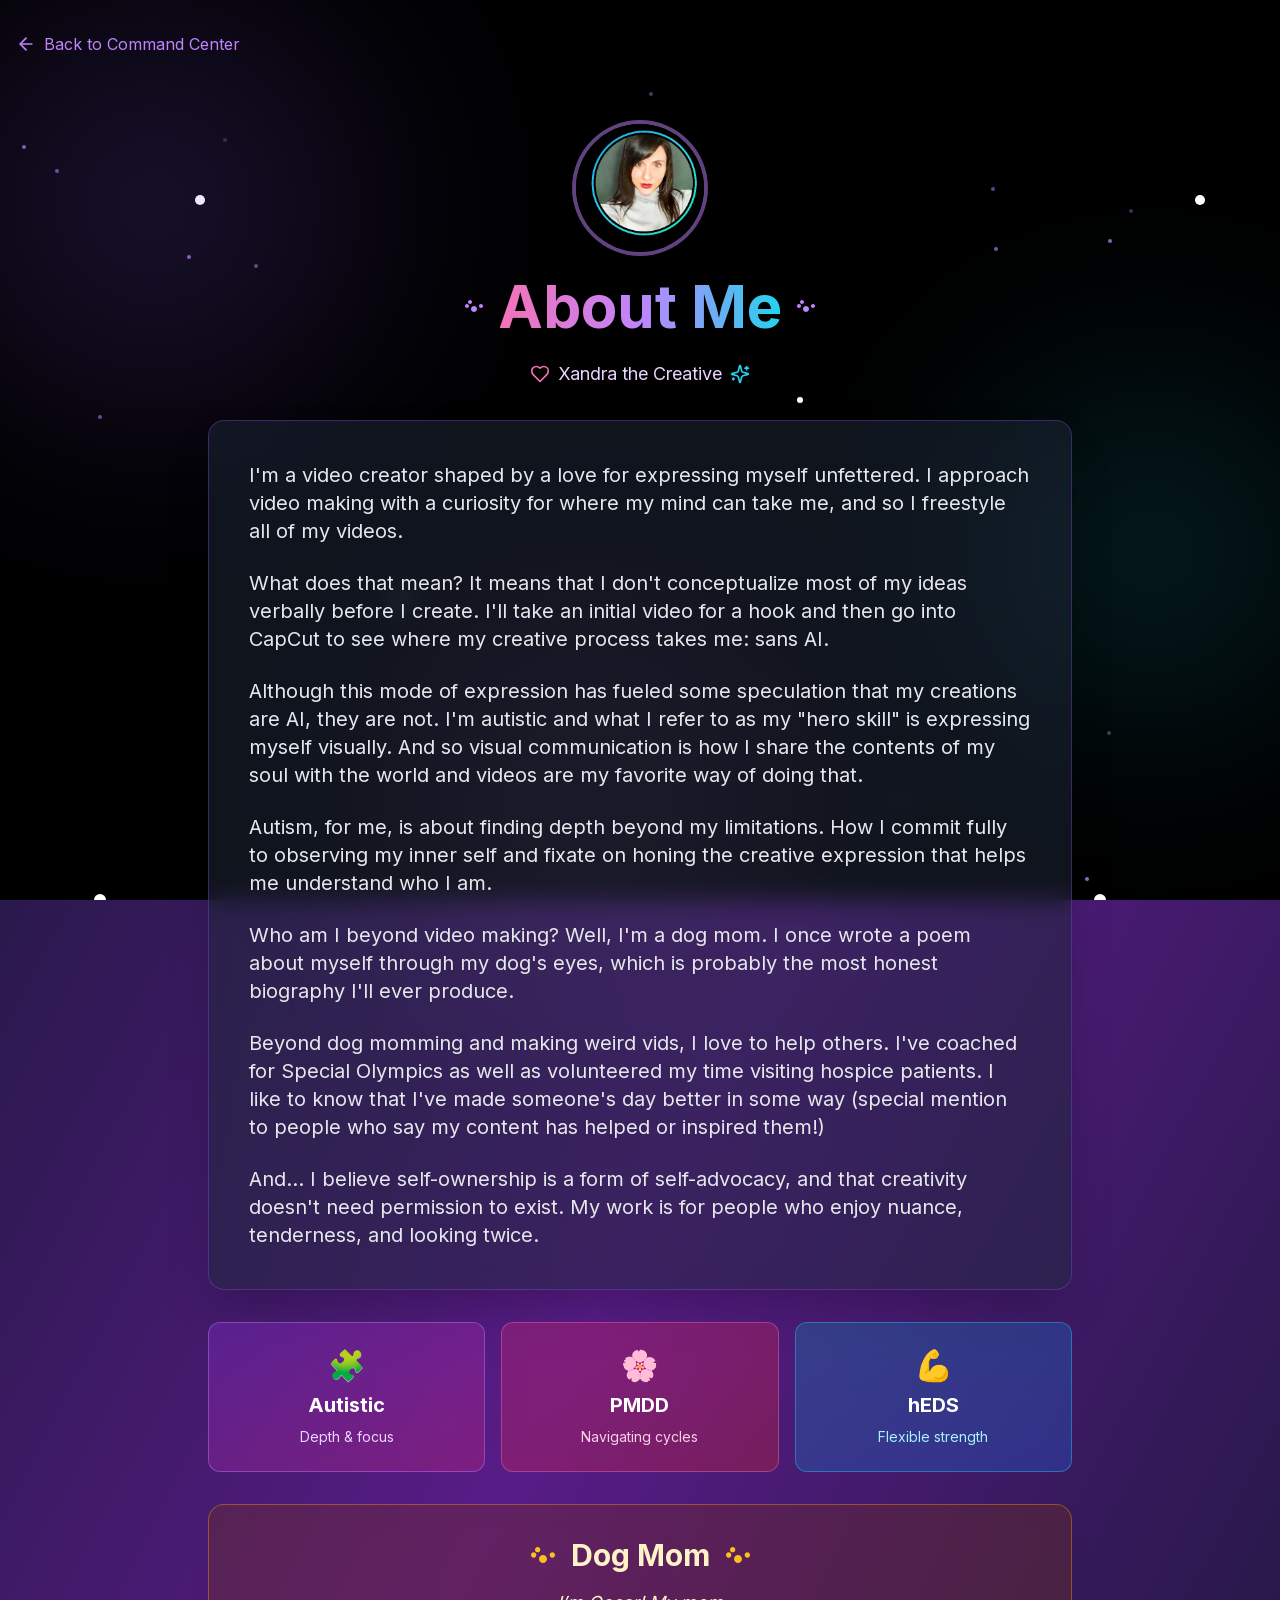
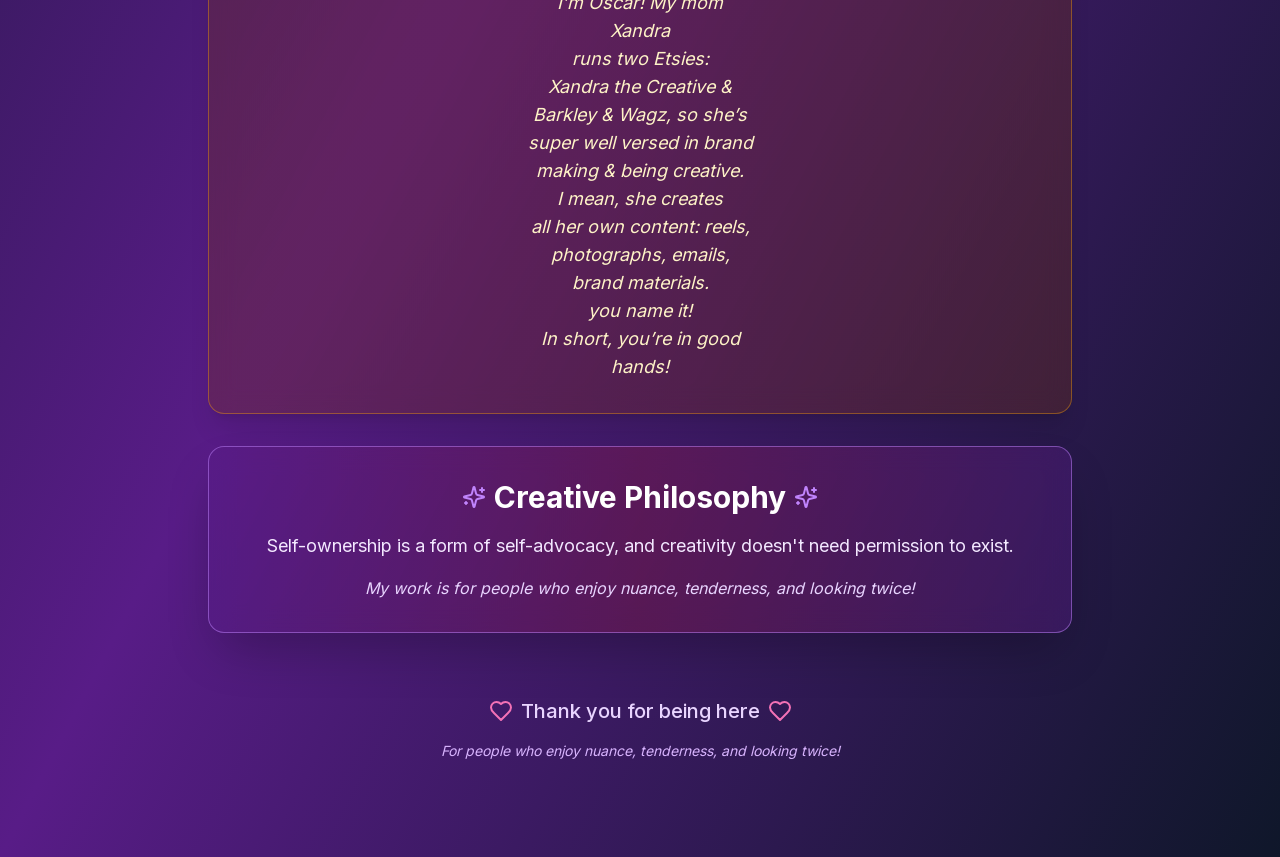
<file: about-me/index.html>
<!DOCTYPE html><html lang="en"><head><meta charSet="utf-8"/><meta name="viewport" content="width=device-width, initial-scale=1, maximum-scale=5"/><meta name="viewport" content="width=device-width, initial-scale=1"/><link rel="preload" href="/_next/static/media/e4af272ccee01ff0-s.p.woff2" as="font" crossorigin="" type="font/woff2"/><link rel="preload" as="image" href="/xandra-profile-photo.webp" fetchPriority="high"/><link rel="stylesheet" href="/_next/static/css/7cca8e2c5137bd71.css" data-precedence="next"/><link rel="stylesheet" href="/_next/static/css/a94c07f874876216.css" data-precedence="next"/><link rel="preload" as="script" fetchPriority="low" href="/_next/static/chunks/webpack-5ac105bef07c984d.js"/><script src="/_next/static/chunks/fd9d1056-9fc8eaf8066b0cef.js" async=""></script><script src="/_next/static/chunks/117-662235a3bb6b93bd.js" async=""></script><script src="/_next/static/chunks/main-app-2dcde4753ea0d175.js" async=""></script><script src="/_next/static/chunks/453-6d5850c1c86453cc.js" async=""></script><script src="/_next/static/chunks/529-d9ba7ed5d9180322.js" async=""></script><script src="/_next/static/chunks/app/about-me/page-be53d4632c51a805.js?v=galaxy17" async=""></script><script src="/_next/static/chunks/569-da91ac1c2a5b1afb.js" async=""></script><script src="/_next/static/chunks/app/error-d60b9935dab55b38.js" async=""></script><link rel="icon" href="/favicon.svg" type="image/svg+xml"/><link rel="apple-touch-icon" href="/xandra-profile-photo.webp" sizes="180x180"/><meta name="theme-color" content="#7c3aed"/><title>Xandra Creative - Cosmic Content Creator</title><meta name="description" content="Social media dashboard for Xandra the Creative - Track cosmic content across all dimensions"/><meta name="generator" content="v0.app"/><link rel="icon" href="/favicon.svg" type="image/svg+xml"/><link rel="apple-touch-icon" href="/xandra-profile-photo.webp" sizes="180x180" type="image/webp"/><meta name="next-size-adjust"/><script src="/_next/static/chunks/polyfills-42372ed130431b0a.js" noModule=""></script></head><body class="__className_f367f3"><div class="min-h-screen bg-gradient-to-br from-slate-900 via-purple-900 to-slate-900 relative overflow-hidden"><div class="fixed inset-0 overflow-hidden pointer-events-none"><div class="stars"></div></div><div class="container mx-auto px-4 py-8 min-h-screen flex flex-col relative z-10"><div class="mb-8"><a class="inline-flex items-center gap-2 text-purple-400 hover:text-purple-300 transition-colors" href="/"><svg xmlns="http://www.w3.org/2000/svg" width="24" height="24" viewBox="0 0 24 24" fill="none" stroke="currentColor" stroke-width="2" stroke-linecap="round" stroke-linejoin="round" class="lucide lucide-arrow-left w-5 h-5"><path d="m12 19-7-7 7-7"></path><path d="M19 12H5"></path></svg><span>Back to Command Center</span></a></div><div class="flex-1 flex flex-col items-center justify-start py-8"><div class="max-w-4xl w-full px-4 space-y-8"><div class="text-center space-y-6 shake-subtle"><div class="relative w-32 h-32 mx-auto ring-4 ring-purple-400/50 cosmic-glow rounded-full overflow-hidden"><img alt="Xandra the Creative" fetchPriority="high" width="128" height="128" decoding="async" data-nimg="1" class="object-cover" style="color:transparent" src="/xandra-profile-photo.webp"/></div><div class="flex items-center justify-center gap-3"><svg viewBox="0 0 24 24" fill="currentColor" class="w-6 h-6 text-purple-400" xmlns="http://www.w3.org/2000/svg"><path d="M12 18c-1.657 0-3-1.343-3-3s1.343-3 3-3 3 1.343 3 3-1.343 3-3 3zm-7-4c-1.105 0-2-.895-2-2s.895-2 2-2 2 .895 2 2-.895 2-2 2zm14 0c-1.105 0-2-.895-2-2s.895-2 2-2 2 .895 2 2-.895 2-2 2zM8 10c-1.105 0-2-.895-2-2s.895-2 2-2 2 .895 2 2-.895 2-2 2z"></path></svg><h1 class="text-4xl md:text-6xl font-bold bg-gradient-to-r from-pink-400 via-purple-400 to-cyan-400 bg-clip-text text-transparent">About Me</h1><svg viewBox="0 0 24 24" fill="currentColor" class="w-6 h-6 text-purple-400" xmlns="http://www.w3.org/2000/svg"><path d="M12 18c-1.657 0-3-1.343-3-3s1.343-3 3-3 3 1.343 3 3-1.343 3-3 3zm-7-4c-1.105 0-2-.895-2-2s.895-2 2-2 2 .895 2 2-.895 2-2 2zm14 0c-1.105 0-2-.895-2-2s.895-2 2-2 2 .895 2 2-.895 2-2 2zM8 10c-1.105 0-2-.895-2-2s.895-2 2-2 2 .895 2 2-.895 2-2 2z"></path></svg></div><div class="flex items-center justify-center gap-2 text-purple-200 text-lg"><svg xmlns="http://www.w3.org/2000/svg" width="24" height="24" viewBox="0 0 24 24" fill="none" stroke="currentColor" stroke-width="2" stroke-linecap="round" stroke-linejoin="round" class="lucide lucide-heart w-5 h-5 text-pink-400"><path d="M19 14c1.49-1.46 3-3.21 3-5.5A5.5 5.5 0 0 0 16.5 3c-1.76 0-3 .5-4.5 2-1.5-1.5-2.74-2-4.5-2A5.5 5.5 0 0 0 2 8.5c0 2.3 1.5 4.05 3 5.5l7 7Z"></path></svg><span>Xandra the Creative</span><svg xmlns="http://www.w3.org/2000/svg" width="24" height="24" viewBox="0 0 24 24" fill="none" stroke="currentColor" stroke-width="2" stroke-linecap="round" stroke-linejoin="round" class="lucide lucide-sparkles w-5 h-5 text-cyan-400"><path d="M9.937 15.5A2 2 0 0 0 8.5 14.063l-6.135-1.582a.5.5 0 0 1 0-.962L8.5 9.936A2 2 0 0 0 9.937 8.5l1.582-6.135a.5.5 0 0 1 .963 0L14.063 8.5A2 2 0 0 0 15.5 9.937l6.135 1.581a.5.5 0 0 1 0 .964L15.5 14.063a2 2 0 0 0-1.437 1.437l-1.582 6.135a.5.5 0 0 1-.963 0z"></path><path d="M20 3v4"></path><path d="M22 5h-4"></path><path d="M4 17v2"></path><path d="M5 18H3"></path></svg></div></div><div class="p-8 md:p-10 bg-slate-800/50 backdrop-blur-md border border-purple-500/30 rounded-2xl shadow-2xl cosmic-glow space-y-6"><p class="text-lg md:text-xl text-gray-200 leading-relaxed text-pretty">I'm a video creator shaped by a love for expressing myself unfettered. I approach video making with a curiosity for where my mind can take me, and so I freestyle all of my videos.</p><p class="text-lg md:text-xl text-gray-200 leading-relaxed text-pretty">What does that mean? It means that I don't conceptualize most of my ideas verbally before I create. I'll take an initial video for a hook and then go into CapCut to see where my creative process takes me: sans AI.</p><p class="text-lg md:text-xl text-gray-200 leading-relaxed text-pretty">Although this mode of expression has fueled some speculation that my creations are AI, they are not. I'm autistic and what I refer to as my "hero skill" is expressing myself visually. And so visual communication is how I share the contents of my soul with the world and videos are my favorite way of doing that.</p><p class="text-lg md:text-xl text-gray-200 leading-relaxed text-pretty">Autism, for me, is about finding depth beyond my limitations. How I commit fully to observing my inner self and fixate on honing the creative expression that helps me understand who I am.</p><p class="text-lg md:text-xl text-gray-200 leading-relaxed text-pretty">Who am I beyond video making? Well, I'm a dog mom. I once wrote a poem about myself through my dog's eyes, which is probably the most honest biography I'll ever produce.</p><p class="text-lg md:text-xl text-gray-200 leading-relaxed text-pretty">Beyond dog momming and making weird vids, I love to help others. I've coached for Special Olympics as well as volunteered my time visiting hospice patients. I like to know that I've made someone's day better in some way (special mention to people who say my content has helped or inspired them!)</p><p class="text-lg md:text-xl text-gray-200 leading-relaxed text-pretty">And… I believe self-ownership is a form of self-advocacy, and that creativity doesn't need permission to exist. My work is for people who enjoy nuance, tenderness, and looking twice.</p></div><div class="grid grid-cols-1 md:grid-cols-3 gap-4"><div class="p-6 bg-gradient-to-br from-purple-600/30 to-pink-600/30 backdrop-blur-md border border-purple-400/40 rounded-xl text-center space-y-2 transform hover:scale-105 transition-all duration-300 cosmic-glow"><div class="text-3xl">🧩</div><h3 class="text-xl font-bold text-white">Autistic</h3><p class="text-sm text-purple-200">Depth &amp; focus</p></div><div class="p-6 bg-gradient-to-br from-pink-600/30 to-red-600/30 backdrop-blur-md border border-pink-400/40 rounded-xl text-center space-y-2 transform hover:scale-105 transition-all duration-300 cosmic-glow"><div class="text-3xl">🌸</div><h3 class="text-xl font-bold text-white">PMDD</h3><p class="text-sm text-pink-200">Navigating cycles</p></div><div class="p-6 bg-gradient-to-br from-cyan-600/30 to-blue-600/30 backdrop-blur-md border border-cyan-400/40 rounded-xl text-center space-y-2 transform hover:scale-105 transition-all duration-300 cosmic-glow"><div class="text-3xl">💪</div><h3 class="text-xl font-bold text-white">hEDS</h3><p class="text-sm text-cyan-200">Flexible strength</p></div></div><div class="p-8 bg-gradient-to-r from-amber-900/30 via-orange-900/30 to-amber-900/30 backdrop-blur-md border border-amber-500/40 rounded-2xl shadow-xl space-y-4"><div class="flex items-center justify-center gap-3"><svg viewBox="0 0 24 24" fill="currentColor" class="w-8 h-8 text-amber-400" xmlns="http://www.w3.org/2000/svg"><path d="M12 18c-1.657 0-3-1.343-3-3s1.343-3 3-3 3 1.343 3 3-1.343 3-3 3zm-7-4c-1.105 0-2-.895-2-2s.895-2 2-2 2 .895 2 2-.895 2-2 2zm14 0c-1.105 0-2-.895-2-2s.895-2 2-2 2 .895 2 2-.895 2-2 2zM8 10c-1.105 0-2-.895-2-2s.895-2 2-2 2 .895 2 2-.895 2-2 2z"></path></svg><h2 class="text-2xl md:text-3xl font-bold text-amber-100">Dog Mom</h2><svg viewBox="0 0 24 24" fill="currentColor" class="w-8 h-8 text-amber-400" xmlns="http://www.w3.org/2000/svg"><path d="M12 18c-1.657 0-3-1.343-3-3s1.343-3 3-3 3 1.343 3 3-1.343 3-3 3zm-7-4c-1.105 0-2-.895-2-2s.895-2 2-2 2 .895 2 2-.895 2-2 2zm14 0c-1.105 0-2-.895-2-2s.895-2 2-2 2 .895 2 2-.895 2-2 2zM8 10c-1.105 0-2-.895-2-2s.895-2 2-2 2 .895 2 2-.895 2-2 2z"></path></svg></div><p class="text-center text-lg text-amber-100 italic" style="white-space:pre-line">I’m Oscar! My mom
Xandra
runs two Etsies:
Xandra the Creative &amp;
Barkley &amp; Wagz, so she’s
super well versed in brand
making &amp; being creative.
I mean, she creates
all her own content: reels,
photographs, emails,
brand materials.
you name it!
In short, you’re in good
hands!</p></div><div class="p-8 bg-gradient-to-r from-purple-900/40 via-pink-900/40 to-purple-900/40 backdrop-blur-md border border-purple-400/50 rounded-2xl shadow-2xl space-y-4 cosmic-glow"><div class="flex items-center justify-center gap-2"><svg xmlns="http://www.w3.org/2000/svg" width="24" height="24" viewBox="0 0 24 24" fill="none" stroke="currentColor" stroke-width="2" stroke-linecap="round" stroke-linejoin="round" class="lucide lucide-sparkles w-6 h-6 text-purple-400 animate-pulse"><path d="M9.937 15.5A2 2 0 0 0 8.5 14.063l-6.135-1.582a.5.5 0 0 1 0-.962L8.5 9.936A2 2 0 0 0 9.937 8.5l1.582-6.135a.5.5 0 0 1 .963 0L14.063 8.5A2 2 0 0 0 15.5 9.937l6.135 1.581a.5.5 0 0 1 0 .964L15.5 14.063a2 2 0 0 0-1.437 1.437l-1.582 6.135a.5.5 0 0 1-.963 0z"></path><path d="M20 3v4"></path><path d="M22 5h-4"></path><path d="M4 17v2"></path><path d="M5 18H3"></path></svg><h2 class="text-2xl md:text-3xl font-bold text-white text-center">Creative Philosophy</h2><svg xmlns="http://www.w3.org/2000/svg" width="24" height="24" viewBox="0 0 24 24" fill="none" stroke="currentColor" stroke-width="2" stroke-linecap="round" stroke-linejoin="round" class="lucide lucide-sparkles w-6 h-6 text-purple-400 animate-pulse"><path d="M9.937 15.5A2 2 0 0 0 8.5 14.063l-6.135-1.582a.5.5 0 0 1 0-.962L8.5 9.936A2 2 0 0 0 9.937 8.5l1.582-6.135a.5.5 0 0 1 .963 0L14.063 8.5A2 2 0 0 0 15.5 9.937l6.135 1.581a.5.5 0 0 1 0 .964L15.5 14.063a2 2 0 0 0-1.437 1.437l-1.582 6.135a.5.5 0 0 1-.963 0z"></path><path d="M20 3v4"></path><path d="M22 5h-4"></path><path d="M4 17v2"></path><path d="M5 18H3"></path></svg></div><p class="text-lg text-center text-purple-100 leading-relaxed">Self-ownership is a form of self-advocacy, and creativity doesn&#x27;t need permission to exist.</p><p class="text-base text-center text-purple-200 italic">My work is for people who enjoy nuance, tenderness, and looking twice!</p></div><div class="text-center py-8 space-y-4"><div class="flex items-center justify-center gap-2"><svg xmlns="http://www.w3.org/2000/svg" width="24" height="24" viewBox="0 0 24 24" fill="none" stroke="currentColor" stroke-width="2" stroke-linecap="round" stroke-linejoin="round" class="lucide lucide-heart w-6 h-6 text-pink-400 animate-pulse"><path d="M19 14c1.49-1.46 3-3.21 3-5.5A5.5 5.5 0 0 0 16.5 3c-1.76 0-3 .5-4.5 2-1.5-1.5-2.74-2-4.5-2A5.5 5.5 0 0 0 2 8.5c0 2.3 1.5 4.05 3 5.5l7 7Z"></path></svg><p class="text-xl text-purple-200 font-medium">Thank you for being here</p><svg xmlns="http://www.w3.org/2000/svg" width="24" height="24" viewBox="0 0 24 24" fill="none" stroke="currentColor" stroke-width="2" stroke-linecap="round" stroke-linejoin="round" class="lucide lucide-heart w-6 h-6 text-pink-400 animate-pulse"><path d="M19 14c1.49-1.46 3-3.21 3-5.5A5.5 5.5 0 0 0 16.5 3c-1.76 0-3 .5-4.5 2-1.5-1.5-2.74-2-4.5-2A5.5 5.5 0 0 0 2 8.5c0 2.3 1.5 4.05 3 5.5l7 7Z"></path></svg></div><p class="text-sm text-purple-300 italic">For people who enjoy nuance, tenderness, and looking twice!</p></div></div></div></div><div class="fixed inset-0 pointer-events-none"><div class="absolute w-1 h-1 bg-purple-400 rounded-full animate-twinkle" style="left:86.46907725832891%;top:81.21171781028332%;animation-delay:2.110804671393552s;opacity:0.3819303902982439"></div><div class="absolute w-1 h-1 bg-purple-400 rounded-full animate-twinkle" style="left:70.08459916874399%;top:92.28409616229352%;animation-delay:1.2975573045060127s;opacity:0.5613018581541659"></div><div class="absolute w-1 h-1 bg-purple-400 rounded-full animate-twinkle" style="left:48.82100263593057%;top:52.27807029298117%;animation-delay:2.48183232579137s;opacity:0.3342366529685852"></div><div class="absolute w-1 h-1 bg-purple-400 rounded-full animate-twinkle" style="left:88.17818216963205%;top:23.182414641441994%;animation-delay:0.9055490227918774s;opacity:0.34537818062136144"></div><div class="absolute w-1 h-1 bg-purple-400 rounded-full animate-twinkle" style="left:80.82236934691267%;top:76.07817883298635%;animation-delay:2.650263165138786s;opacity:0.2690935068644117"></div><div class="absolute w-1 h-1 bg-purple-400 rounded-full animate-twinkle" style="left:20.09420153584327%;top:96.917520001079%;animation-delay:1.0894931288076015s;opacity:0.7747115840677519"></div><div class="absolute w-1 h-1 bg-purple-400 rounded-full animate-twinkle" style="left:77.6332191861709%;top:27.43646454559565%;animation-delay:1.4407739561744157s;opacity:0.6501172295097544"></div><div class="absolute w-1 h-1 bg-purple-400 rounded-full animate-twinkle" style="left:1.7468541173785601%;top:16.099714360351935%;animation-delay:1.4739744596190574s;opacity:0.6856129127805424"></div><div class="absolute w-1 h-1 bg-purple-400 rounded-full animate-twinkle" style="left:28.730070380384486%;top:93.34064015685281%;animation-delay:0.15447974156520994s;opacity:0.31072357656731786"></div><div class="absolute w-1 h-1 bg-purple-400 rounded-full animate-twinkle" style="left:36.791795316924826%;top:89.7751996644749%;animation-delay:1.9936244737689077s;opacity:0.6548658528938227"></div><div class="absolute w-1 h-1 bg-purple-400 rounded-full animate-twinkle" style="left:46.85874134182995%;top:95.6431896074273%;animation-delay:1.335377078785561s;opacity:0.47651307158699596"></div><div class="absolute w-1 h-1 bg-purple-400 rounded-full animate-twinkle" style="left:32.56194998149815%;top:85.13799902672186%;animation-delay:1.7879026191012328s;opacity:0.5696521660749239"></div><div class="absolute w-1 h-1 bg-purple-400 rounded-full animate-twinkle" style="left:14.608849596794048%;top:28.382205240088233%;animation-delay:0.2056487150407873s;opacity:0.6986257710333286"></div><div class="absolute w-1 h-1 bg-purple-400 rounded-full animate-twinkle" style="left:68.025140980873%;top:53.70399895482569%;animation-delay:1.9056728562660727s;opacity:0.7811813254226814"></div><div class="absolute w-1 h-1 bg-purple-400 rounded-full animate-twinkle" style="left:50.72417057759648%;top:10.24028566130395%;animation-delay:2.715237910443956s;opacity:0.3936979544707192"></div><div class="absolute w-1 h-1 bg-purple-400 rounded-full animate-twinkle" style="left:33.87361632786605%;top:79.52425254162783%;animation-delay:1.0799631192895334s;opacity:0.5766621981844383"></div><div class="absolute w-1 h-1 bg-purple-400 rounded-full animate-twinkle" style="left:62.12059647037296%;top:80.01491229125403%;animation-delay:0.18260420337679917s;opacity:0.5927229924493196"></div><div class="absolute w-1 h-1 bg-purple-400 rounded-full animate-twinkle" style="left:7.686456838552491%;top:46.14778468412919%;animation-delay:0.943746044800525s;opacity:0.5484418889509604"></div><div class="absolute w-1 h-1 bg-purple-400 rounded-full animate-twinkle" style="left:61.13394911581873%;top:77.27141147389067%;animation-delay:1.4312196273030637s;opacity:0.5236310632600136"></div><div class="absolute w-1 h-1 bg-purple-400 rounded-full animate-twinkle" style="left:84.79106617824658%;top:97.48198588066177%;animation-delay:1.7090008351266461s;opacity:0.7940660655086491"></div><div class="absolute w-1 h-1 bg-purple-400 rounded-full animate-twinkle" style="left:60.448061959574616%;top:75.30865254858716%;animation-delay:0.5392010646809506s;opacity:0.4239508408867394"></div><div class="absolute w-1 h-1 bg-purple-400 rounded-full animate-twinkle" style="left:53.93965223842845%;top:24.041985351648275%;animation-delay:0.5389625798796689s;opacity:0.3338932391211891"></div><div class="absolute w-1 h-1 bg-purple-400 rounded-full animate-twinkle" style="left:4.2815937734425935%;top:18.751645266507566%;animation-delay:0.5846132194996445s;opacity:0.5845351921257771"></div><div class="absolute w-1 h-1 bg-purple-400 rounded-full animate-twinkle" style="left:38.349854567572365%;top:93.74954894926613%;animation-delay:1.482462984501862s;opacity:0.4081039277022505"></div><div class="absolute w-1 h-1 bg-purple-400 rounded-full animate-twinkle" style="left:67.19486165354334%;top:72.62765528350053%;animation-delay:0.30660583789240436s;opacity:0.33534445310479977"></div><div class="absolute w-1 h-1 bg-purple-400 rounded-full animate-twinkle" style="left:53.093989402519256%;top:85.52444449842918%;animation-delay:0.9121173855053775s;opacity:0.4603269793683947"></div><div class="absolute w-1 h-1 bg-purple-400 rounded-full animate-twinkle" style="left:86.54617067837998%;top:26.552843367553123%;animation-delay:2.2293248627721334s;opacity:0.7197056145788132"></div><div class="absolute w-1 h-1 bg-purple-400 rounded-full animate-twinkle" style="left:17.428532946389485%;top:15.344653576992972%;animation-delay:0.8164956473837666s;opacity:0.2544301362335207"></div><div class="absolute w-1 h-1 bg-purple-400 rounded-full animate-twinkle" style="left:19.825153068282454%;top:29.34848586308192%;animation-delay:0.6783600747718836s;opacity:0.5196478590263499"></div><div class="absolute w-1 h-1 bg-purple-400 rounded-full animate-twinkle" style="left:77.45651564485986%;top:20.737403409594023%;animation-delay:2.8434104947191168s;opacity:0.5151974146646959"></div></div></div><script src="/_next/static/chunks/webpack-5ac105bef07c984d.js" async=""></script><script>(self.__next_f=self.__next_f||[]).push([0]);self.__next_f.push([2,null])</script><script>self.__next_f.push([1,"1:HL[\"/_next/static/media/e4af272ccee01ff0-s.p.woff2\",\"font\",{\"crossOrigin\":\"\",\"type\":\"font/woff2\"}]\n2:HL[\"/_next/static/css/7cca8e2c5137bd71.css\",\"style\"]\n3:HL[\"/_next/static/css/a94c07f874876216.css\",\"style\"]\n"])</script><script>self.__next_f.push([1,"4:I[2846,[],\"\"]\n6:I[9107,[],\"ClientPageRoot\"]\n7:I[8539,[\"453\",\"static/chunks/453-6d5850c1c86453cc.js\",\"529\",\"static/chunks/529-d9ba7ed5d9180322.js\",\"669\",\"static/chunks/app/about-me/page-be53d4632c51a805.js?v=galaxy17\"],\"default\",1]\n8:I[4707,[],\"\"]\n9:I[6423,[],\"\"]\na:I[8684,[\"569\",\"static/chunks/569-da91ac1c2a5b1afb.js\",\"601\",\"static/chunks/app/error-d60b9935dab55b38.js\"],\"default\"]\nc:I[1060,[],\"\"]\nd:[]\n"])</script><script>self.__next_f.push([1,"0:[\"$\",\"$L4\",null,{\"buildId\":\"qSXWykwqWRH0WumCtMt-5\",\"assetPrefix\":\"\",\"urlParts\":[\"\",\"about-me\"],\"initialTree\":[\"\",{\"children\":[\"about-me\",{\"children\":[\"__PAGE__\",{}]}]},\"$undefined\",\"$undefined\",true],\"initialSeedData\":[\"\",{\"children\":[\"about-me\",{\"children\":[\"__PAGE__\",{},[[\"$L5\",[\"$\",\"$L6\",null,{\"props\":{\"params\":{},\"searchParams\":{}},\"Component\":\"$7\"}],null],null],null]},[null,[\"$\",\"$L8\",null,{\"parallelRouterKey\":\"children\",\"segmentPath\":[\"children\",\"about-me\",\"children\"],\"error\":\"$undefined\",\"errorStyles\":\"$undefined\",\"errorScripts\":\"$undefined\",\"template\":[\"$\",\"$L9\",null,{}],\"templateStyles\":\"$undefined\",\"templateScripts\":\"$undefined\",\"notFound\":\"$undefined\",\"notFoundStyles\":\"$undefined\"}]],null]},[[[[\"$\",\"link\",\"0\",{\"rel\":\"stylesheet\",\"href\":\"/_next/static/css/7cca8e2c5137bd71.css\",\"precedence\":\"next\",\"crossOrigin\":\"$undefined\"}],[\"$\",\"link\",\"1\",{\"rel\":\"stylesheet\",\"href\":\"/_next/static/css/a94c07f874876216.css\",\"precedence\":\"next\",\"crossOrigin\":\"$undefined\"}]],[\"$\",\"html\",null,{\"lang\":\"en\",\"children\":[[\"$\",\"head\",null,{\"children\":[[\"$\",\"link\",null,{\"rel\":\"icon\",\"href\":\"/favicon.svg\",\"type\":\"image/svg+xml\"}],[\"$\",\"link\",null,{\"rel\":\"apple-touch-icon\",\"href\":\"/xandra-profile-photo.webp\",\"sizes\":\"180x180\"}],[\"$\",\"meta\",null,{\"name\":\"theme-color\",\"content\":\"#7c3aed\"}],[\"$\",\"meta\",null,{\"name\":\"viewport\",\"content\":\"width=device-width, initial-scale=1, maximum-scale=5\"}]]}],[\"$\",\"body\",null,{\"className\":\"__className_f367f3\",\"children\":[\"$\",\"$L8\",null,{\"parallelRouterKey\":\"children\",\"segmentPath\":[\"children\"],\"error\":\"$a\",\"errorStyles\":[],\"errorScripts\":[],\"template\":[\"$\",\"$L9\",null,{}],\"templateStyles\":\"$undefined\",\"templateScripts\":\"$undefined\",\"notFound\":[[\"$\",\"title\",null,{\"children\":\"404: This page could not be found.\"}],[\"$\",\"div\",null,{\"style\":{\"fontFamily\":\"system-ui,\\\"Segoe UI\\\",Roboto,Helvetica,Arial,sans-serif,\\\"Apple Color Emoji\\\",\\\"Segoe UI Emoji\\\"\",\"height\":\"100vh\",\"textAlign\":\"center\",\"display\":\"flex\",\"flexDirection\":\"column\",\"alignItems\":\"center\",\"justifyContent\":\"center\"},\"children\":[\"$\",\"div\",null,{\"children\":[[\"$\",\"style\",null,{\"dangerouslySetInnerHTML\":{\"__html\":\"body{color:#000;background:#fff;margin:0}.next-error-h1{border-right:1px solid rgba(0,0,0,.3)}@media (prefers-color-scheme:dark){body{color:#fff;background:#000}.next-error-h1{border-right:1px solid rgba(255,255,255,.3)}}\"}}],[\"$\",\"h1\",null,{\"className\":\"next-error-h1\",\"style\":{\"display\":\"inline-block\",\"margin\":\"0 20px 0 0\",\"padding\":\"0 23px 0 0\",\"fontSize\":24,\"fontWeight\":500,\"verticalAlign\":\"top\",\"lineHeight\":\"49px\"},\"children\":\"404\"}],[\"$\",\"div\",null,{\"style\":{\"display\":\"inline-block\"},\"children\":[\"$\",\"h2\",null,{\"style\":{\"fontSize\":14,\"fontWeight\":400,\"lineHeight\":\"49px\",\"margin\":0},\"children\":\"This page could not be found.\"}]}]]}]}]],\"notFoundStyles\":[]}]}]]}]],null],null],\"couldBeIntercepted\":false,\"initialHead\":[null,\"$Lb\"],\"globalErrorComponent\":\"$c\",\"missingSlots\":\"$Wd\"}]\n"])</script><script>self.__next_f.push([1,"b:[[\"$\",\"meta\",\"0\",{\"name\":\"viewport\",\"content\":\"width=device-width, initial-scale=1\"}],[\"$\",\"meta\",\"1\",{\"charSet\":\"utf-8\"}],[\"$\",\"title\",\"2\",{\"children\":\"Xandra Creative - Cosmic Content Creator\"}],[\"$\",\"meta\",\"3\",{\"name\":\"description\",\"content\":\"Social media dashboard for Xandra the Creative - Track cosmic content across all dimensions\"}],[\"$\",\"meta\",\"4\",{\"name\":\"generator\",\"content\":\"v0.app\"}],[\"$\",\"link\",\"5\",{\"rel\":\"icon\",\"href\":\"/favicon.svg\",\"type\":\"image/svg+xml\"}],[\"$\",\"link\",\"6\",{\"rel\":\"apple-touch-icon\",\"href\":\"/xandra-profile-photo.webp\",\"sizes\":\"180x180\",\"type\":\"image/webp\"}],[\"$\",\"meta\",\"7\",{\"name\":\"next-size-adjust\"}]]\n5:null\n"])</script></body></html>
</file>
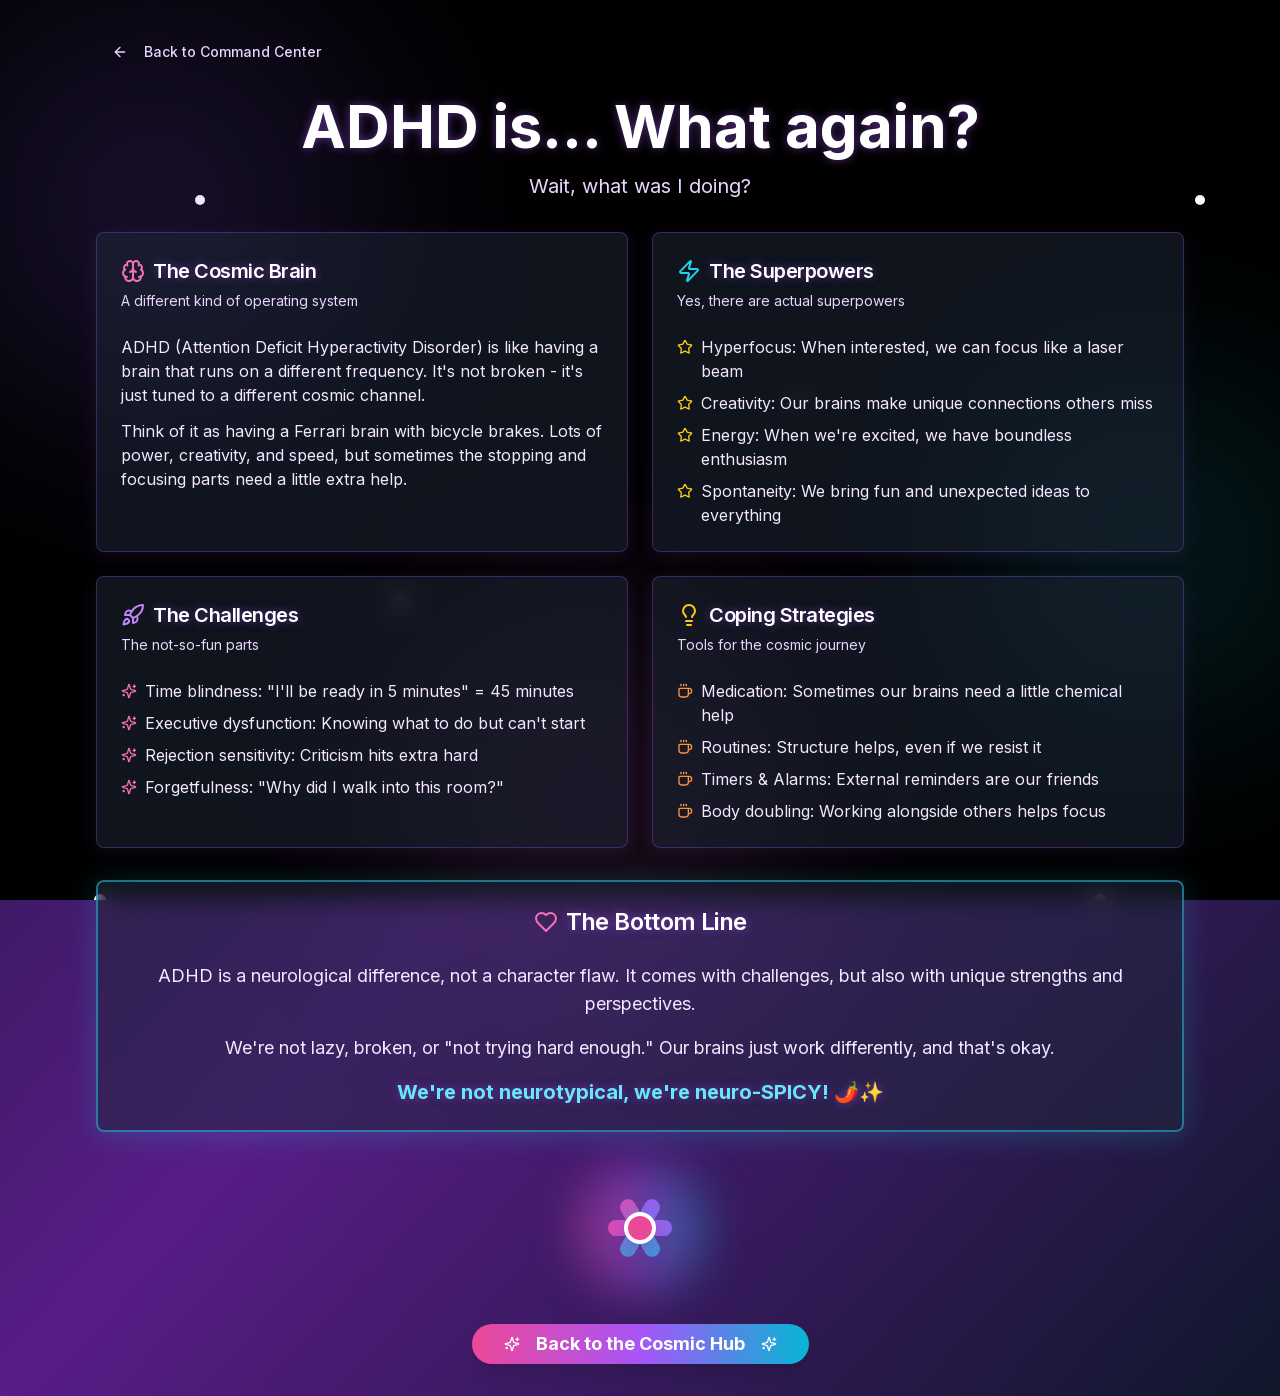
<file: adhd-is-what-again/index.html>
<!DOCTYPE html><html lang="en"><head><meta charSet="utf-8"/><meta name="viewport" content="width=device-width, initial-scale=1, maximum-scale=5"/><meta name="viewport" content="width=device-width, initial-scale=1"/><link rel="preload" href="/_next/static/media/e4af272ccee01ff0-s.p.woff2" as="font" crossorigin="" type="font/woff2"/><link rel="stylesheet" href="/_next/static/css/7cca8e2c5137bd71.css" data-precedence="next"/><link rel="stylesheet" href="/_next/static/css/a94c07f874876216.css" data-precedence="next"/><link rel="preload" as="script" fetchPriority="low" href="/_next/static/chunks/webpack-5ac105bef07c984d.js"/><script src="/_next/static/chunks/fd9d1056-9fc8eaf8066b0cef.js" async=""></script><script src="/_next/static/chunks/117-662235a3bb6b93bd.js" async=""></script><script src="/_next/static/chunks/main-app-2dcde4753ea0d175.js" async=""></script><script src="/_next/static/chunks/569-da91ac1c2a5b1afb.js" async=""></script><script src="/_next/static/chunks/453-6d5850c1c86453cc.js" async=""></script><script src="/_next/static/chunks/app/adhd-is-what-again/page-401fa6c40becc855.js?v=galaxy17" async=""></script><script src="/_next/static/chunks/app/error-d60b9935dab55b38.js" async=""></script><link rel="icon" href="/favicon.svg" type="image/svg+xml"/><link rel="apple-touch-icon" href="/xandra-profile-photo.webp" sizes="180x180"/><meta name="theme-color" content="#7c3aed"/><title>Xandra Creative - Cosmic Content Creator</title><meta name="description" content="Social media dashboard for Xandra the Creative - Track cosmic content across all dimensions"/><meta name="generator" content="v0.app"/><link rel="icon" href="/favicon.svg" type="image/svg+xml"/><link rel="apple-touch-icon" href="/xandra-profile-photo.webp" sizes="180x180" type="image/webp"/><meta name="next-size-adjust"/><script src="/_next/static/chunks/polyfills-42372ed130431b0a.js" noModule=""></script></head><body class="__className_f367f3"><div class="min-h-screen bg-gradient-to-br from-slate-900 via-purple-900 to-slate-900 relative overflow-hidden"><div class="fixed inset-0 overflow-hidden pointer-events-none"><div class="stars"></div></div><div class="relative z-10 p-4 lg:p-8 max-w-6xl mx-auto"><a href="/"><button class="inline-flex items-center justify-center gap-2 whitespace-nowrap rounded-md text-sm font-medium ring-offset-background transition-colors focus-visible:outline-none focus-visible:ring-2 focus-visible:ring-ring focus-visible:ring-offset-2 disabled:pointer-events-none disabled:opacity-50 [&amp;_svg]:pointer-events-none [&amp;_svg]:size-4 [&amp;_svg]:shrink-0 hover:bg-accent h-10 px-4 py-2 mb-6 cosmic-button text-purple-200 hover:text-white"><svg xmlns="http://www.w3.org/2000/svg" width="24" height="24" viewBox="0 0 24 24" fill="none" stroke="currentColor" stroke-width="2" stroke-linecap="round" stroke-linejoin="round" class="lucide lucide-arrow-left w-4 h-4 mr-2"><path d="m12 19-7-7 7-7"></path><path d="M19 12H5"></path></svg>Back to Command Center</button></a><div class="text-center mb-8 shake-subtle"><h1 class="text-4xl lg:text-6xl font-bold mb-4 text-white cosmic-text">ADHD is... What again?</h1><p class="text-xl text-purple-200 animate-pulse">Wait, what was I doing?</p></div><div class="grid grid-cols-1 md:grid-cols-2 gap-6 mb-8"><div class="rounded-lg border bg-card text-card-foreground shadow-sm cosmic-card shake-gentle"><div class="flex flex-col space-y-1.5 p-6"><div class="font-semibold tracking-tight text-xl text-white cosmic-text flex items-center gap-2"><svg xmlns="http://www.w3.org/2000/svg" width="24" height="24" viewBox="0 0 24 24" fill="none" stroke="currentColor" stroke-width="2" stroke-linecap="round" stroke-linejoin="round" class="lucide lucide-brain w-6 h-6 text-pink-400 cosmic-pulse"><path d="M12 5a3 3 0 1 0-5.997.125 4 4 0 0 0-2.526 5.77 4 4 0 0 0 .556 6.588A4 4 0 1 0 12 18Z"></path><path d="M12 5a3 3 0 1 1 5.997.125 4 4 0 0 1 2.526 5.77 4 4 0 0 1-.556 6.588A4 4 0 1 1 12 18Z"></path><path d="M15 13a4.5 4.5 0 0 1-3-4 4.5 4.5 0 0 1-3 4"></path><path d="M17.599 6.5a3 3 0 0 0 .399-1.375"></path><path d="M6.003 5.125A3 3 0 0 0 6.401 6.5"></path><path d="M3.477 10.896a4 4 0 0 1 .585-.396"></path><path d="M19.938 10.5a4 4 0 0 1 .585.396"></path><path d="M6 18a4 4 0 0 1-1.967-.516"></path><path d="M19.967 17.484A4 4 0 0 1 18 18"></path></svg>The Cosmic Brain</div><div class="text-sm text-purple-200">A different kind of operating system</div></div><div class="p-6 pt-0 space-y-3 text-purple-100"><p>ADHD (Attention Deficit Hyperactivity Disorder) is like having a brain that runs on a different frequency. It&#x27;s not broken - it&#x27;s just tuned to a different cosmic channel.</p><p>Think of it as having a Ferrari brain with bicycle brakes. Lots of power, creativity, and speed, but sometimes the stopping and focusing parts need a little extra help.</p></div></div><div class="rounded-lg border bg-card text-card-foreground shadow-sm cosmic-card shake-gentle"><div class="flex flex-col space-y-1.5 p-6"><div class="font-semibold tracking-tight text-xl text-white cosmic-text flex items-center gap-2"><svg xmlns="http://www.w3.org/2000/svg" width="24" height="24" viewBox="0 0 24 24" fill="none" stroke="currentColor" stroke-width="2" stroke-linecap="round" stroke-linejoin="round" class="lucide lucide-zap w-6 h-6 text-cyan-400 cosmic-pulse"><path d="M4 14a1 1 0 0 1-.78-1.63l9.9-10.2a.5.5 0 0 1 .86.46l-1.92 6.02A1 1 0 0 0 13 10h7a1 1 0 0 1 .78 1.63l-9.9 10.2a.5.5 0 0 1-.86-.46l1.92-6.02A1 1 0 0 0 11 14z"></path></svg>The Superpowers</div><div class="text-sm text-purple-200">Yes, there are actual superpowers</div></div><div class="p-6 pt-0 space-y-2 text-purple-100"><div class="flex items-start gap-2"><svg xmlns="http://www.w3.org/2000/svg" width="24" height="24" viewBox="0 0 24 24" fill="none" stroke="currentColor" stroke-width="2" stroke-linecap="round" stroke-linejoin="round" class="lucide lucide-star w-4 h-4 text-yellow-400 mt-1 flex-shrink-0"><path d="M11.525 2.295a.53.53 0 0 1 .95 0l2.31 4.679a2.123 2.123 0 0 0 1.595 1.16l5.166.756a.53.53 0 0 1 .294.904l-3.736 3.638a2.123 2.123 0 0 0-.611 1.878l.882 5.14a.53.53 0 0 1-.771.56l-4.618-2.428a2.122 2.122 0 0 0-1.973 0L6.396 21.01a.53.53 0 0 1-.77-.56l.881-5.139a2.122 2.122 0 0 0-.611-1.879L2.16 9.795a.53.53 0 0 1 .294-.906l5.165-.755a2.122 2.122 0 0 0 1.597-1.16z"></path></svg><p>Hyperfocus: When interested, we can focus like a laser beam</p></div><div class="flex items-start gap-2"><svg xmlns="http://www.w3.org/2000/svg" width="24" height="24" viewBox="0 0 24 24" fill="none" stroke="currentColor" stroke-width="2" stroke-linecap="round" stroke-linejoin="round" class="lucide lucide-star w-4 h-4 text-yellow-400 mt-1 flex-shrink-0"><path d="M11.525 2.295a.53.53 0 0 1 .95 0l2.31 4.679a2.123 2.123 0 0 0 1.595 1.16l5.166.756a.53.53 0 0 1 .294.904l-3.736 3.638a2.123 2.123 0 0 0-.611 1.878l.882 5.14a.53.53 0 0 1-.771.56l-4.618-2.428a2.122 2.122 0 0 0-1.973 0L6.396 21.01a.53.53 0 0 1-.77-.56l.881-5.139a2.122 2.122 0 0 0-.611-1.879L2.16 9.795a.53.53 0 0 1 .294-.906l5.165-.755a2.122 2.122 0 0 0 1.597-1.16z"></path></svg><p>Creativity: Our brains make unique connections others miss</p></div><div class="flex items-start gap-2"><svg xmlns="http://www.w3.org/2000/svg" width="24" height="24" viewBox="0 0 24 24" fill="none" stroke="currentColor" stroke-width="2" stroke-linecap="round" stroke-linejoin="round" class="lucide lucide-star w-4 h-4 text-yellow-400 mt-1 flex-shrink-0"><path d="M11.525 2.295a.53.53 0 0 1 .95 0l2.31 4.679a2.123 2.123 0 0 0 1.595 1.16l5.166.756a.53.53 0 0 1 .294.904l-3.736 3.638a2.123 2.123 0 0 0-.611 1.878l.882 5.14a.53.53 0 0 1-.771.56l-4.618-2.428a2.122 2.122 0 0 0-1.973 0L6.396 21.01a.53.53 0 0 1-.77-.56l.881-5.139a2.122 2.122 0 0 0-.611-1.879L2.16 9.795a.53.53 0 0 1 .294-.906l5.165-.755a2.122 2.122 0 0 0 1.597-1.16z"></path></svg><p>Energy: When we&#x27;re excited, we have boundless enthusiasm</p></div><div class="flex items-start gap-2"><svg xmlns="http://www.w3.org/2000/svg" width="24" height="24" viewBox="0 0 24 24" fill="none" stroke="currentColor" stroke-width="2" stroke-linecap="round" stroke-linejoin="round" class="lucide lucide-star w-4 h-4 text-yellow-400 mt-1 flex-shrink-0"><path d="M11.525 2.295a.53.53 0 0 1 .95 0l2.31 4.679a2.123 2.123 0 0 0 1.595 1.16l5.166.756a.53.53 0 0 1 .294.904l-3.736 3.638a2.123 2.123 0 0 0-.611 1.878l.882 5.14a.53.53 0 0 1-.771.56l-4.618-2.428a2.122 2.122 0 0 0-1.973 0L6.396 21.01a.53.53 0 0 1-.77-.56l.881-5.139a2.122 2.122 0 0 0-.611-1.879L2.16 9.795a.53.53 0 0 1 .294-.906l5.165-.755a2.122 2.122 0 0 0 1.597-1.16z"></path></svg><p>Spontaneity: We bring fun and unexpected ideas to everything</p></div></div></div><div class="rounded-lg border bg-card text-card-foreground shadow-sm cosmic-card shake-gentle"><div class="flex flex-col space-y-1.5 p-6"><div class="font-semibold tracking-tight text-xl text-white cosmic-text flex items-center gap-2"><svg xmlns="http://www.w3.org/2000/svg" width="24" height="24" viewBox="0 0 24 24" fill="none" stroke="currentColor" stroke-width="2" stroke-linecap="round" stroke-linejoin="round" class="lucide lucide-rocket w-6 h-6 text-purple-400 cosmic-pulse"><path d="M4.5 16.5c-1.5 1.26-2 5-2 5s3.74-.5 5-2c.71-.84.7-2.13-.09-2.91a2.18 2.18 0 0 0-2.91-.09z"></path><path d="m12 15-3-3a22 22 0 0 1 2-3.95A12.88 12.88 0 0 1 22 2c0 2.72-.78 7.5-6 11a22.35 22.35 0 0 1-4 2z"></path><path d="M9 12H4s.55-3.03 2-4c1.62-1.08 5 0 5 0"></path><path d="M12 15v5s3.03-.55 4-2c1.08-1.62 0-5 0-5"></path></svg>The Challenges</div><div class="text-sm text-purple-200">The not-so-fun parts</div></div><div class="p-6 pt-0 space-y-2 text-purple-100"><div class="flex items-start gap-2"><svg xmlns="http://www.w3.org/2000/svg" width="24" height="24" viewBox="0 0 24 24" fill="none" stroke="currentColor" stroke-width="2" stroke-linecap="round" stroke-linejoin="round" class="lucide lucide-sparkles w-4 h-4 text-pink-400 mt-1 flex-shrink-0"><path d="M9.937 15.5A2 2 0 0 0 8.5 14.063l-6.135-1.582a.5.5 0 0 1 0-.962L8.5 9.936A2 2 0 0 0 9.937 8.5l1.582-6.135a.5.5 0 0 1 .963 0L14.063 8.5A2 2 0 0 0 15.5 9.937l6.135 1.581a.5.5 0 0 1 0 .964L15.5 14.063a2 2 0 0 0-1.437 1.437l-1.582 6.135a.5.5 0 0 1-.963 0z"></path><path d="M20 3v4"></path><path d="M22 5h-4"></path><path d="M4 17v2"></path><path d="M5 18H3"></path></svg><p>Time blindness: &quot;I&#x27;ll be ready in 5 minutes&quot; = 45 minutes</p></div><div class="flex items-start gap-2"><svg xmlns="http://www.w3.org/2000/svg" width="24" height="24" viewBox="0 0 24 24" fill="none" stroke="currentColor" stroke-width="2" stroke-linecap="round" stroke-linejoin="round" class="lucide lucide-sparkles w-4 h-4 text-pink-400 mt-1 flex-shrink-0"><path d="M9.937 15.5A2 2 0 0 0 8.5 14.063l-6.135-1.582a.5.5 0 0 1 0-.962L8.5 9.936A2 2 0 0 0 9.937 8.5l1.582-6.135a.5.5 0 0 1 .963 0L14.063 8.5A2 2 0 0 0 15.5 9.937l6.135 1.581a.5.5 0 0 1 0 .964L15.5 14.063a2 2 0 0 0-1.437 1.437l-1.582 6.135a.5.5 0 0 1-.963 0z"></path><path d="M20 3v4"></path><path d="M22 5h-4"></path><path d="M4 17v2"></path><path d="M5 18H3"></path></svg><p>Executive dysfunction: Knowing what to do but can&#x27;t start</p></div><div class="flex items-start gap-2"><svg xmlns="http://www.w3.org/2000/svg" width="24" height="24" viewBox="0 0 24 24" fill="none" stroke="currentColor" stroke-width="2" stroke-linecap="round" stroke-linejoin="round" class="lucide lucide-sparkles w-4 h-4 text-pink-400 mt-1 flex-shrink-0"><path d="M9.937 15.5A2 2 0 0 0 8.5 14.063l-6.135-1.582a.5.5 0 0 1 0-.962L8.5 9.936A2 2 0 0 0 9.937 8.5l1.582-6.135a.5.5 0 0 1 .963 0L14.063 8.5A2 2 0 0 0 15.5 9.937l6.135 1.581a.5.5 0 0 1 0 .964L15.5 14.063a2 2 0 0 0-1.437 1.437l-1.582 6.135a.5.5 0 0 1-.963 0z"></path><path d="M20 3v4"></path><path d="M22 5h-4"></path><path d="M4 17v2"></path><path d="M5 18H3"></path></svg><p>Rejection sensitivity: Criticism hits extra hard</p></div><div class="flex items-start gap-2"><svg xmlns="http://www.w3.org/2000/svg" width="24" height="24" viewBox="0 0 24 24" fill="none" stroke="currentColor" stroke-width="2" stroke-linecap="round" stroke-linejoin="round" class="lucide lucide-sparkles w-4 h-4 text-pink-400 mt-1 flex-shrink-0"><path d="M9.937 15.5A2 2 0 0 0 8.5 14.063l-6.135-1.582a.5.5 0 0 1 0-.962L8.5 9.936A2 2 0 0 0 9.937 8.5l1.582-6.135a.5.5 0 0 1 .963 0L14.063 8.5A2 2 0 0 0 15.5 9.937l6.135 1.581a.5.5 0 0 1 0 .964L15.5 14.063a2 2 0 0 0-1.437 1.437l-1.582 6.135a.5.5 0 0 1-.963 0z"></path><path d="M20 3v4"></path><path d="M22 5h-4"></path><path d="M4 17v2"></path><path d="M5 18H3"></path></svg><p>Forgetfulness: &quot;Why did I walk into this room?&quot;</p></div></div></div><div class="rounded-lg border bg-card text-card-foreground shadow-sm cosmic-card shake-gentle"><div class="flex flex-col space-y-1.5 p-6"><div class="font-semibold tracking-tight text-xl text-white cosmic-text flex items-center gap-2"><svg xmlns="http://www.w3.org/2000/svg" width="24" height="24" viewBox="0 0 24 24" fill="none" stroke="currentColor" stroke-width="2" stroke-linecap="round" stroke-linejoin="round" class="lucide lucide-lightbulb w-6 h-6 text-yellow-400 cosmic-pulse"><path d="M15 14c.2-1 .7-1.7 1.5-2.5 1-.9 1.5-2.2 1.5-3.5A6 6 0 0 0 6 8c0 1 .2 2.2 1.5 3.5.7.7 1.3 1.5 1.5 2.5"></path><path d="M9 18h6"></path><path d="M10 22h4"></path></svg>Coping Strategies</div><div class="text-sm text-purple-200">Tools for the cosmic journey</div></div><div class="p-6 pt-0 space-y-2 text-purple-100"><div class="flex items-start gap-2"><svg xmlns="http://www.w3.org/2000/svg" width="24" height="24" viewBox="0 0 24 24" fill="none" stroke="currentColor" stroke-width="2" stroke-linecap="round" stroke-linejoin="round" class="lucide lucide-coffee w-4 h-4 text-orange-400 mt-1 flex-shrink-0"><path d="M10 2v2"></path><path d="M14 2v2"></path><path d="M16 8a1 1 0 0 1 1 1v8a4 4 0 0 1-4 4H7a4 4 0 0 1-4-4V9a1 1 0 0 1 1-1h14a4 4 0 1 1 0 8h-1"></path><path d="M6 2v2"></path></svg><p>Medication: Sometimes our brains need a little chemical help</p></div><div class="flex items-start gap-2"><svg xmlns="http://www.w3.org/2000/svg" width="24" height="24" viewBox="0 0 24 24" fill="none" stroke="currentColor" stroke-width="2" stroke-linecap="round" stroke-linejoin="round" class="lucide lucide-coffee w-4 h-4 text-orange-400 mt-1 flex-shrink-0"><path d="M10 2v2"></path><path d="M14 2v2"></path><path d="M16 8a1 1 0 0 1 1 1v8a4 4 0 0 1-4 4H7a4 4 0 0 1-4-4V9a1 1 0 0 1 1-1h14a4 4 0 1 1 0 8h-1"></path><path d="M6 2v2"></path></svg><p>Routines: Structure helps, even if we resist it</p></div><div class="flex items-start gap-2"><svg xmlns="http://www.w3.org/2000/svg" width="24" height="24" viewBox="0 0 24 24" fill="none" stroke="currentColor" stroke-width="2" stroke-linecap="round" stroke-linejoin="round" class="lucide lucide-coffee w-4 h-4 text-orange-400 mt-1 flex-shrink-0"><path d="M10 2v2"></path><path d="M14 2v2"></path><path d="M16 8a1 1 0 0 1 1 1v8a4 4 0 0 1-4 4H7a4 4 0 0 1-4-4V9a1 1 0 0 1 1-1h14a4 4 0 1 1 0 8h-1"></path><path d="M6 2v2"></path></svg><p>Timers &amp; Alarms: External reminders are our friends</p></div><div class="flex items-start gap-2"><svg xmlns="http://www.w3.org/2000/svg" width="24" height="24" viewBox="0 0 24 24" fill="none" stroke="currentColor" stroke-width="2" stroke-linecap="round" stroke-linejoin="round" class="lucide lucide-coffee w-4 h-4 text-orange-400 mt-1 flex-shrink-0"><path d="M10 2v2"></path><path d="M14 2v2"></path><path d="M16 8a1 1 0 0 1 1 1v8a4 4 0 0 1-4 4H7a4 4 0 0 1-4-4V9a1 1 0 0 1 1-1h14a4 4 0 1 1 0 8h-1"></path><path d="M6 2v2"></path></svg><p>Body doubling: Working alongside others helps focus</p></div></div></div></div><div class="rounded-lg border bg-card text-card-foreground shadow-sm cosmic-card-special shake-gentle mb-8"><div class="flex flex-col space-y-1.5 p-6"><div class="font-semibold tracking-tight text-2xl text-white cosmic-text flex items-center gap-2 justify-center"><svg xmlns="http://www.w3.org/2000/svg" width="24" height="24" viewBox="0 0 24 24" fill="none" stroke="currentColor" stroke-width="2" stroke-linecap="round" stroke-linejoin="round" class="lucide lucide-heart w-6 h-6 text-pink-400 cosmic-pulse"><path d="M19 14c1.49-1.46 3-3.21 3-5.5A5.5 5.5 0 0 0 16.5 3c-1.76 0-3 .5-4.5 2-1.5-1.5-2.74-2-4.5-2A5.5 5.5 0 0 0 2 8.5c0 2.3 1.5 4.05 3 5.5l7 7Z"></path></svg>The Bottom Line</div></div><div class="p-6 pt-0 text-center space-y-4 text-purple-100"><p class="text-lg">ADHD is a neurological difference, not a character flaw. It comes with challenges, but also with unique strengths and perspectives.</p><p class="text-lg">We&#x27;re not lazy, broken, or &quot;not trying hard enough.&quot; Our brains just work differently, and that&#x27;s okay.</p><p class="text-xl font-bold text-cyan-300 cosmic-text">We&#x27;re not neurotypical, we&#x27;re neuro-SPICY! 🌶️✨</p></div></div><div class="flex justify-center mb-8"><div class="relative w-32 h-32 cursor-pointer hover:scale-110 transition-transform duration-300" role="button" tabindex="0" aria-label="Interactive fidget spinner - click to change colors and speed"><div class="absolute inset-0 animate-spin" style="animation-duration:2s"><div class="absolute top-1/2 left-1/2 w-16 h-4 -ml-8 -mt-2 rounded-full bg-gradient-to-r from-pink-500 to-purple-500 shadow-lg transition-all duration-500"></div><div class="absolute top-1/2 left-1/2 w-16 h-4 -ml-8 -mt-2 rounded-full bg-gradient-to-r from-purple-500 to-cyan-500 shadow-lg transition-all duration-500" style="transform:rotate(120deg)"></div><div class="absolute top-1/2 left-1/2 w-16 h-4 -ml-8 -mt-2 rounded-full bg-gradient-to-r from-cyan-500 to-pink-500 shadow-lg transition-all duration-500" style="transform:rotate(240deg)"></div></div><div class="absolute top-1/2 left-1/2 w-8 h-8 -ml-4 -mt-4 rounded-full bg-pink-500 shadow-xl border-4 border-white transition-all duration-500 z-10"></div><div class="absolute inset-0 rounded-full blur-xl opacity-50 bg-gradient-to-r from-pink-500 via-purple-500 to-cyan-500 animate-pulse"></div></div></div><div class="text-center"><a href="/"><button class="inline-flex items-center justify-center gap-2 whitespace-nowrap ring-offset-background focus-visible:outline-none focus-visible:ring-2 focus-visible:ring-ring focus-visible:ring-offset-2 disabled:pointer-events-none disabled:opacity-50 [&amp;_svg]:pointer-events-none [&amp;_svg]:size-4 [&amp;_svg]:shrink-0 bg-primary hover:bg-primary/90 h-10 px-8 py-4 text-lg font-bold bg-gradient-to-r from-pink-500 via-purple-500 to-cyan-500 hover:from-pink-600 hover:via-purple-600 hover:to-cyan-600 text-white border-0 rounded-full shadow-lg hover:shadow-xl transform hover:scale-105 transition-all duration-300"><svg xmlns="http://www.w3.org/2000/svg" width="24" height="24" viewBox="0 0 24 24" fill="none" stroke="currentColor" stroke-width="2" stroke-linecap="round" stroke-linejoin="round" class="lucide lucide-sparkles w-5 h-5 mr-2 animate-spin"><path d="M9.937 15.5A2 2 0 0 0 8.5 14.063l-6.135-1.582a.5.5 0 0 1 0-.962L8.5 9.936A2 2 0 0 0 9.937 8.5l1.582-6.135a.5.5 0 0 1 .963 0L14.063 8.5A2 2 0 0 0 15.5 9.937l6.135 1.581a.5.5 0 0 1 0 .964L15.5 14.063a2 2 0 0 0-1.437 1.437l-1.582 6.135a.5.5 0 0 1-.963 0z"></path><path d="M20 3v4"></path><path d="M22 5h-4"></path><path d="M4 17v2"></path><path d="M5 18H3"></path></svg>Back to the Cosmic Hub<svg xmlns="http://www.w3.org/2000/svg" width="24" height="24" viewBox="0 0 24 24" fill="none" stroke="currentColor" stroke-width="2" stroke-linecap="round" stroke-linejoin="round" class="lucide lucide-sparkles w-5 h-5 ml-2 animate-spin"><path d="M9.937 15.5A2 2 0 0 0 8.5 14.063l-6.135-1.582a.5.5 0 0 1 0-.962L8.5 9.936A2 2 0 0 0 9.937 8.5l1.582-6.135a.5.5 0 0 1 .963 0L14.063 8.5A2 2 0 0 0 15.5 9.937l6.135 1.581a.5.5 0 0 1 0 .964L15.5 14.063a2 2 0 0 0-1.437 1.437l-1.582 6.135a.5.5 0 0 1-.963 0z"></path><path d="M20 3v4"></path><path d="M22 5h-4"></path><path d="M4 17v2"></path><path d="M5 18H3"></path></svg></button></a></div></div></div><script src="/_next/static/chunks/webpack-5ac105bef07c984d.js" async=""></script><script>(self.__next_f=self.__next_f||[]).push([0]);self.__next_f.push([2,null])</script><script>self.__next_f.push([1,"1:HL[\"/_next/static/media/e4af272ccee01ff0-s.p.woff2\",\"font\",{\"crossOrigin\":\"\",\"type\":\"font/woff2\"}]\n2:HL[\"/_next/static/css/7cca8e2c5137bd71.css\",\"style\"]\n3:HL[\"/_next/static/css/a94c07f874876216.css\",\"style\"]\n"])</script><script>self.__next_f.push([1,"4:I[2846,[],\"\"]\n6:I[9107,[],\"ClientPageRoot\"]\n7:I[7737,[\"569\",\"static/chunks/569-da91ac1c2a5b1afb.js\",\"453\",\"static/chunks/453-6d5850c1c86453cc.js\",\"728\",\"static/chunks/app/adhd-is-what-again/page-401fa6c40becc855.js?v=galaxy17\"],\"default\",1]\n8:I[4707,[],\"\"]\n9:I[6423,[],\"\"]\na:I[8684,[\"569\",\"static/chunks/569-da91ac1c2a5b1afb.js\",\"601\",\"static/chunks/app/error-d60b9935dab55b38.js\"],\"default\"]\nc:I[1060,[],\"\"]\nd:[]\n"])</script><script>self.__next_f.push([1,"0:[\"$\",\"$L4\",null,{\"buildId\":\"qSXWykwqWRH0WumCtMt-5\",\"assetPrefix\":\"\",\"urlParts\":[\"\",\"adhd-is-what-again\"],\"initialTree\":[\"\",{\"children\":[\"adhd-is-what-again\",{\"children\":[\"__PAGE__\",{}]}]},\"$undefined\",\"$undefined\",true],\"initialSeedData\":[\"\",{\"children\":[\"adhd-is-what-again\",{\"children\":[\"__PAGE__\",{},[[\"$L5\",[\"$\",\"$L6\",null,{\"props\":{\"params\":{},\"searchParams\":{}},\"Component\":\"$7\"}],null],null],null]},[null,[\"$\",\"$L8\",null,{\"parallelRouterKey\":\"children\",\"segmentPath\":[\"children\",\"adhd-is-what-again\",\"children\"],\"error\":\"$undefined\",\"errorStyles\":\"$undefined\",\"errorScripts\":\"$undefined\",\"template\":[\"$\",\"$L9\",null,{}],\"templateStyles\":\"$undefined\",\"templateScripts\":\"$undefined\",\"notFound\":\"$undefined\",\"notFoundStyles\":\"$undefined\"}]],null]},[[[[\"$\",\"link\",\"0\",{\"rel\":\"stylesheet\",\"href\":\"/_next/static/css/7cca8e2c5137bd71.css\",\"precedence\":\"next\",\"crossOrigin\":\"$undefined\"}],[\"$\",\"link\",\"1\",{\"rel\":\"stylesheet\",\"href\":\"/_next/static/css/a94c07f874876216.css\",\"precedence\":\"next\",\"crossOrigin\":\"$undefined\"}]],[\"$\",\"html\",null,{\"lang\":\"en\",\"children\":[[\"$\",\"head\",null,{\"children\":[[\"$\",\"link\",null,{\"rel\":\"icon\",\"href\":\"/favicon.svg\",\"type\":\"image/svg+xml\"}],[\"$\",\"link\",null,{\"rel\":\"apple-touch-icon\",\"href\":\"/xandra-profile-photo.webp\",\"sizes\":\"180x180\"}],[\"$\",\"meta\",null,{\"name\":\"theme-color\",\"content\":\"#7c3aed\"}],[\"$\",\"meta\",null,{\"name\":\"viewport\",\"content\":\"width=device-width, initial-scale=1, maximum-scale=5\"}]]}],[\"$\",\"body\",null,{\"className\":\"__className_f367f3\",\"children\":[\"$\",\"$L8\",null,{\"parallelRouterKey\":\"children\",\"segmentPath\":[\"children\"],\"error\":\"$a\",\"errorStyles\":[],\"errorScripts\":[],\"template\":[\"$\",\"$L9\",null,{}],\"templateStyles\":\"$undefined\",\"templateScripts\":\"$undefined\",\"notFound\":[[\"$\",\"title\",null,{\"children\":\"404: This page could not be found.\"}],[\"$\",\"div\",null,{\"style\":{\"fontFamily\":\"system-ui,\\\"Segoe UI\\\",Roboto,Helvetica,Arial,sans-serif,\\\"Apple Color Emoji\\\",\\\"Segoe UI Emoji\\\"\",\"height\":\"100vh\",\"textAlign\":\"center\",\"display\":\"flex\",\"flexDirection\":\"column\",\"alignItems\":\"center\",\"justifyContent\":\"center\"},\"children\":[\"$\",\"div\",null,{\"children\":[[\"$\",\"style\",null,{\"dangerouslySetInnerHTML\":{\"__html\":\"body{color:#000;background:#fff;margin:0}.next-error-h1{border-right:1px solid rgba(0,0,0,.3)}@media (prefers-color-scheme:dark){body{color:#fff;background:#000}.next-error-h1{border-right:1px solid rgba(255,255,255,.3)}}\"}}],[\"$\",\"h1\",null,{\"className\":\"next-error-h1\",\"style\":{\"display\":\"inline-block\",\"margin\":\"0 20px 0 0\",\"padding\":\"0 23px 0 0\",\"fontSize\":24,\"fontWeight\":500,\"verticalAlign\":\"top\",\"lineHeight\":\"49px\"},\"children\":\"404\"}],[\"$\",\"div\",null,{\"style\":{\"display\":\"inline-block\"},\"children\":[\"$\",\"h2\",null,{\"style\":{\"fontSize\":14,\"fontWeight\":400,\"lineHeight\":\"49px\",\"margin\":0},\"children\":\"This page could not be found.\"}]}]]}]}]],\"notFoundStyles\":[]}]}]]}]],null],null],\"couldBeIntercepted\":false,\"initialHead\":[null,\"$Lb\"],\"globalErrorComponent\":\"$c\",\"missingSlots\":\"$Wd\"}]\n"])</script><script>self.__next_f.push([1,"b:[[\"$\",\"meta\",\"0\",{\"name\":\"viewport\",\"content\":\"width=device-width, initial-scale=1\"}],[\"$\",\"meta\",\"1\",{\"charSet\":\"utf-8\"}],[\"$\",\"title\",\"2\",{\"children\":\"Xandra Creative - Cosmic Content Creator\"}],[\"$\",\"meta\",\"3\",{\"name\":\"description\",\"content\":\"Social media dashboard for Xandra the Creative - Track cosmic content across all dimensions\"}],[\"$\",\"meta\",\"4\",{\"name\":\"generator\",\"content\":\"v0.app\"}],[\"$\",\"link\",\"5\",{\"rel\":\"icon\",\"href\":\"/favicon.svg\",\"type\":\"image/svg+xml\"}],[\"$\",\"link\",\"6\",{\"rel\":\"apple-touch-icon\",\"href\":\"/xandra-profile-photo.webp\",\"sizes\":\"180x180\",\"type\":\"image/webp\"}],[\"$\",\"meta\",\"7\",{\"name\":\"next-size-adjust\"}]]\n5:null\n"])</script></body></html>
</file>
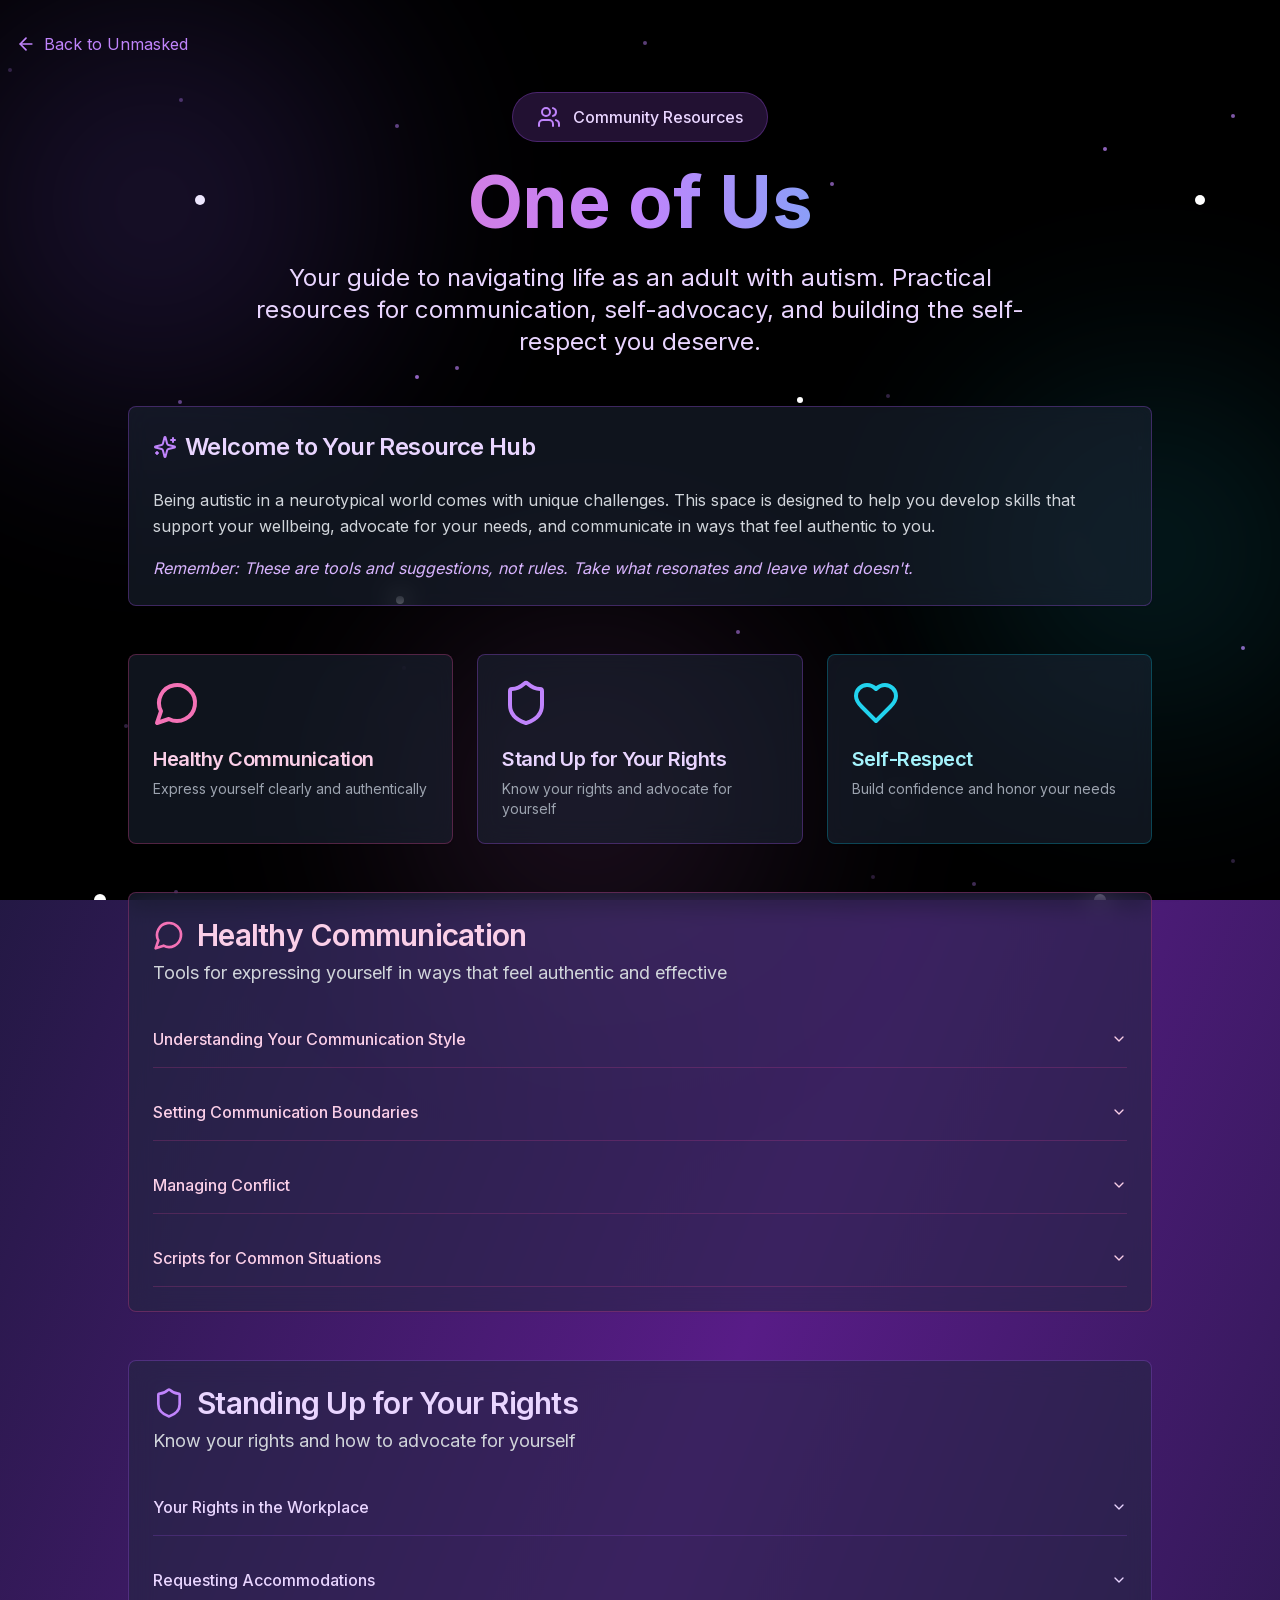
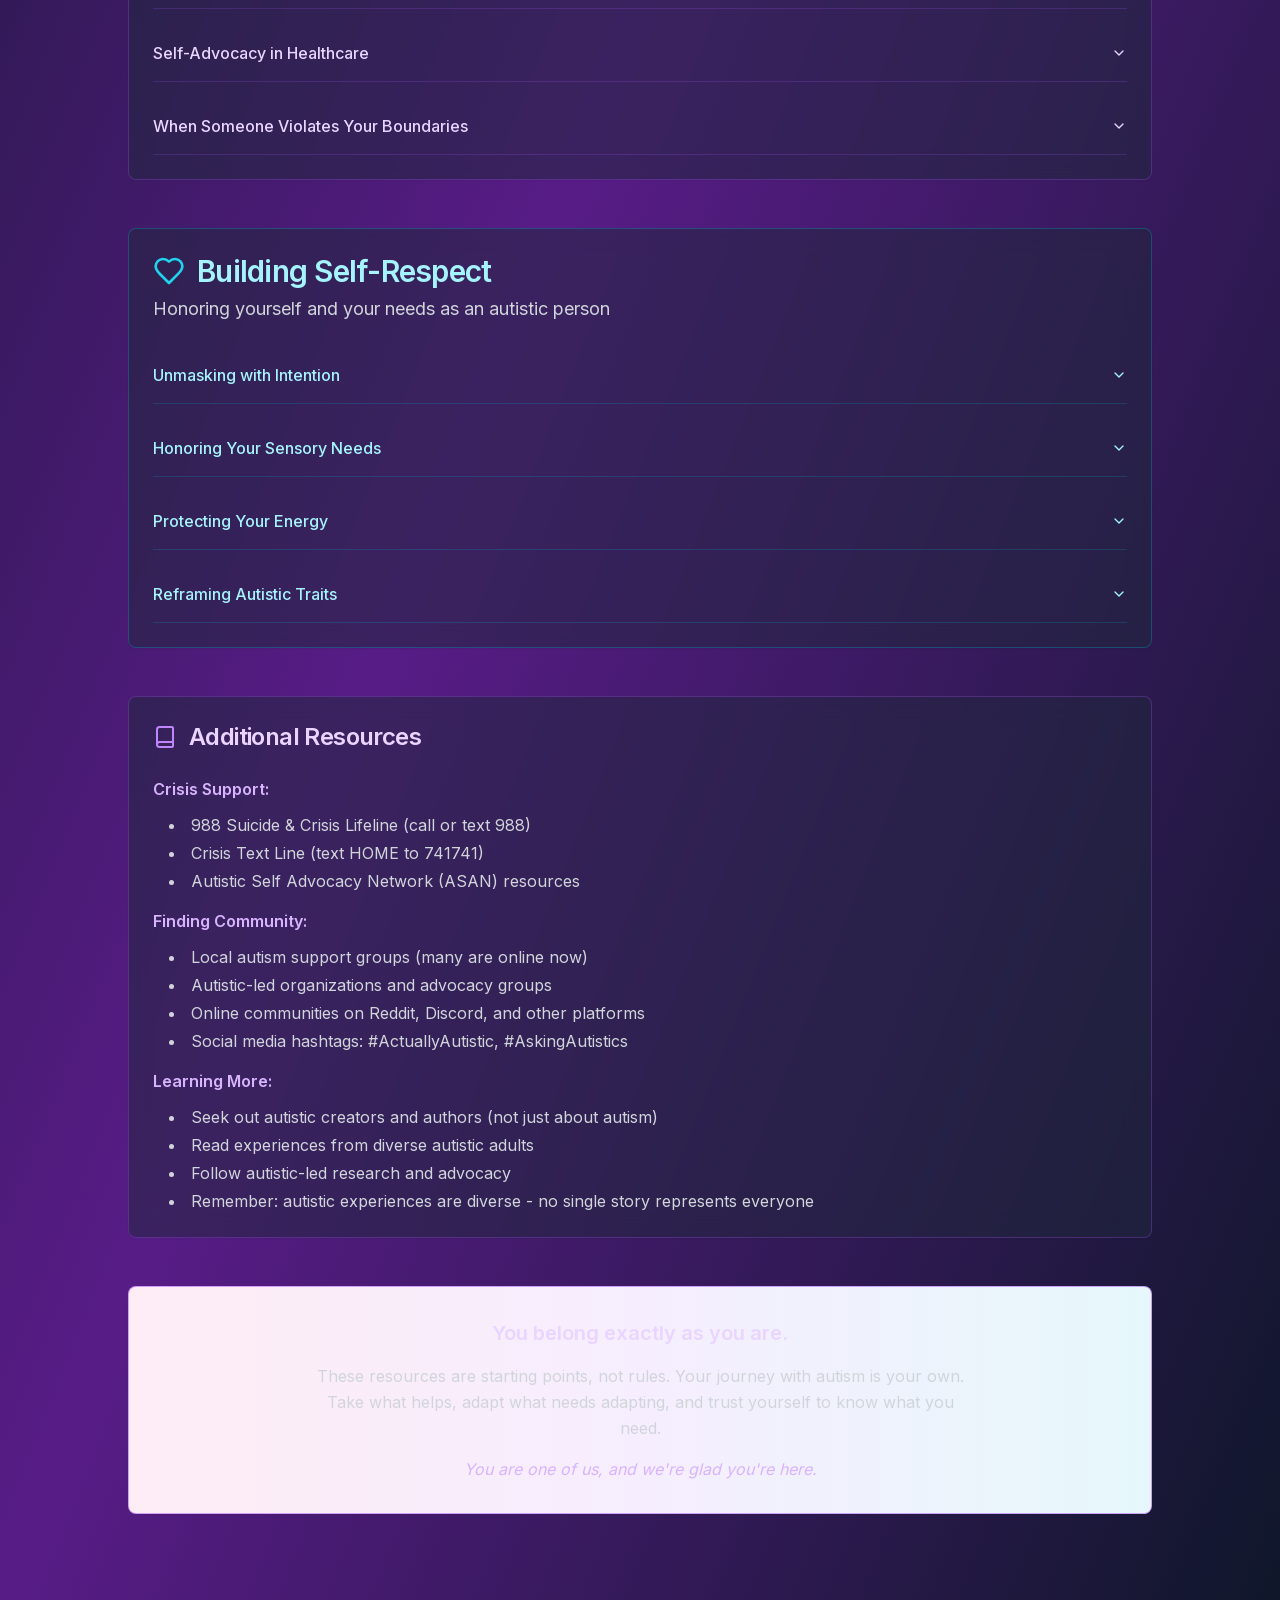
<file: one-of-us/index.html>
<!DOCTYPE html><html lang="en"><head><meta charSet="utf-8"/><meta name="viewport" content="width=device-width, initial-scale=1, maximum-scale=5"/><meta name="viewport" content="width=device-width, initial-scale=1"/><link rel="preload" href="/_next/static/media/e4af272ccee01ff0-s.p.woff2" as="font" crossorigin="" type="font/woff2"/><link rel="stylesheet" href="/_next/static/css/7cca8e2c5137bd71.css" data-precedence="next"/><link rel="stylesheet" href="/_next/static/css/a94c07f874876216.css" data-precedence="next"/><link rel="preload" as="script" fetchPriority="low" href="/_next/static/chunks/webpack-5ac105bef07c984d.js"/><script src="/_next/static/chunks/fd9d1056-9fc8eaf8066b0cef.js" async=""></script><script src="/_next/static/chunks/117-662235a3bb6b93bd.js" async=""></script><script src="/_next/static/chunks/main-app-2dcde4753ea0d175.js" async=""></script><script src="/_next/static/chunks/569-da91ac1c2a5b1afb.js" async=""></script><script src="/_next/static/chunks/453-6d5850c1c86453cc.js" async=""></script><script src="/_next/static/chunks/141-13423fc9342b6b69.js" async=""></script><script src="/_next/static/chunks/870-6a51a48a79335e50.js" async=""></script><script src="/_next/static/chunks/app/one-of-us/page-5e2d3dd856d53870.js?v=galaxy17" async=""></script><script src="/_next/static/chunks/app/error-d60b9935dab55b38.js" async=""></script><link rel="icon" href="/favicon.svg" type="image/svg+xml"/><link rel="apple-touch-icon" href="/xandra-profile-photo.webp" sizes="180x180"/><meta name="theme-color" content="#7c3aed"/><title>Xandra Creative - Cosmic Content Creator</title><meta name="description" content="Social media dashboard for Xandra the Creative - Track cosmic content across all dimensions"/><meta name="generator" content="v0.app"/><link rel="icon" href="/favicon.svg" type="image/svg+xml"/><link rel="apple-touch-icon" href="/xandra-profile-photo.webp" sizes="180x180" type="image/webp"/><meta name="next-size-adjust"/><script src="/_next/static/chunks/polyfills-42372ed130431b0a.js" noModule=""></script></head><body class="__className_f367f3"><div class="min-h-screen bg-gradient-to-br from-slate-900 via-purple-900 to-slate-900 relative overflow-hidden"><div class="fixed inset-0 overflow-hidden pointer-events-none"><div class="stars"></div></div><div class="container mx-auto px-4 py-8 relative z-10"><div class="mb-8"><a class="inline-flex items-center gap-2 text-purple-400 hover:text-purple-300 transition-colors" href="/unmasked"><svg xmlns="http://www.w3.org/2000/svg" width="24" height="24" viewBox="0 0 24 24" fill="none" stroke="currentColor" stroke-width="2" stroke-linecap="round" stroke-linejoin="round" class="lucide lucide-arrow-left w-5 h-5"><path d="m12 19-7-7 7-7"></path><path d="M19 12H5"></path></svg><span>Back to Unmasked</span></a></div><div class="max-w-5xl mx-auto space-y-12 pb-16"><div class="text-center space-y-6"><div class="inline-flex items-center gap-3 px-6 py-3 bg-purple-500/20 backdrop-blur-md border border-purple-500/30 rounded-full"><svg xmlns="http://www.w3.org/2000/svg" width="24" height="24" viewBox="0 0 24 24" fill="none" stroke="currentColor" stroke-width="2" stroke-linecap="round" stroke-linejoin="round" class="lucide lucide-users w-6 h-6 text-purple-400"><path d="M16 21v-2a4 4 0 0 0-4-4H6a4 4 0 0 0-4 4v2"></path><circle cx="9" cy="7" r="4"></circle><path d="M22 21v-2a4 4 0 0 0-3-3.87"></path><path d="M16 3.13a4 4 0 0 1 0 7.75"></path></svg><span class="text-purple-200 font-medium">Community Resources</span></div><h1 class="text-5xl md:text-7xl font-bold bg-gradient-to-r from-pink-400 via-purple-400 to-cyan-400 bg-clip-text text-transparent">One of Us</h1><p class="text-xl md:text-2xl text-purple-200 max-w-3xl mx-auto leading-relaxed">Your guide to navigating life as an adult with autism. Practical resources for communication, self-advocacy, and building the self-respect you deserve.</p></div><div class="rounded-lg border text-card-foreground shadow-sm bg-slate-800/50 backdrop-blur-md border-purple-500/30 cosmic-glow"><div class="flex flex-col space-y-1.5 p-6"><div class="font-semibold tracking-tight text-2xl text-purple-200 flex items-center gap-2"><svg xmlns="http://www.w3.org/2000/svg" width="24" height="24" viewBox="0 0 24 24" fill="none" stroke="currentColor" stroke-width="2" stroke-linecap="round" stroke-linejoin="round" class="lucide lucide-sparkles w-6 h-6 text-purple-400"><path d="M9.937 15.5A2 2 0 0 0 8.5 14.063l-6.135-1.582a.5.5 0 0 1 0-.962L8.5 9.936A2 2 0 0 0 9.937 8.5l1.582-6.135a.5.5 0 0 1 .963 0L14.063 8.5A2 2 0 0 0 15.5 9.937l6.135 1.581a.5.5 0 0 1 0 .964L15.5 14.063a2 2 0 0 0-1.437 1.437l-1.582 6.135a.5.5 0 0 1-.963 0z"></path><path d="M20 3v4"></path><path d="M22 5h-4"></path><path d="M4 17v2"></path><path d="M5 18H3"></path></svg>Welcome to Your Resource Hub</div></div><div class="p-6 pt-0 text-gray-300 leading-relaxed space-y-4"><p>Being autistic in a neurotypical world comes with unique challenges. This space is designed to help you develop skills that support your wellbeing, advocate for your needs, and communicate in ways that feel authentic to you.</p><p class="text-purple-300 italic">Remember: These are tools and suggestions, not rules. Take what resonates and leave what doesn&#x27;t.</p></div></div><div class="grid md:grid-cols-3 gap-6"><div class="rounded-lg border text-card-foreground shadow-sm bg-slate-800/50 backdrop-blur-md border-pink-500/30 hover:border-pink-500/50 transition-all duration-300"><div class="flex flex-col space-y-1.5 p-6"><svg xmlns="http://www.w3.org/2000/svg" width="24" height="24" viewBox="0 0 24 24" fill="none" stroke="currentColor" stroke-width="2" stroke-linecap="round" stroke-linejoin="round" class="lucide lucide-message-circle w-12 h-12 text-pink-400 mb-3"><path d="M7.9 20A9 9 0 1 0 4 16.1L2 22Z"></path></svg><div class="font-semibold tracking-tight text-xl text-pink-200">Healthy Communication</div><div class="text-sm text-gray-400">Express yourself clearly and authentically</div></div></div><div class="rounded-lg border text-card-foreground shadow-sm bg-slate-800/50 backdrop-blur-md border-purple-500/30 hover:border-purple-500/50 transition-all duration-300"><div class="flex flex-col space-y-1.5 p-6"><svg xmlns="http://www.w3.org/2000/svg" width="24" height="24" viewBox="0 0 24 24" fill="none" stroke="currentColor" stroke-width="2" stroke-linecap="round" stroke-linejoin="round" class="lucide lucide-shield w-12 h-12 text-purple-400 mb-3"><path d="M20 13c0 5-3.5 7.5-7.66 8.95a1 1 0 0 1-.67-.01C7.5 20.5 4 18 4 13V6a1 1 0 0 1 1-1c2 0 4.5-1.2 6.24-2.72a1.17 1.17 0 0 1 1.52 0C14.51 3.81 17 5 19 5a1 1 0 0 1 1 1z"></path></svg><div class="font-semibold tracking-tight text-xl text-purple-200">Stand Up for Your Rights</div><div class="text-sm text-gray-400">Know your rights and advocate for yourself</div></div></div><div class="rounded-lg border text-card-foreground shadow-sm bg-slate-800/50 backdrop-blur-md border-cyan-500/30 hover:border-cyan-500/50 transition-all duration-300"><div class="flex flex-col space-y-1.5 p-6"><svg xmlns="http://www.w3.org/2000/svg" width="24" height="24" viewBox="0 0 24 24" fill="none" stroke="currentColor" stroke-width="2" stroke-linecap="round" stroke-linejoin="round" class="lucide lucide-heart w-12 h-12 text-cyan-400 mb-3"><path d="M19 14c1.49-1.46 3-3.21 3-5.5A5.5 5.5 0 0 0 16.5 3c-1.76 0-3 .5-4.5 2-1.5-1.5-2.74-2-4.5-2A5.5 5.5 0 0 0 2 8.5c0 2.3 1.5 4.05 3 5.5l7 7Z"></path></svg><div class="font-semibold tracking-tight text-xl text-cyan-200">Self-Respect</div><div class="text-sm text-gray-400">Build confidence and honor your needs</div></div></div></div><div class="rounded-lg border text-card-foreground shadow-sm bg-slate-800/50 backdrop-blur-md border-pink-500/30"><div class="flex flex-col space-y-1.5 p-6"><div class="font-semibold tracking-tight text-3xl text-pink-200 flex items-center gap-3"><svg xmlns="http://www.w3.org/2000/svg" width="24" height="24" viewBox="0 0 24 24" fill="none" stroke="currentColor" stroke-width="2" stroke-linecap="round" stroke-linejoin="round" class="lucide lucide-message-circle w-8 h-8 text-pink-400"><path d="M7.9 20A9 9 0 1 0 4 16.1L2 22Z"></path></svg>Healthy Communication</div><div class="text-lg text-gray-300">Tools for expressing yourself in ways that feel authentic and effective</div></div><div class="p-6 pt-0"><div class="space-y-4" data-orientation="vertical"><div data-state="closed" data-orientation="vertical" class="border-b border-pink-500/20"><h3 data-orientation="vertical" data-state="closed" class="flex"><button type="button" aria-controls="radix-:R169afnkq:" aria-expanded="false" data-state="closed" data-orientation="vertical" id="radix-:R69afnkq:" class="flex flex-1 items-center justify-between py-4 font-medium transition-all hover:underline [&amp;[data-state=open]&gt;svg]:rotate-180 text-pink-200 hover:text-pink-300 text-left" data-radix-collection-item="">Understanding Your Communication Style<svg xmlns="http://www.w3.org/2000/svg" width="24" height="24" viewBox="0 0 24 24" fill="none" stroke="currentColor" stroke-width="2" stroke-linecap="round" stroke-linejoin="round" class="lucide lucide-chevron-down h-4 w-4 shrink-0 transition-transform duration-200"><path d="m6 9 6 6 6-6"></path></svg></button></h3><div data-state="closed" id="radix-:R169afnkq:" hidden="" role="region" aria-labelledby="radix-:R69afnkq:" data-orientation="vertical" class="overflow-hidden text-sm transition-all data-[state=closed]:animate-accordion-up data-[state=open]:animate-accordion-down" style="--radix-accordion-content-height:var(--radix-collapsible-content-height);--radix-accordion-content-width:var(--radix-collapsible-content-width)"></div></div><div data-state="closed" data-orientation="vertical" class="border-b border-pink-500/20"><h3 data-orientation="vertical" data-state="closed" class="flex"><button type="button" aria-controls="radix-:R1a9afnkq:" aria-expanded="false" data-state="closed" data-orientation="vertical" id="radix-:Ra9afnkq:" class="flex flex-1 items-center justify-between py-4 font-medium transition-all hover:underline [&amp;[data-state=open]&gt;svg]:rotate-180 text-pink-200 hover:text-pink-300 text-left" data-radix-collection-item="">Setting Communication Boundaries<svg xmlns="http://www.w3.org/2000/svg" width="24" height="24" viewBox="0 0 24 24" fill="none" stroke="currentColor" stroke-width="2" stroke-linecap="round" stroke-linejoin="round" class="lucide lucide-chevron-down h-4 w-4 shrink-0 transition-transform duration-200"><path d="m6 9 6 6 6-6"></path></svg></button></h3><div data-state="closed" id="radix-:R1a9afnkq:" hidden="" role="region" aria-labelledby="radix-:Ra9afnkq:" data-orientation="vertical" class="overflow-hidden text-sm transition-all data-[state=closed]:animate-accordion-up data-[state=open]:animate-accordion-down" style="--radix-accordion-content-height:var(--radix-collapsible-content-height);--radix-accordion-content-width:var(--radix-collapsible-content-width)"></div></div><div data-state="closed" data-orientation="vertical" class="border-b border-pink-500/20"><h3 data-orientation="vertical" data-state="closed" class="flex"><button type="button" aria-controls="radix-:R1e9afnkq:" aria-expanded="false" data-state="closed" data-orientation="vertical" id="radix-:Re9afnkq:" class="flex flex-1 items-center justify-between py-4 font-medium transition-all hover:underline [&amp;[data-state=open]&gt;svg]:rotate-180 text-pink-200 hover:text-pink-300 text-left" data-radix-collection-item="">Managing Conflict<svg xmlns="http://www.w3.org/2000/svg" width="24" height="24" viewBox="0 0 24 24" fill="none" stroke="currentColor" stroke-width="2" stroke-linecap="round" stroke-linejoin="round" class="lucide lucide-chevron-down h-4 w-4 shrink-0 transition-transform duration-200"><path d="m6 9 6 6 6-6"></path></svg></button></h3><div data-state="closed" id="radix-:R1e9afnkq:" hidden="" role="region" aria-labelledby="radix-:Re9afnkq:" data-orientation="vertical" class="overflow-hidden text-sm transition-all data-[state=closed]:animate-accordion-up data-[state=open]:animate-accordion-down" style="--radix-accordion-content-height:var(--radix-collapsible-content-height);--radix-accordion-content-width:var(--radix-collapsible-content-width)"></div></div><div data-state="closed" data-orientation="vertical" class="border-b border-pink-500/20"><h3 data-orientation="vertical" data-state="closed" class="flex"><button type="button" aria-controls="radix-:R1i9afnkq:" aria-expanded="false" data-state="closed" data-orientation="vertical" id="radix-:Ri9afnkq:" class="flex flex-1 items-center justify-between py-4 font-medium transition-all hover:underline [&amp;[data-state=open]&gt;svg]:rotate-180 text-pink-200 hover:text-pink-300 text-left" data-radix-collection-item="">Scripts for Common Situations<svg xmlns="http://www.w3.org/2000/svg" width="24" height="24" viewBox="0 0 24 24" fill="none" stroke="currentColor" stroke-width="2" stroke-linecap="round" stroke-linejoin="round" class="lucide lucide-chevron-down h-4 w-4 shrink-0 transition-transform duration-200"><path d="m6 9 6 6 6-6"></path></svg></button></h3><div data-state="closed" id="radix-:R1i9afnkq:" hidden="" role="region" aria-labelledby="radix-:Ri9afnkq:" data-orientation="vertical" class="overflow-hidden text-sm transition-all data-[state=closed]:animate-accordion-up data-[state=open]:animate-accordion-down" style="--radix-accordion-content-height:var(--radix-collapsible-content-height);--radix-accordion-content-width:var(--radix-collapsible-content-width)"></div></div></div></div></div><div class="rounded-lg border text-card-foreground shadow-sm bg-slate-800/50 backdrop-blur-md border-purple-500/30"><div class="flex flex-col space-y-1.5 p-6"><div class="font-semibold tracking-tight text-3xl text-purple-200 flex items-center gap-3"><svg xmlns="http://www.w3.org/2000/svg" width="24" height="24" viewBox="0 0 24 24" fill="none" stroke="currentColor" stroke-width="2" stroke-linecap="round" stroke-linejoin="round" class="lucide lucide-shield w-8 h-8 text-purple-400"><path d="M20 13c0 5-3.5 7.5-7.66 8.95a1 1 0 0 1-.67-.01C7.5 20.5 4 18 4 13V6a1 1 0 0 1 1-1c2 0 4.5-1.2 6.24-2.72a1.17 1.17 0 0 1 1.52 0C14.51 3.81 17 5 19 5a1 1 0 0 1 1 1z"></path></svg>Standing Up for Your Rights</div><div class="text-lg text-gray-300">Know your rights and how to advocate for yourself</div></div><div class="p-6 pt-0"><div class="space-y-4" data-orientation="vertical"><div data-state="closed" data-orientation="vertical" class="border-b border-purple-500/20"><h3 data-orientation="vertical" data-state="closed" class="flex"><button type="button" aria-controls="radix-:R16bafnkq:" aria-expanded="false" data-state="closed" data-orientation="vertical" id="radix-:R6bafnkq:" class="flex flex-1 items-center justify-between py-4 font-medium transition-all hover:underline [&amp;[data-state=open]&gt;svg]:rotate-180 text-purple-200 hover:text-purple-300 text-left" data-radix-collection-item="">Your Rights in the Workplace<svg xmlns="http://www.w3.org/2000/svg" width="24" height="24" viewBox="0 0 24 24" fill="none" stroke="currentColor" stroke-width="2" stroke-linecap="round" stroke-linejoin="round" class="lucide lucide-chevron-down h-4 w-4 shrink-0 transition-transform duration-200"><path d="m6 9 6 6 6-6"></path></svg></button></h3><div data-state="closed" id="radix-:R16bafnkq:" hidden="" role="region" aria-labelledby="radix-:R6bafnkq:" data-orientation="vertical" class="overflow-hidden text-sm transition-all data-[state=closed]:animate-accordion-up data-[state=open]:animate-accordion-down" style="--radix-accordion-content-height:var(--radix-collapsible-content-height);--radix-accordion-content-width:var(--radix-collapsible-content-width)"></div></div><div data-state="closed" data-orientation="vertical" class="border-b border-purple-500/20"><h3 data-orientation="vertical" data-state="closed" class="flex"><button type="button" aria-controls="radix-:R1abafnkq:" aria-expanded="false" data-state="closed" data-orientation="vertical" id="radix-:Rabafnkq:" class="flex flex-1 items-center justify-between py-4 font-medium transition-all hover:underline [&amp;[data-state=open]&gt;svg]:rotate-180 text-purple-200 hover:text-purple-300 text-left" data-radix-collection-item="">Requesting Accommodations<svg xmlns="http://www.w3.org/2000/svg" width="24" height="24" viewBox="0 0 24 24" fill="none" stroke="currentColor" stroke-width="2" stroke-linecap="round" stroke-linejoin="round" class="lucide lucide-chevron-down h-4 w-4 shrink-0 transition-transform duration-200"><path d="m6 9 6 6 6-6"></path></svg></button></h3><div data-state="closed" id="radix-:R1abafnkq:" hidden="" role="region" aria-labelledby="radix-:Rabafnkq:" data-orientation="vertical" class="overflow-hidden text-sm transition-all data-[state=closed]:animate-accordion-up data-[state=open]:animate-accordion-down" style="--radix-accordion-content-height:var(--radix-collapsible-content-height);--radix-accordion-content-width:var(--radix-collapsible-content-width)"></div></div><div data-state="closed" data-orientation="vertical" class="border-b border-purple-500/20"><h3 data-orientation="vertical" data-state="closed" class="flex"><button type="button" aria-controls="radix-:R1ebafnkq:" aria-expanded="false" data-state="closed" data-orientation="vertical" id="radix-:Rebafnkq:" class="flex flex-1 items-center justify-between py-4 font-medium transition-all hover:underline [&amp;[data-state=open]&gt;svg]:rotate-180 text-purple-200 hover:text-purple-300 text-left" data-radix-collection-item="">Self-Advocacy in Healthcare<svg xmlns="http://www.w3.org/2000/svg" width="24" height="24" viewBox="0 0 24 24" fill="none" stroke="currentColor" stroke-width="2" stroke-linecap="round" stroke-linejoin="round" class="lucide lucide-chevron-down h-4 w-4 shrink-0 transition-transform duration-200"><path d="m6 9 6 6 6-6"></path></svg></button></h3><div data-state="closed" id="radix-:R1ebafnkq:" hidden="" role="region" aria-labelledby="radix-:Rebafnkq:" data-orientation="vertical" class="overflow-hidden text-sm transition-all data-[state=closed]:animate-accordion-up data-[state=open]:animate-accordion-down" style="--radix-accordion-content-height:var(--radix-collapsible-content-height);--radix-accordion-content-width:var(--radix-collapsible-content-width)"></div></div><div data-state="closed" data-orientation="vertical" class="border-b border-purple-500/20"><h3 data-orientation="vertical" data-state="closed" class="flex"><button type="button" aria-controls="radix-:R1ibafnkq:" aria-expanded="false" data-state="closed" data-orientation="vertical" id="radix-:Ribafnkq:" class="flex flex-1 items-center justify-between py-4 font-medium transition-all hover:underline [&amp;[data-state=open]&gt;svg]:rotate-180 text-purple-200 hover:text-purple-300 text-left" data-radix-collection-item="">When Someone Violates Your Boundaries<svg xmlns="http://www.w3.org/2000/svg" width="24" height="24" viewBox="0 0 24 24" fill="none" stroke="currentColor" stroke-width="2" stroke-linecap="round" stroke-linejoin="round" class="lucide lucide-chevron-down h-4 w-4 shrink-0 transition-transform duration-200"><path d="m6 9 6 6 6-6"></path></svg></button></h3><div data-state="closed" id="radix-:R1ibafnkq:" hidden="" role="region" aria-labelledby="radix-:Ribafnkq:" data-orientation="vertical" class="overflow-hidden text-sm transition-all data-[state=closed]:animate-accordion-up data-[state=open]:animate-accordion-down" style="--radix-accordion-content-height:var(--radix-collapsible-content-height);--radix-accordion-content-width:var(--radix-collapsible-content-width)"></div></div></div></div></div><div class="rounded-lg border text-card-foreground shadow-sm bg-slate-800/50 backdrop-blur-md border-cyan-500/30"><div class="flex flex-col space-y-1.5 p-6"><div class="font-semibold tracking-tight text-3xl text-cyan-200 flex items-center gap-3"><svg xmlns="http://www.w3.org/2000/svg" width="24" height="24" viewBox="0 0 24 24" fill="none" stroke="currentColor" stroke-width="2" stroke-linecap="round" stroke-linejoin="round" class="lucide lucide-heart w-8 h-8 text-cyan-400"><path d="M19 14c1.49-1.46 3-3.21 3-5.5A5.5 5.5 0 0 0 16.5 3c-1.76 0-3 .5-4.5 2-1.5-1.5-2.74-2-4.5-2A5.5 5.5 0 0 0 2 8.5c0 2.3 1.5 4.05 3 5.5l7 7Z"></path></svg>Building Self-Respect</div><div class="text-lg text-gray-300">Honoring yourself and your needs as an autistic person</div></div><div class="p-6 pt-0"><div class="space-y-4" data-orientation="vertical"><div data-state="closed" data-orientation="vertical" class="border-b border-cyan-500/20"><h3 data-orientation="vertical" data-state="closed" class="flex"><button type="button" aria-controls="radix-:R16dafnkq:" aria-expanded="false" data-state="closed" data-orientation="vertical" id="radix-:R6dafnkq:" class="flex flex-1 items-center justify-between py-4 font-medium transition-all hover:underline [&amp;[data-state=open]&gt;svg]:rotate-180 text-cyan-200 hover:text-cyan-300 text-left" data-radix-collection-item="">Unmasking with Intention<svg xmlns="http://www.w3.org/2000/svg" width="24" height="24" viewBox="0 0 24 24" fill="none" stroke="currentColor" stroke-width="2" stroke-linecap="round" stroke-linejoin="round" class="lucide lucide-chevron-down h-4 w-4 shrink-0 transition-transform duration-200"><path d="m6 9 6 6 6-6"></path></svg></button></h3><div data-state="closed" id="radix-:R16dafnkq:" hidden="" role="region" aria-labelledby="radix-:R6dafnkq:" data-orientation="vertical" class="overflow-hidden text-sm transition-all data-[state=closed]:animate-accordion-up data-[state=open]:animate-accordion-down" style="--radix-accordion-content-height:var(--radix-collapsible-content-height);--radix-accordion-content-width:var(--radix-collapsible-content-width)"></div></div><div data-state="closed" data-orientation="vertical" class="border-b border-cyan-500/20"><h3 data-orientation="vertical" data-state="closed" class="flex"><button type="button" aria-controls="radix-:R1adafnkq:" aria-expanded="false" data-state="closed" data-orientation="vertical" id="radix-:Radafnkq:" class="flex flex-1 items-center justify-between py-4 font-medium transition-all hover:underline [&amp;[data-state=open]&gt;svg]:rotate-180 text-cyan-200 hover:text-cyan-300 text-left" data-radix-collection-item="">Honoring Your Sensory Needs<svg xmlns="http://www.w3.org/2000/svg" width="24" height="24" viewBox="0 0 24 24" fill="none" stroke="currentColor" stroke-width="2" stroke-linecap="round" stroke-linejoin="round" class="lucide lucide-chevron-down h-4 w-4 shrink-0 transition-transform duration-200"><path d="m6 9 6 6 6-6"></path></svg></button></h3><div data-state="closed" id="radix-:R1adafnkq:" hidden="" role="region" aria-labelledby="radix-:Radafnkq:" data-orientation="vertical" class="overflow-hidden text-sm transition-all data-[state=closed]:animate-accordion-up data-[state=open]:animate-accordion-down" style="--radix-accordion-content-height:var(--radix-collapsible-content-height);--radix-accordion-content-width:var(--radix-collapsible-content-width)"></div></div><div data-state="closed" data-orientation="vertical" class="border-b border-cyan-500/20"><h3 data-orientation="vertical" data-state="closed" class="flex"><button type="button" aria-controls="radix-:R1edafnkq:" aria-expanded="false" data-state="closed" data-orientation="vertical" id="radix-:Redafnkq:" class="flex flex-1 items-center justify-between py-4 font-medium transition-all hover:underline [&amp;[data-state=open]&gt;svg]:rotate-180 text-cyan-200 hover:text-cyan-300 text-left" data-radix-collection-item="">Protecting Your Energy<svg xmlns="http://www.w3.org/2000/svg" width="24" height="24" viewBox="0 0 24 24" fill="none" stroke="currentColor" stroke-width="2" stroke-linecap="round" stroke-linejoin="round" class="lucide lucide-chevron-down h-4 w-4 shrink-0 transition-transform duration-200"><path d="m6 9 6 6 6-6"></path></svg></button></h3><div data-state="closed" id="radix-:R1edafnkq:" hidden="" role="region" aria-labelledby="radix-:Redafnkq:" data-orientation="vertical" class="overflow-hidden text-sm transition-all data-[state=closed]:animate-accordion-up data-[state=open]:animate-accordion-down" style="--radix-accordion-content-height:var(--radix-collapsible-content-height);--radix-accordion-content-width:var(--radix-collapsible-content-width)"></div></div><div data-state="closed" data-orientation="vertical" class="border-b border-cyan-500/20"><h3 data-orientation="vertical" data-state="closed" class="flex"><button type="button" aria-controls="radix-:R1idafnkq:" aria-expanded="false" data-state="closed" data-orientation="vertical" id="radix-:Ridafnkq:" class="flex flex-1 items-center justify-between py-4 font-medium transition-all hover:underline [&amp;[data-state=open]&gt;svg]:rotate-180 text-cyan-200 hover:text-cyan-300 text-left" data-radix-collection-item="">Reframing Autistic Traits<svg xmlns="http://www.w3.org/2000/svg" width="24" height="24" viewBox="0 0 24 24" fill="none" stroke="currentColor" stroke-width="2" stroke-linecap="round" stroke-linejoin="round" class="lucide lucide-chevron-down h-4 w-4 shrink-0 transition-transform duration-200"><path d="m6 9 6 6 6-6"></path></svg></button></h3><div data-state="closed" id="radix-:R1idafnkq:" hidden="" role="region" aria-labelledby="radix-:Ridafnkq:" data-orientation="vertical" class="overflow-hidden text-sm transition-all data-[state=closed]:animate-accordion-up data-[state=open]:animate-accordion-down" style="--radix-accordion-content-height:var(--radix-collapsible-content-height);--radix-accordion-content-width:var(--radix-collapsible-content-width)"></div></div></div></div></div><div class="rounded-lg border text-card-foreground shadow-sm bg-slate-800/50 backdrop-blur-md border-purple-500/30"><div class="flex flex-col space-y-1.5 p-6"><div class="font-semibold tracking-tight text-2xl text-purple-200 flex items-center gap-3"><svg xmlns="http://www.w3.org/2000/svg" width="24" height="24" viewBox="0 0 24 24" fill="none" stroke="currentColor" stroke-width="2" stroke-linecap="round" stroke-linejoin="round" class="lucide lucide-book w-6 h-6 text-purple-400"><path d="M4 19.5v-15A2.5 2.5 0 0 1 6.5 2H19a1 1 0 0 1 1 1v18a1 1 0 0 1-1 1H6.5a1 1 0 0 1 0-5H20"></path></svg>Additional Resources</div></div><div class="p-6 pt-0 text-gray-300 space-y-4"><div class="space-y-3"><p class="font-semibold text-purple-300">Crisis Support:</p><ul class="list-disc list-inside space-y-1 ml-4"><li>988 Suicide &amp; Crisis Lifeline (call or text 988)</li><li>Crisis Text Line (text HOME to 741741)</li><li>Autistic Self Advocacy Network (ASAN) resources</li></ul></div><div class="space-y-3"><p class="font-semibold text-purple-300">Finding Community:</p><ul class="list-disc list-inside space-y-1 ml-4"><li>Local autism support groups (many are online now)</li><li>Autistic-led organizations and advocacy groups</li><li>Online communities on Reddit, Discord, and other platforms</li><li>Social media hashtags: #ActuallyAutistic, #AskingAutistics</li></ul></div><div class="space-y-3"><p class="font-semibold text-purple-300">Learning More:</p><ul class="list-disc list-inside space-y-1 ml-4"><li>Seek out autistic creators and authors (not just about autism)</li><li>Read experiences from diverse autistic adults</li><li>Follow autistic-led research and advocacy</li><li>Remember: autistic experiences are diverse - no single story represents everyone</li></ul></div></div></div><div class="rounded-lg border bg-card text-card-foreground shadow-sm bg-gradient-to-r from-pink-500/10 via-purple-500/10 to-cyan-500/10 backdrop-blur-md border-purple-500/50"><div class="p-6 text-center py-8 space-y-4"><p class="text-xl text-purple-200 font-semibold">You belong exactly as you are.</p><p class="text-gray-300 leading-relaxed max-w-2xl mx-auto">These resources are starting points, not rules. Your journey with autism is your own. Take what helps, adapt what needs adapting, and trust yourself to know what you need.</p><p class="text-purple-300 italic">You are one of us, and we&#x27;re glad you&#x27;re here.</p></div></div></div></div><div class="fixed inset-0 pointer-events-none"><div class="absolute w-1 h-1 bg-purple-400 rounded-full animate-twinkle" style="left:85.13381095431751%;top:64.00541049952709%;animation-delay:0.6341211668447997s;opacity:0.5661197451702873"></div><div class="absolute w-1 h-1 bg-purple-400 rounded-full animate-twinkle" style="left:64.86024913030634%;top:20.21260305815471%;animation-delay:1.6102470562715512s;opacity:0.6371721745415047"></div><div class="absolute w-1 h-1 bg-purple-400 rounded-full animate-twinkle" style="left:56.15083638839684%;top:62.9190935967326%;animation-delay:2.24683698419189s;opacity:0.7950924077941193"></div><div class="absolute w-1 h-1 bg-purple-400 rounded-full animate-twinkle" style="left:13.630859587315447%;top:98.93090884467652%;animation-delay:1.2055165974494193s;opacity:0.32181553777097216"></div><div class="absolute w-1 h-1 bg-purple-400 rounded-full animate-twinkle" style="left:40.25097126971306%;top:82.126003820544%;animation-delay:1.1921942763397562s;opacity:0.7597357761140604"></div><div class="absolute w-1 h-1 bg-purple-400 rounded-full animate-twinkle" style="left:64.11648016852976%;top:62.89398576834942%;animation-delay:2.3426015713906314s;opacity:0.28886725391887563"></div><div class="absolute w-1 h-1 bg-purple-400 rounded-full animate-twinkle" style="left:13.880345296032836%;top:44.47137674923369%;animation-delay:2.913328766998384s;opacity:0.4891680917152971"></div><div class="absolute w-1 h-1 bg-purple-400 rounded-full animate-twinkle" style="left:31.384084545039272%;top:73.9872406410206%;animation-delay:2.6471944034886006s;opacity:0.4924640030415689"></div><div class="absolute w-1 h-1 bg-purple-400 rounded-full animate-twinkle" style="left:50.19987959798791%;top:4.587983710480303%;animation-delay:1.1298569152189712s;opacity:0.4660627677066854"></div><div class="absolute w-1 h-1 bg-purple-400 rounded-full animate-twinkle" style="left:96.99169293222585%;top:71.74887947699293%;animation-delay:1.12574321768567s;opacity:0.7342082169788549"></div><div class="absolute w-1 h-1 bg-purple-400 rounded-full animate-twinkle" style="left:0.6085218140419624%;top:7.605015538037008%;animation-delay:0.1017805706015833s;opacity:0.2317056479810904"></div><div class="absolute w-1 h-1 bg-purple-400 rounded-full animate-twinkle" style="left:83.71909649473761%;top:60.62228981831965%;animation-delay:2.006527626447716s;opacity:0.5656829837866648"></div><div class="absolute w-1 h-1 bg-purple-400 rounded-full animate-twinkle" style="left:32.41235491710759%;top:41.720362203008456%;animation-delay:0.15935798037344084s;opacity:0.7590302613991138"></div><div class="absolute w-1 h-1 bg-purple-400 rounded-full animate-twinkle" style="left:13.988050856912992%;top:10.855613206517178%;animation-delay:0.05767902300505723s;opacity:0.3568865799822659"></div><div class="absolute w-1 h-1 bg-purple-400 rounded-full animate-twinkle" style="left:30.057812246131576%;top:79.14346179931057%;animation-delay:0.7124911769921718s;opacity:0.38808240771471914"></div><div class="absolute w-1 h-1 bg-purple-400 rounded-full animate-twinkle" style="left:68.08550072595652%;top:97.22440273464899%;animation-delay:2.0252319497169196s;opacity:0.20690617601725325"></div><div class="absolute w-1 h-1 bg-purple-400 rounded-full animate-twinkle" style="left:86.1908965987458%;top:16.300868612375098%;animation-delay:0.28646597651888994s;opacity:0.7320907466493456"></div><div class="absolute w-1 h-1 bg-purple-400 rounded-full animate-twinkle" style="left:88.88558265680173%;top:49.54690329568554%;animation-delay:2.3731360470705343s;opacity:0.21577487222713995"></div><div class="absolute w-1 h-1 bg-purple-400 rounded-full animate-twinkle" style="left:39.21396328352537%;top:30.289798251918487%;animation-delay:2.025919861675213s;opacity:0.6085400802490791"></div><div class="absolute w-1 h-1 bg-purple-400 rounded-full animate-twinkle" style="left:14.521159581461962%;top:78.12116502879572%;animation-delay:1.9462642438301359s;opacity:0.44979856335249696"></div><div class="absolute w-1 h-1 bg-purple-400 rounded-full animate-twinkle" style="left:35.58177461797663%;top:40.64898907924241%;animation-delay:2.154134101398391s;opacity:0.618914229437223"></div><div class="absolute w-1 h-1 bg-purple-400 rounded-full animate-twinkle" style="left:96.1485737612198%;top:95.3903399721342%;animation-delay:2.940927018732003s;opacity:0.2295302636106404"></div><div class="absolute w-1 h-1 bg-purple-400 rounded-full animate-twinkle" style="left:69.23566196688446%;top:43.83284810776609%;animation-delay:2.5450458863907324s;opacity:0.25708053296160827"></div><div class="absolute w-1 h-1 bg-purple-400 rounded-full animate-twinkle" style="left:28.007608967282405%;top:52.421043527134415%;animation-delay:0.22891002432859797s;opacity:0.21518134430546315"></div><div class="absolute w-1 h-1 bg-purple-400 rounded-full animate-twinkle" style="left:9.686208387090556%;top:80.49466389369809%;animation-delay:1.3033507082906275s;opacity:0.24505458084928713"></div><div class="absolute w-1 h-1 bg-purple-400 rounded-full animate-twinkle" style="left:75.97189836629312%;top:98.04711538701613%;animation-delay:2.000917402691482s;opacity:0.32961502567472656"></div><div class="absolute w-1 h-1 bg-purple-400 rounded-full animate-twinkle" style="left:57.47845241976748%;top:69.99266255994094%;animation-delay:2.4657511520906032s;opacity:0.5480657548936365"></div><div class="absolute w-1 h-1 bg-purple-400 rounded-full animate-twinkle" style="left:30.839002509615398%;top:13.746201677793923%;animation-delay:2.7700848006240344s;opacity:0.48872254166222445"></div><div class="absolute w-1 h-1 bg-purple-400 rounded-full animate-twinkle" style="left:96.15078426221906%;top:12.64576526783845%;animation-delay:2.9590616826639495s;opacity:0.6604606935734156"></div><div class="absolute w-1 h-1 bg-purple-400 rounded-full animate-twinkle" style="left:26.3321934089922%;top:83.56984047851623%;animation-delay:2.1635263609204167s;opacity:0.37510355632485426"></div></div></div><script src="/_next/static/chunks/webpack-5ac105bef07c984d.js" async=""></script><script>(self.__next_f=self.__next_f||[]).push([0]);self.__next_f.push([2,null])</script><script>self.__next_f.push([1,"1:HL[\"/_next/static/media/e4af272ccee01ff0-s.p.woff2\",\"font\",{\"crossOrigin\":\"\",\"type\":\"font/woff2\"}]\n2:HL[\"/_next/static/css/7cca8e2c5137bd71.css\",\"style\"]\n3:HL[\"/_next/static/css/a94c07f874876216.css\",\"style\"]\n"])</script><script>self.__next_f.push([1,"4:I[2846,[],\"\"]\n6:I[9107,[],\"ClientPageRoot\"]\n7:I[5295,[\"569\",\"static/chunks/569-da91ac1c2a5b1afb.js\",\"453\",\"static/chunks/453-6d5850c1c86453cc.js\",\"141\",\"static/chunks/141-13423fc9342b6b69.js\",\"870\",\"static/chunks/870-6a51a48a79335e50.js\",\"255\",\"static/chunks/app/one-of-us/page-5e2d3dd856d53870.js?v=galaxy17\"],\"default\",1]\n8:I[4707,[],\"\"]\n9:I[6423,[],\"\"]\na:I[8684,[\"569\",\"static/chunks/569-da91ac1c2a5b1afb.js\",\"601\",\"static/chunks/app/error-d60b9935dab55b38.js\"],\"default\"]\nc:I[1060,[],\"\"]\nd:[]\n"])</script><script>self.__next_f.push([1,"0:[\"$\",\"$L4\",null,{\"buildId\":\"qSXWykwqWRH0WumCtMt-5\",\"assetPrefix\":\"\",\"urlParts\":[\"\",\"one-of-us\"],\"initialTree\":[\"\",{\"children\":[\"one-of-us\",{\"children\":[\"__PAGE__\",{}]}]},\"$undefined\",\"$undefined\",true],\"initialSeedData\":[\"\",{\"children\":[\"one-of-us\",{\"children\":[\"__PAGE__\",{},[[\"$L5\",[\"$\",\"$L6\",null,{\"props\":{\"params\":{},\"searchParams\":{}},\"Component\":\"$7\"}],null],null],null]},[null,[\"$\",\"$L8\",null,{\"parallelRouterKey\":\"children\",\"segmentPath\":[\"children\",\"one-of-us\",\"children\"],\"error\":\"$undefined\",\"errorStyles\":\"$undefined\",\"errorScripts\":\"$undefined\",\"template\":[\"$\",\"$L9\",null,{}],\"templateStyles\":\"$undefined\",\"templateScripts\":\"$undefined\",\"notFound\":\"$undefined\",\"notFoundStyles\":\"$undefined\"}]],null]},[[[[\"$\",\"link\",\"0\",{\"rel\":\"stylesheet\",\"href\":\"/_next/static/css/7cca8e2c5137bd71.css\",\"precedence\":\"next\",\"crossOrigin\":\"$undefined\"}],[\"$\",\"link\",\"1\",{\"rel\":\"stylesheet\",\"href\":\"/_next/static/css/a94c07f874876216.css\",\"precedence\":\"next\",\"crossOrigin\":\"$undefined\"}]],[\"$\",\"html\",null,{\"lang\":\"en\",\"children\":[[\"$\",\"head\",null,{\"children\":[[\"$\",\"link\",null,{\"rel\":\"icon\",\"href\":\"/favicon.svg\",\"type\":\"image/svg+xml\"}],[\"$\",\"link\",null,{\"rel\":\"apple-touch-icon\",\"href\":\"/xandra-profile-photo.webp\",\"sizes\":\"180x180\"}],[\"$\",\"meta\",null,{\"name\":\"theme-color\",\"content\":\"#7c3aed\"}],[\"$\",\"meta\",null,{\"name\":\"viewport\",\"content\":\"width=device-width, initial-scale=1, maximum-scale=5\"}]]}],[\"$\",\"body\",null,{\"className\":\"__className_f367f3\",\"children\":[\"$\",\"$L8\",null,{\"parallelRouterKey\":\"children\",\"segmentPath\":[\"children\"],\"error\":\"$a\",\"errorStyles\":[],\"errorScripts\":[],\"template\":[\"$\",\"$L9\",null,{}],\"templateStyles\":\"$undefined\",\"templateScripts\":\"$undefined\",\"notFound\":[[\"$\",\"title\",null,{\"children\":\"404: This page could not be found.\"}],[\"$\",\"div\",null,{\"style\":{\"fontFamily\":\"system-ui,\\\"Segoe UI\\\",Roboto,Helvetica,Arial,sans-serif,\\\"Apple Color Emoji\\\",\\\"Segoe UI Emoji\\\"\",\"height\":\"100vh\",\"textAlign\":\"center\",\"display\":\"flex\",\"flexDirection\":\"column\",\"alignItems\":\"center\",\"justifyContent\":\"center\"},\"children\":[\"$\",\"div\",null,{\"children\":[[\"$\",\"style\",null,{\"dangerouslySetInnerHTML\":{\"__html\":\"body{color:#000;background:#fff;margin:0}.next-error-h1{border-right:1px solid rgba(0,0,0,.3)}@media (prefers-color-scheme:dark){body{color:#fff;background:#000}.next-error-h1{border-right:1px solid rgba(255,255,255,.3)}}\"}}],[\"$\",\"h1\",null,{\"className\":\"next-error-h1\",\"style\":{\"display\":\"inline-block\",\"margin\":\"0 20px 0 0\",\"padding\":\"0 23px 0 0\",\"fontSize\":24,\"fontWeight\":500,\"verticalAlign\":\"top\",\"lineHeight\":\"49px\"},\"children\":\"404\"}],[\"$\",\"div\",null,{\"style\":{\"display\":\"inline-block\"},\"children\":[\"$\",\"h2\",null,{\"style\":{\"fontSize\":14,\"fontWeight\":400,\"lineHeight\":\"49px\",\"margin\":0},\"children\":\"This page could not be found.\"}]}]]}]}]],\"notFoundStyles\":[]}]}]]}]],null],null],\"couldBeIntercepted\":false,\"initialHead\":[null,\"$Lb\"],\"globalErrorComponent\":\"$c\",\"missingSlots\":\"$Wd\"}]\n"])</script><script>self.__next_f.push([1,"b:[[\"$\",\"meta\",\"0\",{\"name\":\"viewport\",\"content\":\"width=device-width, initial-scale=1\"}],[\"$\",\"meta\",\"1\",{\"charSet\":\"utf-8\"}],[\"$\",\"title\",\"2\",{\"children\":\"Xandra Creative - Cosmic Content Creator\"}],[\"$\",\"meta\",\"3\",{\"name\":\"description\",\"content\":\"Social media dashboard for Xandra the Creative - Track cosmic content across all dimensions\"}],[\"$\",\"meta\",\"4\",{\"name\":\"generator\",\"content\":\"v0.app\"}],[\"$\",\"link\",\"5\",{\"rel\":\"icon\",\"href\":\"/favicon.svg\",\"type\":\"image/svg+xml\"}],[\"$\",\"link\",\"6\",{\"rel\":\"apple-touch-icon\",\"href\":\"/xandra-profile-photo.webp\",\"sizes\":\"180x180\",\"type\":\"image/webp\"}],[\"$\",\"meta\",\"7\",{\"name\":\"next-size-adjust\"}]]\n5:null\n"])</script></body></html>
</file>
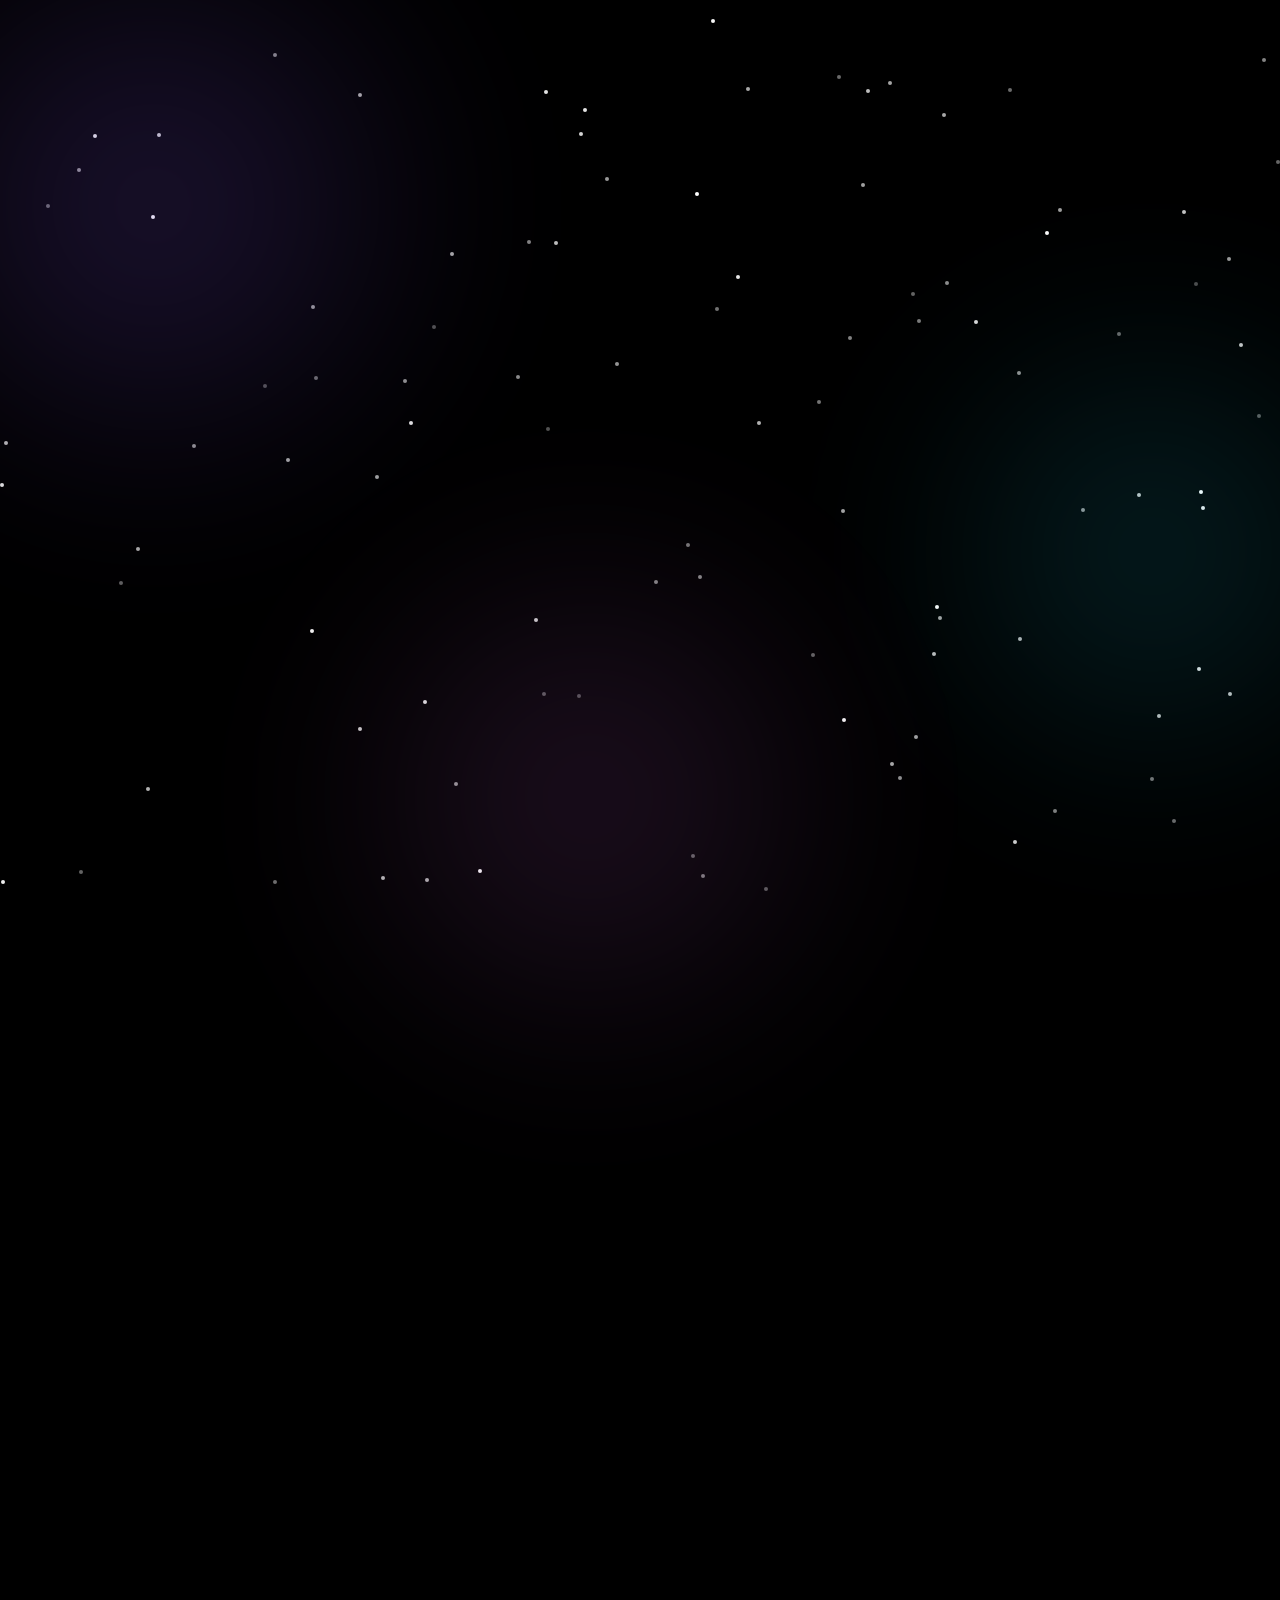
<file: the-other-side/index.html>
<!DOCTYPE html><html lang="en"><head><meta charSet="utf-8"/><meta name="viewport" content="width=device-width, initial-scale=1, maximum-scale=5"/><meta name="viewport" content="width=device-width, initial-scale=1"/><link rel="preload" href="/_next/static/media/e4af272ccee01ff0-s.p.woff2" as="font" crossorigin="" type="font/woff2"/><link rel="stylesheet" href="/_next/static/css/7cca8e2c5137bd71.css" data-precedence="next"/><link rel="stylesheet" href="/_next/static/css/a94c07f874876216.css" data-precedence="next"/><link rel="preload" as="script" fetchPriority="low" href="/_next/static/chunks/webpack-5ac105bef07c984d.js"/><script src="/_next/static/chunks/fd9d1056-9fc8eaf8066b0cef.js" async=""></script><script src="/_next/static/chunks/117-662235a3bb6b93bd.js" async=""></script><script src="/_next/static/chunks/main-app-2dcde4753ea0d175.js" async=""></script><script src="/_next/static/chunks/453-6d5850c1c86453cc.js" async=""></script><script src="/_next/static/chunks/app/the-other-side/page-0f04464480bbd5b2.js?v=galaxy17" async=""></script><script src="/_next/static/chunks/569-da91ac1c2a5b1afb.js" async=""></script><script src="/_next/static/chunks/app/error-d60b9935dab55b38.js" async=""></script><link rel="icon" href="/favicon.svg" type="image/svg+xml"/><link rel="apple-touch-icon" href="/xandra-profile-photo.webp" sizes="180x180"/><meta name="theme-color" content="#7c3aed"/><title>Xandra Creative - Cosmic Content Creator</title><meta name="description" content="Social media dashboard for Xandra the Creative - Track cosmic content across all dimensions"/><meta name="generator" content="v0.app"/><link rel="icon" href="/favicon.svg" type="image/svg+xml"/><link rel="apple-touch-icon" href="/xandra-profile-photo.webp" sizes="180x180" type="image/webp"/><meta name="next-size-adjust"/><script src="/_next/static/chunks/polyfills-42372ed130431b0a.js" noModule=""></script></head><body class="__className_f367f3"><div class="min-h-screen bg-black relative overflow-hidden"><div class="fixed inset-0 z-50 flex items-center justify-center"><div class="absolute inset-0 bg-gradient-radial from-pink-500 via-purple-500 to-cyan-500 animate-explosion-flash"></div><div class="absolute inset-0 flex items-center justify-center"><div class="w-32 h-32 rounded-full border-4 border-pink-500 animate-shockwave"></div><div class="w-32 h-32 rounded-full border-4 border-purple-500 animate-shockwave animation-delay-200"></div><div class="w-32 h-32 rounded-full border-4 border-cyan-500 animate-shockwave animation-delay-400"></div></div></div><div class="transition-opacity duration-1000 opacity-0"><div class="container mx-auto px-4 py-8 min-h-screen flex flex-col"><div class="mb-8"><a class="inline-flex items-center gap-2 text-pink-400 hover:text-pink-300 transition-colors" href="/"><svg xmlns="http://www.w3.org/2000/svg" width="24" height="24" viewBox="0 0 24 24" fill="none" stroke="currentColor" stroke-width="2" stroke-linecap="round" stroke-linejoin="round" class="lucide lucide-arrow-left w-5 h-5"><path d="m12 19-7-7 7-7"></path><path d="M19 12H5"></path></svg><span>Back to Command Center</span></a></div><div class="flex-1 flex flex-col items-center justify-center"><div class="text-center space-y-6 max-w-2xl"><h1 class="text-5xl md:text-7xl font-bold bg-gradient-to-r from-pink-500 via-purple-500 to-cyan-500 bg-clip-text text-transparent animate-pulse">Welcome to The Other Side</h1><p class="text-xl md:text-2xl text-purple-300">You&#x27;ve crossed the cosmic threshold into the unknown...</p><div class="mt-8 p-6 bg-gradient-to-br from-pink-500/10 via-purple-500/10 to-cyan-500/10 rounded-lg border border-purple-500/30 backdrop-blur-sm"><p class="text-lg text-gray-300">This is a realm beyond the ordinary, where creativity explodes into infinite possibilities.</p></div></div><div class="mt-12 mb-8 w-full overflow-hidden touch-none"><h2 class="text-2xl md:text-3xl font-bold text-center mb-6 bg-gradient-to-r from-pink-400 via-purple-400 to-cyan-400 bg-clip-text text-transparent">Cosmic Pong: Human vs Machine</h2><div class="flex flex-col items-center gap-4"><div class="flex justify-between items-center w-full max-w-[600px] px-4"><div class="text-center"><div class="text-sm text-pink-400 font-semibold mb-1">HUMAN</div><div class="text-3xl font-bold text-pink-500">0</div></div><div class="text-center"><div class="text-sm text-cyan-400 font-semibold mb-1">MACHINE</div><div class="text-3xl font-bold text-cyan-500">0</div></div></div><div class="relative"><canvas class="border-2 border-purple-500/50 rounded-lg shadow-2xl" style="touch-action:none"></canvas><div class="absolute inset-0 flex items-center justify-center bg-black/50 rounded-lg backdrop-blur-sm pointer-events-none"><div class="text-center space-y-2"><p class="text-white text-lg font-bold">Move your paddle to start</p><p class="text-gray-400 text-sm">Desktop: ↑↓ or W/S</p></div></div></div><button class="px-6 py-2 bg-gradient-to-r from-pink-500 via-purple-500 to-cyan-500 text-white font-semibold rounded-lg hover:opacity-80 transition-opacity">Reset Game</button></div></div><div class="mt-12 mb-8"><h2 class="text-2xl md:text-3xl font-bold text-center mb-6 bg-gradient-to-r from-pink-400 via-purple-400 to-cyan-400 bg-clip-text text-transparent">The Doom Scroller</h2><div class="relative mx-auto w-[280px] sm:w-[320px] h-[560px] sm:h-[640px]"><div class="absolute inset-0 bg-gradient-to-b from-gray-800 via-gray-900 to-black rounded-[3rem] shadow-2xl border-4 border-gray-700 p-3"><div class="absolute top-6 left-1/2 -translate-x-1/2 w-24 h-7 bg-black rounded-full z-10"></div><div class="relative w-full h-full bg-black rounded-[2.5rem] overflow-hidden"><div class="absolute inset-0 overflow-hidden"><div class="animate-doom-scroll"><div class="p-4 border-b border-gray-800" style="background:linear-gradient(135deg, rgba(236, 72, 153, 0.1), rgba(168, 85, 247, 0.1))"><div class="flex items-center gap-2 mb-2"><div class="w-8 h-8 rounded-full bg-gradient-to-br from-pink-500 to-purple-500"></div><div class="flex-1"><div class="h-3 bg-gray-700 rounded w-24 mb-1"></div><div class="h-2 bg-gray-800 rounded w-16"></div></div></div><div class="space-y-2 mb-2"><div class="h-2 bg-gray-700 rounded w-full"></div><div class="h-2 bg-gray-700 rounded w-5/6"></div><div class="h-2 bg-gray-700 rounded w-4/6"></div></div><div class="w-full h-32 bg-gradient-to-br from-purple-900 via-pink-900 to-cyan-900 rounded-lg mb-2"></div><div class="flex gap-4 text-gray-600 text-xs"><div class="flex items-center gap-1"><div class="w-4 h-4 rounded bg-gray-700"></div><span>896<!-- -->K</span></div><div class="flex items-center gap-1"><div class="w-4 h-4 rounded bg-gray-700"></div><span>89</span></div><div class="flex items-center gap-1"><div class="w-4 h-4 rounded bg-gray-700"></div><span>47</span></div></div></div><div class="p-4 border-b border-gray-800" style="background:linear-gradient(135deg, rgba(168, 85, 247, 0.1), rgba(34, 211, 238, 0.1))"><div class="flex items-center gap-2 mb-2"><div class="w-8 h-8 rounded-full bg-gradient-to-br from-pink-500 to-purple-500"></div><div class="flex-1"><div class="h-3 bg-gray-700 rounded w-24 mb-1"></div><div class="h-2 bg-gray-800 rounded w-16"></div></div></div><div class="space-y-2 mb-2"><div class="h-2 bg-gray-700 rounded w-full"></div><div class="h-2 bg-gray-700 rounded w-5/6"></div><div class="h-2 bg-gray-700 rounded w-4/6"></div></div><div class="flex gap-4 text-gray-600 text-xs"><div class="flex items-center gap-1"><div class="w-4 h-4 rounded bg-gray-700"></div><span>236<!-- -->K</span></div><div class="flex items-center gap-1"><div class="w-4 h-4 rounded bg-gray-700"></div><span>139</span></div><div class="flex items-center gap-1"><div class="w-4 h-4 rounded bg-gray-700"></div><span>76</span></div></div></div><div class="p-4 border-b border-gray-800" style="background:linear-gradient(135deg, rgba(34, 211, 238, 0.1), rgba(236, 72, 153, 0.1))"><div class="flex items-center gap-2 mb-2"><div class="w-8 h-8 rounded-full bg-gradient-to-br from-pink-500 to-purple-500"></div><div class="flex-1"><div class="h-3 bg-gray-700 rounded w-24 mb-1"></div><div class="h-2 bg-gray-800 rounded w-16"></div></div></div><div class="space-y-2 mb-2"><div class="h-2 bg-gray-700 rounded w-full"></div><div class="h-2 bg-gray-700 rounded w-5/6"></div><div class="h-2 bg-gray-700 rounded w-4/6"></div></div><div class="w-full h-32 bg-gradient-to-br from-purple-900 via-pink-900 to-cyan-900 rounded-lg mb-2"></div><div class="flex gap-4 text-gray-600 text-xs"><div class="flex items-center gap-1"><div class="w-4 h-4 rounded bg-gray-700"></div><span>141<!-- -->K</span></div><div class="flex items-center gap-1"><div class="w-4 h-4 rounded bg-gray-700"></div><span>227</span></div><div class="flex items-center gap-1"><div class="w-4 h-4 rounded bg-gray-700"></div><span>75</span></div></div></div><div class="p-4 border-b border-gray-800" style="background:linear-gradient(135deg, rgba(236, 72, 153, 0.1), rgba(168, 85, 247, 0.1))"><div class="flex items-center gap-2 mb-2"><div class="w-8 h-8 rounded-full bg-gradient-to-br from-pink-500 to-purple-500"></div><div class="flex-1"><div class="h-3 bg-gray-700 rounded w-24 mb-1"></div><div class="h-2 bg-gray-800 rounded w-16"></div></div></div><div class="space-y-2 mb-2"><div class="h-2 bg-gray-700 rounded w-full"></div><div class="h-2 bg-gray-700 rounded w-5/6"></div><div class="h-2 bg-gray-700 rounded w-4/6"></div></div><div class="flex gap-4 text-gray-600 text-xs"><div class="flex items-center gap-1"><div class="w-4 h-4 rounded bg-gray-700"></div><span>978<!-- -->K</span></div><div class="flex items-center gap-1"><div class="w-4 h-4 rounded bg-gray-700"></div><span>51</span></div><div class="flex items-center gap-1"><div class="w-4 h-4 rounded bg-gray-700"></div><span>66</span></div></div></div><div class="p-4 border-b border-gray-800" style="background:linear-gradient(135deg, rgba(168, 85, 247, 0.1), rgba(34, 211, 238, 0.1))"><div class="flex items-center gap-2 mb-2"><div class="w-8 h-8 rounded-full bg-gradient-to-br from-pink-500 to-purple-500"></div><div class="flex-1"><div class="h-3 bg-gray-700 rounded w-24 mb-1"></div><div class="h-2 bg-gray-800 rounded w-16"></div></div></div><div class="space-y-2 mb-2"><div class="h-2 bg-gray-700 rounded w-full"></div><div class="h-2 bg-gray-700 rounded w-5/6"></div><div class="h-2 bg-gray-700 rounded w-4/6"></div></div><div class="w-full h-32 bg-gradient-to-br from-purple-900 via-pink-900 to-cyan-900 rounded-lg mb-2"></div><div class="flex gap-4 text-gray-600 text-xs"><div class="flex items-center gap-1"><div class="w-4 h-4 rounded bg-gray-700"></div><span>608<!-- -->K</span></div><div class="flex items-center gap-1"><div class="w-4 h-4 rounded bg-gray-700"></div><span>451</span></div><div class="flex items-center gap-1"><div class="w-4 h-4 rounded bg-gray-700"></div><span>19</span></div></div></div><div class="p-4 border-b border-gray-800" style="background:linear-gradient(135deg, rgba(34, 211, 238, 0.1), rgba(236, 72, 153, 0.1))"><div class="flex items-center gap-2 mb-2"><div class="w-8 h-8 rounded-full bg-gradient-to-br from-pink-500 to-purple-500"></div><div class="flex-1"><div class="h-3 bg-gray-700 rounded w-24 mb-1"></div><div class="h-2 bg-gray-800 rounded w-16"></div></div></div><div class="space-y-2 mb-2"><div class="h-2 bg-gray-700 rounded w-full"></div><div class="h-2 bg-gray-700 rounded w-5/6"></div><div class="h-2 bg-gray-700 rounded w-4/6"></div></div><div class="flex gap-4 text-gray-600 text-xs"><div class="flex items-center gap-1"><div class="w-4 h-4 rounded bg-gray-700"></div><span>190<!-- -->K</span></div><div class="flex items-center gap-1"><div class="w-4 h-4 rounded bg-gray-700"></div><span>42</span></div><div class="flex items-center gap-1"><div class="w-4 h-4 rounded bg-gray-700"></div><span>68</span></div></div></div><div class="p-4 border-b border-gray-800" style="background:linear-gradient(135deg, rgba(236, 72, 153, 0.1), rgba(168, 85, 247, 0.1))"><div class="flex items-center gap-2 mb-2"><div class="w-8 h-8 rounded-full bg-gradient-to-br from-pink-500 to-purple-500"></div><div class="flex-1"><div class="h-3 bg-gray-700 rounded w-24 mb-1"></div><div class="h-2 bg-gray-800 rounded w-16"></div></div></div><div class="space-y-2 mb-2"><div class="h-2 bg-gray-700 rounded w-full"></div><div class="h-2 bg-gray-700 rounded w-5/6"></div><div class="h-2 bg-gray-700 rounded w-4/6"></div></div><div class="w-full h-32 bg-gradient-to-br from-purple-900 via-pink-900 to-cyan-900 rounded-lg mb-2"></div><div class="flex gap-4 text-gray-600 text-xs"><div class="flex items-center gap-1"><div class="w-4 h-4 rounded bg-gray-700"></div><span>65<!-- -->K</span></div><div class="flex items-center gap-1"><div class="w-4 h-4 rounded bg-gray-700"></div><span>273</span></div><div class="flex items-center gap-1"><div class="w-4 h-4 rounded bg-gray-700"></div><span>40</span></div></div></div><div class="p-4 border-b border-gray-800" style="background:linear-gradient(135deg, rgba(168, 85, 247, 0.1), rgba(34, 211, 238, 0.1))"><div class="flex items-center gap-2 mb-2"><div class="w-8 h-8 rounded-full bg-gradient-to-br from-pink-500 to-purple-500"></div><div class="flex-1"><div class="h-3 bg-gray-700 rounded w-24 mb-1"></div><div class="h-2 bg-gray-800 rounded w-16"></div></div></div><div class="space-y-2 mb-2"><div class="h-2 bg-gray-700 rounded w-full"></div><div class="h-2 bg-gray-700 rounded w-5/6"></div><div class="h-2 bg-gray-700 rounded w-4/6"></div></div><div class="flex gap-4 text-gray-600 text-xs"><div class="flex items-center gap-1"><div class="w-4 h-4 rounded bg-gray-700"></div><span>796<!-- -->K</span></div><div class="flex items-center gap-1"><div class="w-4 h-4 rounded bg-gray-700"></div><span>465</span></div><div class="flex items-center gap-1"><div class="w-4 h-4 rounded bg-gray-700"></div><span>92</span></div></div></div><div class="p-4 border-b border-gray-800" style="background:linear-gradient(135deg, rgba(34, 211, 238, 0.1), rgba(236, 72, 153, 0.1))"><div class="flex items-center gap-2 mb-2"><div class="w-8 h-8 rounded-full bg-gradient-to-br from-pink-500 to-purple-500"></div><div class="flex-1"><div class="h-3 bg-gray-700 rounded w-24 mb-1"></div><div class="h-2 bg-gray-800 rounded w-16"></div></div></div><div class="space-y-2 mb-2"><div class="h-2 bg-gray-700 rounded w-full"></div><div class="h-2 bg-gray-700 rounded w-5/6"></div><div class="h-2 bg-gray-700 rounded w-4/6"></div></div><div class="w-full h-32 bg-gradient-to-br from-purple-900 via-pink-900 to-cyan-900 rounded-lg mb-2"></div><div class="flex gap-4 text-gray-600 text-xs"><div class="flex items-center gap-1"><div class="w-4 h-4 rounded bg-gray-700"></div><span>568<!-- -->K</span></div><div class="flex items-center gap-1"><div class="w-4 h-4 rounded bg-gray-700"></div><span>498</span></div><div class="flex items-center gap-1"><div class="w-4 h-4 rounded bg-gray-700"></div><span>3</span></div></div></div><div class="p-4 border-b border-gray-800" style="background:linear-gradient(135deg, rgba(236, 72, 153, 0.1), rgba(168, 85, 247, 0.1))"><div class="flex items-center gap-2 mb-2"><div class="w-8 h-8 rounded-full bg-gradient-to-br from-pink-500 to-purple-500"></div><div class="flex-1"><div class="h-3 bg-gray-700 rounded w-24 mb-1"></div><div class="h-2 bg-gray-800 rounded w-16"></div></div></div><div class="space-y-2 mb-2"><div class="h-2 bg-gray-700 rounded w-full"></div><div class="h-2 bg-gray-700 rounded w-5/6"></div><div class="h-2 bg-gray-700 rounded w-4/6"></div></div><div class="flex gap-4 text-gray-600 text-xs"><div class="flex items-center gap-1"><div class="w-4 h-4 rounded bg-gray-700"></div><span>643<!-- -->K</span></div><div class="flex items-center gap-1"><div class="w-4 h-4 rounded bg-gray-700"></div><span>131</span></div><div class="flex items-center gap-1"><div class="w-4 h-4 rounded bg-gray-700"></div><span>84</span></div></div></div><div class="p-4 border-b border-gray-800" style="background:linear-gradient(135deg, rgba(168, 85, 247, 0.1), rgba(34, 211, 238, 0.1))"><div class="flex items-center gap-2 mb-2"><div class="w-8 h-8 rounded-full bg-gradient-to-br from-pink-500 to-purple-500"></div><div class="flex-1"><div class="h-3 bg-gray-700 rounded w-24 mb-1"></div><div class="h-2 bg-gray-800 rounded w-16"></div></div></div><div class="space-y-2 mb-2"><div class="h-2 bg-gray-700 rounded w-full"></div><div class="h-2 bg-gray-700 rounded w-5/6"></div><div class="h-2 bg-gray-700 rounded w-4/6"></div></div><div class="w-full h-32 bg-gradient-to-br from-purple-900 via-pink-900 to-cyan-900 rounded-lg mb-2"></div><div class="flex gap-4 text-gray-600 text-xs"><div class="flex items-center gap-1"><div class="w-4 h-4 rounded bg-gray-700"></div><span>76<!-- -->K</span></div><div class="flex items-center gap-1"><div class="w-4 h-4 rounded bg-gray-700"></div><span>112</span></div><div class="flex items-center gap-1"><div class="w-4 h-4 rounded bg-gray-700"></div><span>35</span></div></div></div><div class="p-4 border-b border-gray-800" style="background:linear-gradient(135deg, rgba(34, 211, 238, 0.1), rgba(236, 72, 153, 0.1))"><div class="flex items-center gap-2 mb-2"><div class="w-8 h-8 rounded-full bg-gradient-to-br from-pink-500 to-purple-500"></div><div class="flex-1"><div class="h-3 bg-gray-700 rounded w-24 mb-1"></div><div class="h-2 bg-gray-800 rounded w-16"></div></div></div><div class="space-y-2 mb-2"><div class="h-2 bg-gray-700 rounded w-full"></div><div class="h-2 bg-gray-700 rounded w-5/6"></div><div class="h-2 bg-gray-700 rounded w-4/6"></div></div><div class="flex gap-4 text-gray-600 text-xs"><div class="flex items-center gap-1"><div class="w-4 h-4 rounded bg-gray-700"></div><span>522<!-- -->K</span></div><div class="flex items-center gap-1"><div class="w-4 h-4 rounded bg-gray-700"></div><span>222</span></div><div class="flex items-center gap-1"><div class="w-4 h-4 rounded bg-gray-700"></div><span>18</span></div></div></div><div class="p-4 border-b border-gray-800" style="background:linear-gradient(135deg, rgba(236, 72, 153, 0.1), rgba(168, 85, 247, 0.1))"><div class="flex items-center gap-2 mb-2"><div class="w-8 h-8 rounded-full bg-gradient-to-br from-pink-500 to-purple-500"></div><div class="flex-1"><div class="h-3 bg-gray-700 rounded w-24 mb-1"></div><div class="h-2 bg-gray-800 rounded w-16"></div></div></div><div class="space-y-2 mb-2"><div class="h-2 bg-gray-700 rounded w-full"></div><div class="h-2 bg-gray-700 rounded w-5/6"></div><div class="h-2 bg-gray-700 rounded w-4/6"></div></div><div class="w-full h-32 bg-gradient-to-br from-purple-900 via-pink-900 to-cyan-900 rounded-lg mb-2"></div><div class="flex gap-4 text-gray-600 text-xs"><div class="flex items-center gap-1"><div class="w-4 h-4 rounded bg-gray-700"></div><span>721<!-- -->K</span></div><div class="flex items-center gap-1"><div class="w-4 h-4 rounded bg-gray-700"></div><span>150</span></div><div class="flex items-center gap-1"><div class="w-4 h-4 rounded bg-gray-700"></div><span>56</span></div></div></div><div class="p-4 border-b border-gray-800" style="background:linear-gradient(135deg, rgba(168, 85, 247, 0.1), rgba(34, 211, 238, 0.1))"><div class="flex items-center gap-2 mb-2"><div class="w-8 h-8 rounded-full bg-gradient-to-br from-pink-500 to-purple-500"></div><div class="flex-1"><div class="h-3 bg-gray-700 rounded w-24 mb-1"></div><div class="h-2 bg-gray-800 rounded w-16"></div></div></div><div class="space-y-2 mb-2"><div class="h-2 bg-gray-700 rounded w-full"></div><div class="h-2 bg-gray-700 rounded w-5/6"></div><div class="h-2 bg-gray-700 rounded w-4/6"></div></div><div class="flex gap-4 text-gray-600 text-xs"><div class="flex items-center gap-1"><div class="w-4 h-4 rounded bg-gray-700"></div><span>534<!-- -->K</span></div><div class="flex items-center gap-1"><div class="w-4 h-4 rounded bg-gray-700"></div><span>176</span></div><div class="flex items-center gap-1"><div class="w-4 h-4 rounded bg-gray-700"></div><span>66</span></div></div></div><div class="p-4 border-b border-gray-800" style="background:linear-gradient(135deg, rgba(34, 211, 238, 0.1), rgba(236, 72, 153, 0.1))"><div class="flex items-center gap-2 mb-2"><div class="w-8 h-8 rounded-full bg-gradient-to-br from-pink-500 to-purple-500"></div><div class="flex-1"><div class="h-3 bg-gray-700 rounded w-24 mb-1"></div><div class="h-2 bg-gray-800 rounded w-16"></div></div></div><div class="space-y-2 mb-2"><div class="h-2 bg-gray-700 rounded w-full"></div><div class="h-2 bg-gray-700 rounded w-5/6"></div><div class="h-2 bg-gray-700 rounded w-4/6"></div></div><div class="w-full h-32 bg-gradient-to-br from-purple-900 via-pink-900 to-cyan-900 rounded-lg mb-2"></div><div class="flex gap-4 text-gray-600 text-xs"><div class="flex items-center gap-1"><div class="w-4 h-4 rounded bg-gray-700"></div><span>263<!-- -->K</span></div><div class="flex items-center gap-1"><div class="w-4 h-4 rounded bg-gray-700"></div><span>442</span></div><div class="flex items-center gap-1"><div class="w-4 h-4 rounded bg-gray-700"></div><span>59</span></div></div></div><div class="p-4 border-b border-gray-800" style="background:linear-gradient(135deg, rgba(236, 72, 153, 0.1), rgba(168, 85, 247, 0.1))"><div class="flex items-center gap-2 mb-2"><div class="w-8 h-8 rounded-full bg-gradient-to-br from-pink-500 to-purple-500"></div><div class="flex-1"><div class="h-3 bg-gray-700 rounded w-24 mb-1"></div><div class="h-2 bg-gray-800 rounded w-16"></div></div></div><div class="space-y-2 mb-2"><div class="h-2 bg-gray-700 rounded w-full"></div><div class="h-2 bg-gray-700 rounded w-5/6"></div><div class="h-2 bg-gray-700 rounded w-4/6"></div></div><div class="flex gap-4 text-gray-600 text-xs"><div class="flex items-center gap-1"><div class="w-4 h-4 rounded bg-gray-700"></div><span>882<!-- -->K</span></div><div class="flex items-center gap-1"><div class="w-4 h-4 rounded bg-gray-700"></div><span>378</span></div><div class="flex items-center gap-1"><div class="w-4 h-4 rounded bg-gray-700"></div><span>18</span></div></div></div><div class="p-4 border-b border-gray-800" style="background:linear-gradient(135deg, rgba(168, 85, 247, 0.1), rgba(34, 211, 238, 0.1))"><div class="flex items-center gap-2 mb-2"><div class="w-8 h-8 rounded-full bg-gradient-to-br from-pink-500 to-purple-500"></div><div class="flex-1"><div class="h-3 bg-gray-700 rounded w-24 mb-1"></div><div class="h-2 bg-gray-800 rounded w-16"></div></div></div><div class="space-y-2 mb-2"><div class="h-2 bg-gray-700 rounded w-full"></div><div class="h-2 bg-gray-700 rounded w-5/6"></div><div class="h-2 bg-gray-700 rounded w-4/6"></div></div><div class="w-full h-32 bg-gradient-to-br from-purple-900 via-pink-900 to-cyan-900 rounded-lg mb-2"></div><div class="flex gap-4 text-gray-600 text-xs"><div class="flex items-center gap-1"><div class="w-4 h-4 rounded bg-gray-700"></div><span>738<!-- -->K</span></div><div class="flex items-center gap-1"><div class="w-4 h-4 rounded bg-gray-700"></div><span>362</span></div><div class="flex items-center gap-1"><div class="w-4 h-4 rounded bg-gray-700"></div><span>82</span></div></div></div><div class="p-4 border-b border-gray-800" style="background:linear-gradient(135deg, rgba(34, 211, 238, 0.1), rgba(236, 72, 153, 0.1))"><div class="flex items-center gap-2 mb-2"><div class="w-8 h-8 rounded-full bg-gradient-to-br from-pink-500 to-purple-500"></div><div class="flex-1"><div class="h-3 bg-gray-700 rounded w-24 mb-1"></div><div class="h-2 bg-gray-800 rounded w-16"></div></div></div><div class="space-y-2 mb-2"><div class="h-2 bg-gray-700 rounded w-full"></div><div class="h-2 bg-gray-700 rounded w-5/6"></div><div class="h-2 bg-gray-700 rounded w-4/6"></div></div><div class="flex gap-4 text-gray-600 text-xs"><div class="flex items-center gap-1"><div class="w-4 h-4 rounded bg-gray-700"></div><span>549<!-- -->K</span></div><div class="flex items-center gap-1"><div class="w-4 h-4 rounded bg-gray-700"></div><span>397</span></div><div class="flex items-center gap-1"><div class="w-4 h-4 rounded bg-gray-700"></div><span>98</span></div></div></div><div class="p-4 border-b border-gray-800" style="background:linear-gradient(135deg, rgba(236, 72, 153, 0.1), rgba(168, 85, 247, 0.1))"><div class="flex items-center gap-2 mb-2"><div class="w-8 h-8 rounded-full bg-gradient-to-br from-pink-500 to-purple-500"></div><div class="flex-1"><div class="h-3 bg-gray-700 rounded w-24 mb-1"></div><div class="h-2 bg-gray-800 rounded w-16"></div></div></div><div class="space-y-2 mb-2"><div class="h-2 bg-gray-700 rounded w-full"></div><div class="h-2 bg-gray-700 rounded w-5/6"></div><div class="h-2 bg-gray-700 rounded w-4/6"></div></div><div class="w-full h-32 bg-gradient-to-br from-purple-900 via-pink-900 to-cyan-900 rounded-lg mb-2"></div><div class="flex gap-4 text-gray-600 text-xs"><div class="flex items-center gap-1"><div class="w-4 h-4 rounded bg-gray-700"></div><span>914<!-- -->K</span></div><div class="flex items-center gap-1"><div class="w-4 h-4 rounded bg-gray-700"></div><span>244</span></div><div class="flex items-center gap-1"><div class="w-4 h-4 rounded bg-gray-700"></div><span>39</span></div></div></div><div class="p-4 border-b border-gray-800" style="background:linear-gradient(135deg, rgba(168, 85, 247, 0.1), rgba(34, 211, 238, 0.1))"><div class="flex items-center gap-2 mb-2"><div class="w-8 h-8 rounded-full bg-gradient-to-br from-pink-500 to-purple-500"></div><div class="flex-1"><div class="h-3 bg-gray-700 rounded w-24 mb-1"></div><div class="h-2 bg-gray-800 rounded w-16"></div></div></div><div class="space-y-2 mb-2"><div class="h-2 bg-gray-700 rounded w-full"></div><div class="h-2 bg-gray-700 rounded w-5/6"></div><div class="h-2 bg-gray-700 rounded w-4/6"></div></div><div class="flex gap-4 text-gray-600 text-xs"><div class="flex items-center gap-1"><div class="w-4 h-4 rounded bg-gray-700"></div><span>891<!-- -->K</span></div><div class="flex items-center gap-1"><div class="w-4 h-4 rounded bg-gray-700"></div><span>136</span></div><div class="flex items-center gap-1"><div class="w-4 h-4 rounded bg-gray-700"></div><span>99</span></div></div></div></div></div><div class="absolute top-0 left-0 right-0 h-20 bg-gradient-to-b from-black to-transparent pointer-events-none z-10"></div><div class="absolute bottom-0 left-0 right-0 h-20 bg-gradient-to-t from-black to-transparent pointer-events-none z-10"></div></div></div><div class="absolute inset-0 rounded-[3rem] bg-gradient-to-br from-pink-500/20 via-purple-500/20 to-cyan-500/20 blur-xl -z-10 animate-pulse"></div></div><p class="text-center mt-6 text-sm text-gray-400 italic">Endless scrolling through the cosmic void...</p></div></div></div></div><div class="fixed inset-0 pointer-events-none"><div class="absolute w-1 h-1 bg-white rounded-full animate-twinkle" style="left:24.738651782217346%;top:76.97883868477338%;animation-delay:1.344348741162115s;opacity:0.9405632563515047"></div><div class="absolute w-1 h-1 bg-white rounded-full animate-twinkle" style="left:30.155167997658516%;top:25.42211890210058%;animation-delay:0.23663345364669608s;opacity:0.6139718185998005"></div><div class="absolute w-1 h-1 bg-white rounded-full animate-twinkle" style="left:1.9419596580034781%;top:83.65900069487029%;animation-delay:0.3031982635881849s;opacity:0.8135779640208256"></div><div class="absolute w-1 h-1 bg-white rounded-full animate-twinkle" style="left:17.919582865263294%;top:61.78222932589173%;animation-delay:2.3231829858160653s;opacity:0.40329078960816067"></div><div class="absolute w-1 h-1 bg-white rounded-full animate-twinkle" style="left:74.05282698671793%;top:46.79806156072856%;animation-delay:1.7437607179075962s;opacity:0.5449106228531916"></div><div class="absolute w-1 h-1 bg-white rounded-full animate-twinkle" style="left:81.14536331409494%;top:69.51275804248915%;animation-delay:2.964497033540499s;opacity:0.3283214324708655"></div><div class="absolute w-1 h-1 bg-white rounded-full animate-twinkle" style="left:93.5480368251283%;top:32.978769452285974%;animation-delay:1.7330904579120825s;opacity:0.5429505390755489"></div><div class="absolute w-1 h-1 bg-white rounded-full animate-twinkle" style="left:11.737070475315136%;top:75.42813456621995%;animation-delay:0.4420419857004043s;opacity:0.3636748512914044"></div><div class="absolute w-1 h-1 bg-white rounded-full animate-twinkle" style="left:9.693135792896058%;top:79.72490505809586%;animation-delay:2.412767564647574s;opacity:0.6878719071366807"></div><div class="absolute w-1 h-1 bg-white rounded-full animate-twinkle" style="left:49.323573638418885%;top:72.04406615122289%;animation-delay:0.7944980346113406s;opacity:0.40981908779619813"></div><div class="absolute w-1 h-1 bg-white rounded-full animate-twinkle" style="left:91.56749851756013%;top:79.91664478730884%;animation-delay:1.4885174100930998s;opacity:0.3961163158051252"></div><div class="absolute w-1 h-1 bg-white rounded-full animate-twinkle" style="left:28.105677469465974%;top:97.49559896363019%;animation-delay:0.12953199456433295s;opacity:0.7848307949866474"></div><div class="absolute w-1 h-1 bg-white rounded-full animate-twinkle" style="left:32.07183966156975%;top:43.904049098116914%;animation-delay:1.0744923862740405s;opacity:0.3955736190119733"></div><div class="absolute w-1 h-1 bg-white rounded-full animate-twinkle" style="left:78.42013470400613%;top:72.59513530390007%;animation-delay:0.7264639021640129s;opacity:0.36448141383983806"></div><div class="absolute w-1 h-1 bg-white rounded-full animate-twinkle" style="left:9.977164300563079%;top:77.62076597059735%;animation-delay:2.2722301914194754s;opacity:0.5240047379926339"></div><div class="absolute w-1 h-1 bg-white rounded-full animate-twinkle" style="left:70.14613317385763%;top:96.5292344517549%;animation-delay:1.0654639430258788s;opacity:0.9912070181552326"></div><div class="absolute w-1 h-1 bg-white rounded-full animate-twinkle" style="left:13.455206356956296%;top:14.020097133218457%;animation-delay:1.9658942162186321s;opacity:0.6744524163107598"></div><div class="absolute w-1 h-1 bg-white rounded-full animate-twinkle" style="left:65.22194788688009%;top:12.532866656516873%;animation-delay:0.4794347333417013s;opacity:0.30822933111158324"></div><div class="absolute w-1 h-1 bg-white rounded-full animate-twinkle" style="left:89.34670460026348%;top:26.559157868457195%;animation-delay:0.7991290885922941s;opacity:0.6688990060252673"></div><div class="absolute w-1 h-1 bg-white rounded-full animate-twinkle" style="left:35.33365245320874%;top:86.91778192864803%;animation-delay:1.268206325552853s;opacity:0.8823850249841458"></div><div class="absolute w-1 h-1 bg-white rounded-full animate-twinkle" style="left:89.21072914483257%;top:92.49766898991945%;animation-delay:0.7124727504323332s;opacity:0.8193742395255548"></div><div class="absolute w-1 h-1 bg-white rounded-full animate-twinkle" style="left:62.92441765322423%;top:72.58444876927538%;animation-delay:2.804322111715942s;opacity:0.481436485864414"></div><div class="absolute w-1 h-1 bg-white rounded-full animate-twinkle" style="left:16.69202482678167%;top:34.29544266150168%;animation-delay:1.426540381456586s;opacity:0.8276425781527845"></div><div class="absolute w-1 h-1 bg-white rounded-full animate-twinkle" style="left:60.234452946902906%;top:10.286346104345757%;animation-delay:0.5774984450067016s;opacity:0.5627824074231431"></div><div class="absolute w-1 h-1 bg-white rounded-full animate-twinkle" style="left:10.959664607705012%;top:73.22789166981461%;animation-delay:0.09243737245827255s;opacity:0.6205431165080224"></div><div class="absolute w-1 h-1 bg-white rounded-full animate-twinkle" style="left:13.653639712230614%;top:43.073573407807444%;animation-delay:2.7145316606507013s;opacity:0.7982017605939624"></div><div class="absolute w-1 h-1 bg-white rounded-full animate-twinkle" style="left:20.70397606883958%;top:94.01143135483619%;animation-delay:1.3699392173011722s;opacity:0.8748603148902983"></div><div class="absolute w-1 h-1 bg-white rounded-full animate-twinkle" style="left:29.191004316107637%;top:26.84633565309198%;animation-delay:1.1181847994495757s;opacity:0.7259836733657943"></div><div class="absolute w-1 h-1 bg-white rounded-full animate-twinkle" style="left:42.48451778550226%;top:10.97450158907527%;animation-delay:0.4108952262314236s;opacity:0.6849790801446554"></div><div class="absolute w-1 h-1 bg-white rounded-full animate-twinkle" style="left:97.05149343518444%;top:85.74488978929575%;animation-delay:1.8336305909882764s;opacity:0.5706035019555982"></div><div class="absolute w-1 h-1 bg-white rounded-full animate-twinkle" style="left:15.774045462464237%;top:19.50500586424959%;animation-delay:2.3586737450028363s;opacity:0.4962178377397378"></div><div class="absolute w-1 h-1 bg-white rounded-full animate-twinkle" style="left:45.88731508638977%;top:68.83346450275012%;animation-delay:1.9871068329634047s;opacity:0.4397129913441646"></div><div class="absolute w-1 h-1 bg-white rounded-full animate-twinkle" style="left:26.866815905387732%;top:91.34591361643427%;animation-delay:2.690691691613721s;opacity:0.48586567854938356"></div><div class="absolute w-1 h-1 bg-white rounded-full animate-twinkle" style="left:43.267831609064956%;top:37.39787873351148%;animation-delay:2.953492570819696s;opacity:0.5039131209293607"></div><div class="absolute w-1 h-1 bg-white rounded-full animate-twinkle" style="left:55.02517494751187%;top:2.8085202675961263%;animation-delay:2.961119579983807s;opacity:0.6999565350356576"></div><div class="absolute w-1 h-1 bg-white rounded-full animate-twinkle" style="left:16.35264489875672%;top:14.388556745733627%;animation-delay:1.273048775740022s;opacity:0.5666596549395568"></div><div class="absolute w-1 h-1 bg-white rounded-full animate-twinkle" style="left:32.10601057356017%;top:67.95799277267925%;animation-delay:0.1117057664103589s;opacity:0.7989036976414933"></div><div class="absolute w-1 h-1 bg-white rounded-full animate-twinkle" style="left:41.44320935800856%;top:69.78435820309919%;animation-delay:1.7206475582152043s;opacity:0.5219270956433848"></div><div class="absolute w-1 h-1 bg-white rounded-full animate-twinkle" style="left:56.33231791598463%;top:62.00069634435743%;animation-delay:0.9592975517505185s;opacity:0.9336363448798419"></div><div class="absolute w-1 h-1 bg-white rounded-full animate-twinkle" style="left:42.87266562017202%;top:29.18200198604186%;animation-delay:2.3918881128968s;opacity:0.7163221221655598"></div><div class="absolute w-1 h-1 bg-white rounded-full animate-twinkle" style="left:28.536952908146308%;top:16.581928508815658%;animation-delay:0.4741123771008s;opacity:0.6615357717357622"></div><div class="absolute w-1 h-1 bg-white rounded-full animate-twinkle" style="left:17.526048448177246%;top:4.5299963787891695%;animation-delay:1.5074521264600802s;opacity:0.7809663773562787"></div><div class="absolute w-1 h-1 bg-white rounded-full animate-twinkle" style="left:17.954015857315063%;top:86.19307720584142%;animation-delay:0.8057032975858636s;opacity:0.37252898906226656"></div><div class="absolute w-1 h-1 bg-white rounded-full animate-twinkle" style="left:71.84334889423852%;top:10.528084245543656%;animation-delay:0.9045091423465821s;opacity:0.3198899174219261"></div><div class="absolute w-1 h-1 bg-white rounded-full animate-twinkle" style="left:55.14873002085483%;top:77.509716712827%;animation-delay:0.622075972626486s;opacity:0.7260431631000066"></div><div class="absolute w-1 h-1 bg-white rounded-full animate-twinkle" style="left:42.80099586036164%;top:55.92027276197524%;animation-delay:2.9989858083807417s;opacity:0.996706412832963"></div><div class="absolute w-1 h-1 bg-white rounded-full animate-twinkle" style="left:30.743078122342425%;top:19.467157203651663%;animation-delay:0.41646207441108474s;opacity:0.8327109420615759"></div><div class="absolute w-1 h-1 bg-white rounded-full animate-twinkle" style="left:75.41057021977178%;top:70.73937313602508%;animation-delay:0.1699281259505192s;opacity:0.9620831014572924"></div><div class="absolute w-1 h-1 bg-white rounded-full animate-twinkle" style="left:82.57165177499837%;top:77.90297149592331%;animation-delay:1.4984337405563104s;opacity:0.5386226959416742"></div><div class="absolute w-1 h-1 bg-white rounded-full animate-twinkle" style="left:76.55777835274371%;top:37.821888384285906%;animation-delay:2.639766189863661s;opacity:0.7868985105550974"></div><div class="absolute w-1 h-1 bg-white rounded-full animate-twinkle" style="left:4.73870483472314%;top:90.86389945252151%;animation-delay:1.2610972735009385s;opacity:0.8433582533153059"></div><div class="absolute w-1 h-1 bg-white rounded-full animate-twinkle" style="left:94.05618151125277%;top:76.59343417803287%;animation-delay:0.8647672493380576s;opacity:0.6676518597498569"></div><div class="absolute w-1 h-1 bg-white rounded-full animate-twinkle" style="left:75.54800579546071%;top:79.87185173756801%;animation-delay:2.6504834655675555s;opacity:0.9795922264478869"></div><div class="absolute w-1 h-1 bg-white rounded-full animate-twinkle" style="left:50.155183859920996%;top:1.072503870579622%;animation-delay:1.0179712158076981s;opacity:0.9997407876246553"></div><div class="absolute w-1 h-1 bg-white rounded-full animate-twinkle" style="left:27.474641028632263%;top:28.01066627856821%;animation-delay:0.1207333966319939s;opacity:0.7758745340439159"></div><div class="absolute w-1 h-1 bg-white rounded-full animate-twinkle" style="left:78.58145746553973%;top:28.62915016772467%;animation-delay:2.587433109989407s;opacity:0.8521866503668807"></div><div class="absolute w-1 h-1 bg-white rounded-full animate-twinkle" style="left:41.45041104182376%;top:37.398207016055316%;animation-delay:1.3358456851366884s;opacity:0.9441050101370438"></div><div class="absolute w-1 h-1 bg-white rounded-full animate-twinkle" style="left:91.18204652883213%;top:30.553499461604417%;animation-delay:2.7793780413415727s;opacity:0.9830581365089692"></div><div class="absolute w-1 h-1 bg-white rounded-full animate-twinkle" style="left:35.11319519064453%;top:11.3356201521436%;animation-delay:1.0725160083519751s;opacity:0.9302658129004833"></div><div class="absolute w-1 h-1 bg-white rounded-full animate-twinkle" style="left:97.87011479316389%;top:38.96096345526661%;animation-delay:1.6619850688924525s;opacity:0.49288472674265754"></div><div class="absolute w-1 h-1 bg-white rounded-full animate-twinkle" style="left:52.16534504789105%;top:41.035207084095205%;animation-delay:2.3169032910783844s;opacity:0.6164834511090629"></div><div class="absolute w-1 h-1 bg-white rounded-full animate-twinkle" style="left:68.9504030409118%;top:50.03208234705063%;animation-delay:0.3169974697810294s;opacity:0.9271030122483122"></div><div class="absolute w-1 h-1 bg-white rounded-full animate-twinkle" style="left:50.959569038131214%;top:71.02678804510423%;animation-delay:0.03630252097618114s;opacity:0.6236820372165113"></div><div class="absolute w-1 h-1 bg-white rounded-full animate-twinkle" style="left:61.508177595674304%;top:66.70265504358458%;animation-delay:2.336254456436448s;opacity:0.4461501530592614"></div><div class="absolute w-1 h-1 bg-white rounded-full animate-twinkle" style="left:30.134436443427994%;top:3.946571904140983%;animation-delay:1.3420050894754725s;opacity:0.9448942306877737"></div><div class="absolute w-1 h-1 bg-white rounded-full animate-twinkle" style="left:92.29138442751945%;top:3.4015900996593906%;animation-delay:2.10706019667285s;opacity:0.9073074075240137"></div><div class="absolute w-1 h-1 bg-white rounded-full animate-twinkle" style="left:34.02132069690309%;top:12.932952125644782%;animation-delay:2.7203373733852287s;opacity:0.3492412685707764"></div><div class="absolute w-1 h-1 bg-white rounded-full animate-twinkle" style="left:38.46910709323102%;top:26.3252997359265%;animation-delay:0.050973109817437745s;opacity:0.47299198262919667"></div><div class="absolute w-1 h-1 bg-white rounded-full animate-twinkle" style="left:64.68007110690905%;top:32.193062115946056%;animation-delay:1.7319500654146551s;opacity:0.7210119177792177"></div><div class="absolute w-1 h-1 bg-white rounded-full animate-twinkle" style="left:9.544312638330688%;top:19.27427530573087%;animation-delay:0.9452006130958213s;opacity:0.8274210858996347"></div><div class="absolute w-1 h-1 bg-white rounded-full animate-twinkle" style="left:10.300237409778878%;top:77.56176126176454%;animation-delay:0.2584962102604793s;opacity:0.46334451952286704"></div><div class="absolute w-1 h-1 bg-white rounded-full animate-twinkle" style="left:95.0963958516476%;top:67.00588927015399%;animation-delay:0.28394982323762696s;opacity:0.6488126228072048"></div><div class="absolute w-1 h-1 bg-white rounded-full animate-twinkle" style="left:89.42459240921737%;top:5.544895925449245%;animation-delay:2.873911902140992s;opacity:0.8557155885510848"></div><div class="absolute w-1 h-1 bg-white rounded-full animate-twinkle" style="left:47.431019293848834%;top:89.60690904411553%;animation-delay:2.6436715688851296s;opacity:0.6439442433691427"></div><div class="absolute w-1 h-1 bg-white rounded-full animate-twinkle" style="left:1.006574872926791%;top:29.74756003782346%;animation-delay:0.771466276667298s;opacity:0.6164552981030132"></div><div class="absolute w-1 h-1 bg-white rounded-full animate-twinkle" style="left:90.48461717546017%;top:53.25715673650062%;animation-delay:1.155975241195811s;opacity:0.37101780945857027"></div><div class="absolute w-1 h-1 bg-white rounded-full animate-twinkle" style="left:54.414200040735984%;top:26.199708210780305%;animation-delay:0.07254438628197324s;opacity:0.6388316239923666"></div><div class="absolute w-1 h-1 bg-white rounded-full animate-twinkle" style="left:8.26694261983203%;top:18.973903279626427%;animation-delay:1.3182193047080388s;opacity:0.489693011709776"></div><div class="absolute w-1 h-1 bg-white rounded-full animate-twinkle" style="left:71.06924656773197%;top:1.9630784966626624%;animation-delay:1.8637297822326833s;opacity:0.743269759813515"></div><div class="absolute w-1 h-1 bg-white rounded-full animate-twinkle" style="left:23.86407852216943%;top:2.00001718863716%;animation-delay:0.14549060033908767s;opacity:0.4080045730950516"></div><div class="absolute w-1 h-1 bg-white rounded-full animate-twinkle" style="left:35.28945973423654%;top:34.18083389551641%;animation-delay:1.6445333382739722s;opacity:0.91539644729276"></div><div class="absolute w-1 h-1 bg-white rounded-full animate-twinkle" style="left:94.65473438805734%;top:67.63547353809658%;animation-delay:0.7225046346250621s;opacity:0.6102394840565775"></div><div class="absolute w-1 h-1 bg-white rounded-full animate-twinkle" style="left:8.387534025342624%;top:90.18144024596953%;animation-delay:0.7608066917709781s;opacity:0.9633081831285921"></div><div class="absolute w-1 h-1 bg-white rounded-full animate-twinkle" style="left:64.22052486433705%;top:58.1751317773199%;animation-delay:2.815953166347305s;opacity:0.9997930198458145"></div><div class="absolute w-1 h-1 bg-white rounded-full animate-twinkle" style="left:72.42598192804066%;top:93.02063773642031%;animation-delay:2.66621579156737s;opacity:0.7590965945204547"></div><div class="absolute w-1 h-1 bg-white rounded-full animate-twinkle" style="left:56.304136377309064%;top:11.105721741917973%;animation-delay:0.8042949860923823s;opacity:0.6479329597032992"></div><div class="absolute w-1 h-1 bg-white rounded-full animate-twinkle" style="left:14.206828165861074%;top:26.598693405590225%;animation-delay:1.5728065611296096s;opacity:0.609358273682751"></div><div class="absolute w-1 h-1 bg-white rounded-full animate-twinkle" style="left:84.27376899210903%;top:84.6547304728408%;animation-delay:1.5435142098962742s;opacity:0.8829496370314867"></div><div class="absolute w-1 h-1 bg-white rounded-full animate-twinkle" style="left:68.1237098241315%;top:46.08179399164345%;animation-delay:1.4616467903682229s;opacity:0.8590185331363533"></div><div class="absolute w-1 h-1 bg-white rounded-full animate-twinkle" style="left:64.48886496326958%;top:19.28143912154605%;animation-delay:1.812493464279626s;opacity:0.939948163087605"></div><div class="absolute w-1 h-1 bg-white rounded-full animate-twinkle" style="left:42.309619344349%;top:89.77853523334664%;animation-delay:2.3179708592897708s;opacity:0.4440547056968114"></div><div class="absolute w-1 h-1 bg-white rounded-full animate-twinkle" style="left:13.941417020911938%;top:85.25795700786145%;animation-delay:2.842362300715526s;opacity:0.41996978621302405"></div><div class="absolute w-1 h-1 bg-white rounded-full animate-twinkle" style="left:76.4898908564124%;top:40.47249032082127%;animation-delay:1.6181141785493895s;opacity:0.5349490289929304"></div><div class="absolute w-1 h-1 bg-white rounded-full animate-twinkle" style="left:28.442747479304774%;top:40.19308666908765%;animation-delay:2.7866759654081505s;opacity:0.3446229011038194"></div><div class="absolute w-1 h-1 bg-white rounded-full animate-twinkle" style="left:4.089581588459312%;top:43.87441177243054%;animation-delay:2.5043584177461913s;opacity:0.33357692525955873"></div><div class="absolute w-1 h-1 bg-white rounded-full animate-twinkle" style="left:83.11253847638575%;top:65.85131213488455%;animation-delay:1.7647998036578476s;opacity:0.8187901210965887"></div><div class="absolute w-1 h-1 bg-white rounded-full animate-twinkle" style="left:76.45720134475391%;top:33.40968096290573%;animation-delay:0.07972940188687239s;opacity:0.3029198199745729"></div><div class="absolute w-1 h-1 bg-white rounded-full animate-twinkle" style="left:47.54769198556414%;top:96.52983619388425%;animation-delay:0.5349568021652924s;opacity:0.44472743889108673"></div><div class="absolute w-1 h-1 bg-white rounded-full animate-twinkle" style="left:48.34408026823591%;top:38.47004386271975%;animation-delay:2.963759385027051s;opacity:0.5664188981022744"></div><div class="absolute w-1 h-1 bg-white rounded-full animate-twinkle" style="left:24.78773160583476%;top:95.90532386767656%;animation-delay:0.014427708173530007s;opacity:0.7055642205523798"></div></div></div><script src="/_next/static/chunks/webpack-5ac105bef07c984d.js" async=""></script><script>(self.__next_f=self.__next_f||[]).push([0]);self.__next_f.push([2,null])</script><script>self.__next_f.push([1,"1:HL[\"/_next/static/media/e4af272ccee01ff0-s.p.woff2\",\"font\",{\"crossOrigin\":\"\",\"type\":\"font/woff2\"}]\n2:HL[\"/_next/static/css/7cca8e2c5137bd71.css\",\"style\"]\n3:HL[\"/_next/static/css/a94c07f874876216.css\",\"style\"]\n"])</script><script>self.__next_f.push([1,"4:I[2846,[],\"\"]\n6:I[9107,[],\"ClientPageRoot\"]\n7:I[2274,[\"453\",\"static/chunks/453-6d5850c1c86453cc.js\",\"275\",\"static/chunks/app/the-other-side/page-0f04464480bbd5b2.js?v=galaxy17\"],\"default\",1]\n8:I[4707,[],\"\"]\n9:I[6423,[],\"\"]\na:I[8684,[\"569\",\"static/chunks/569-da91ac1c2a5b1afb.js\",\"601\",\"static/chunks/app/error-d60b9935dab55b38.js\"],\"default\"]\nc:I[1060,[],\"\"]\nd:[]\n"])</script><script>self.__next_f.push([1,"0:[\"$\",\"$L4\",null,{\"buildId\":\"qSXWykwqWRH0WumCtMt-5\",\"assetPrefix\":\"\",\"urlParts\":[\"\",\"the-other-side\"],\"initialTree\":[\"\",{\"children\":[\"the-other-side\",{\"children\":[\"__PAGE__\",{}]}]},\"$undefined\",\"$undefined\",true],\"initialSeedData\":[\"\",{\"children\":[\"the-other-side\",{\"children\":[\"__PAGE__\",{},[[\"$L5\",[\"$\",\"$L6\",null,{\"props\":{\"params\":{},\"searchParams\":{}},\"Component\":\"$7\"}],null],null],null]},[null,[\"$\",\"$L8\",null,{\"parallelRouterKey\":\"children\",\"segmentPath\":[\"children\",\"the-other-side\",\"children\"],\"error\":\"$undefined\",\"errorStyles\":\"$undefined\",\"errorScripts\":\"$undefined\",\"template\":[\"$\",\"$L9\",null,{}],\"templateStyles\":\"$undefined\",\"templateScripts\":\"$undefined\",\"notFound\":\"$undefined\",\"notFoundStyles\":\"$undefined\"}]],null]},[[[[\"$\",\"link\",\"0\",{\"rel\":\"stylesheet\",\"href\":\"/_next/static/css/7cca8e2c5137bd71.css\",\"precedence\":\"next\",\"crossOrigin\":\"$undefined\"}],[\"$\",\"link\",\"1\",{\"rel\":\"stylesheet\",\"href\":\"/_next/static/css/a94c07f874876216.css\",\"precedence\":\"next\",\"crossOrigin\":\"$undefined\"}]],[\"$\",\"html\",null,{\"lang\":\"en\",\"children\":[[\"$\",\"head\",null,{\"children\":[[\"$\",\"link\",null,{\"rel\":\"icon\",\"href\":\"/favicon.svg\",\"type\":\"image/svg+xml\"}],[\"$\",\"link\",null,{\"rel\":\"apple-touch-icon\",\"href\":\"/xandra-profile-photo.webp\",\"sizes\":\"180x180\"}],[\"$\",\"meta\",null,{\"name\":\"theme-color\",\"content\":\"#7c3aed\"}],[\"$\",\"meta\",null,{\"name\":\"viewport\",\"content\":\"width=device-width, initial-scale=1, maximum-scale=5\"}]]}],[\"$\",\"body\",null,{\"className\":\"__className_f367f3\",\"children\":[\"$\",\"$L8\",null,{\"parallelRouterKey\":\"children\",\"segmentPath\":[\"children\"],\"error\":\"$a\",\"errorStyles\":[],\"errorScripts\":[],\"template\":[\"$\",\"$L9\",null,{}],\"templateStyles\":\"$undefined\",\"templateScripts\":\"$undefined\",\"notFound\":[[\"$\",\"title\",null,{\"children\":\"404: This page could not be found.\"}],[\"$\",\"div\",null,{\"style\":{\"fontFamily\":\"system-ui,\\\"Segoe UI\\\",Roboto,Helvetica,Arial,sans-serif,\\\"Apple Color Emoji\\\",\\\"Segoe UI Emoji\\\"\",\"height\":\"100vh\",\"textAlign\":\"center\",\"display\":\"flex\",\"flexDirection\":\"column\",\"alignItems\":\"center\",\"justifyContent\":\"center\"},\"children\":[\"$\",\"div\",null,{\"children\":[[\"$\",\"style\",null,{\"dangerouslySetInnerHTML\":{\"__html\":\"body{color:#000;background:#fff;margin:0}.next-error-h1{border-right:1px solid rgba(0,0,0,.3)}@media (prefers-color-scheme:dark){body{color:#fff;background:#000}.next-error-h1{border-right:1px solid rgba(255,255,255,.3)}}\"}}],[\"$\",\"h1\",null,{\"className\":\"next-error-h1\",\"style\":{\"display\":\"inline-block\",\"margin\":\"0 20px 0 0\",\"padding\":\"0 23px 0 0\",\"fontSize\":24,\"fontWeight\":500,\"verticalAlign\":\"top\",\"lineHeight\":\"49px\"},\"children\":\"404\"}],[\"$\",\"div\",null,{\"style\":{\"display\":\"inline-block\"},\"children\":[\"$\",\"h2\",null,{\"style\":{\"fontSize\":14,\"fontWeight\":400,\"lineHeight\":\"49px\",\"margin\":0},\"children\":\"This page could not be found.\"}]}]]}]}]],\"notFoundStyles\":[]}]}]]}]],null],null],\"couldBeIntercepted\":false,\"initialHead\":[null,\"$Lb\"],\"globalErrorComponent\":\"$c\",\"missingSlots\":\"$Wd\"}]\n"])</script><script>self.__next_f.push([1,"b:[[\"$\",\"meta\",\"0\",{\"name\":\"viewport\",\"content\":\"width=device-width, initial-scale=1\"}],[\"$\",\"meta\",\"1\",{\"charSet\":\"utf-8\"}],[\"$\",\"title\",\"2\",{\"children\":\"Xandra Creative - Cosmic Content Creator\"}],[\"$\",\"meta\",\"3\",{\"name\":\"description\",\"content\":\"Social media dashboard for Xandra the Creative - Track cosmic content across all dimensions\"}],[\"$\",\"meta\",\"4\",{\"name\":\"generator\",\"content\":\"v0.app\"}],[\"$\",\"link\",\"5\",{\"rel\":\"icon\",\"href\":\"/favicon.svg\",\"type\":\"image/svg+xml\"}],[\"$\",\"link\",\"6\",{\"rel\":\"apple-touch-icon\",\"href\":\"/xandra-profile-photo.webp\",\"sizes\":\"180x180\",\"type\":\"image/webp\"}],[\"$\",\"meta\",\"7\",{\"name\":\"next-size-adjust\"}]]\n5:null\n"])</script></body></html>
</file>
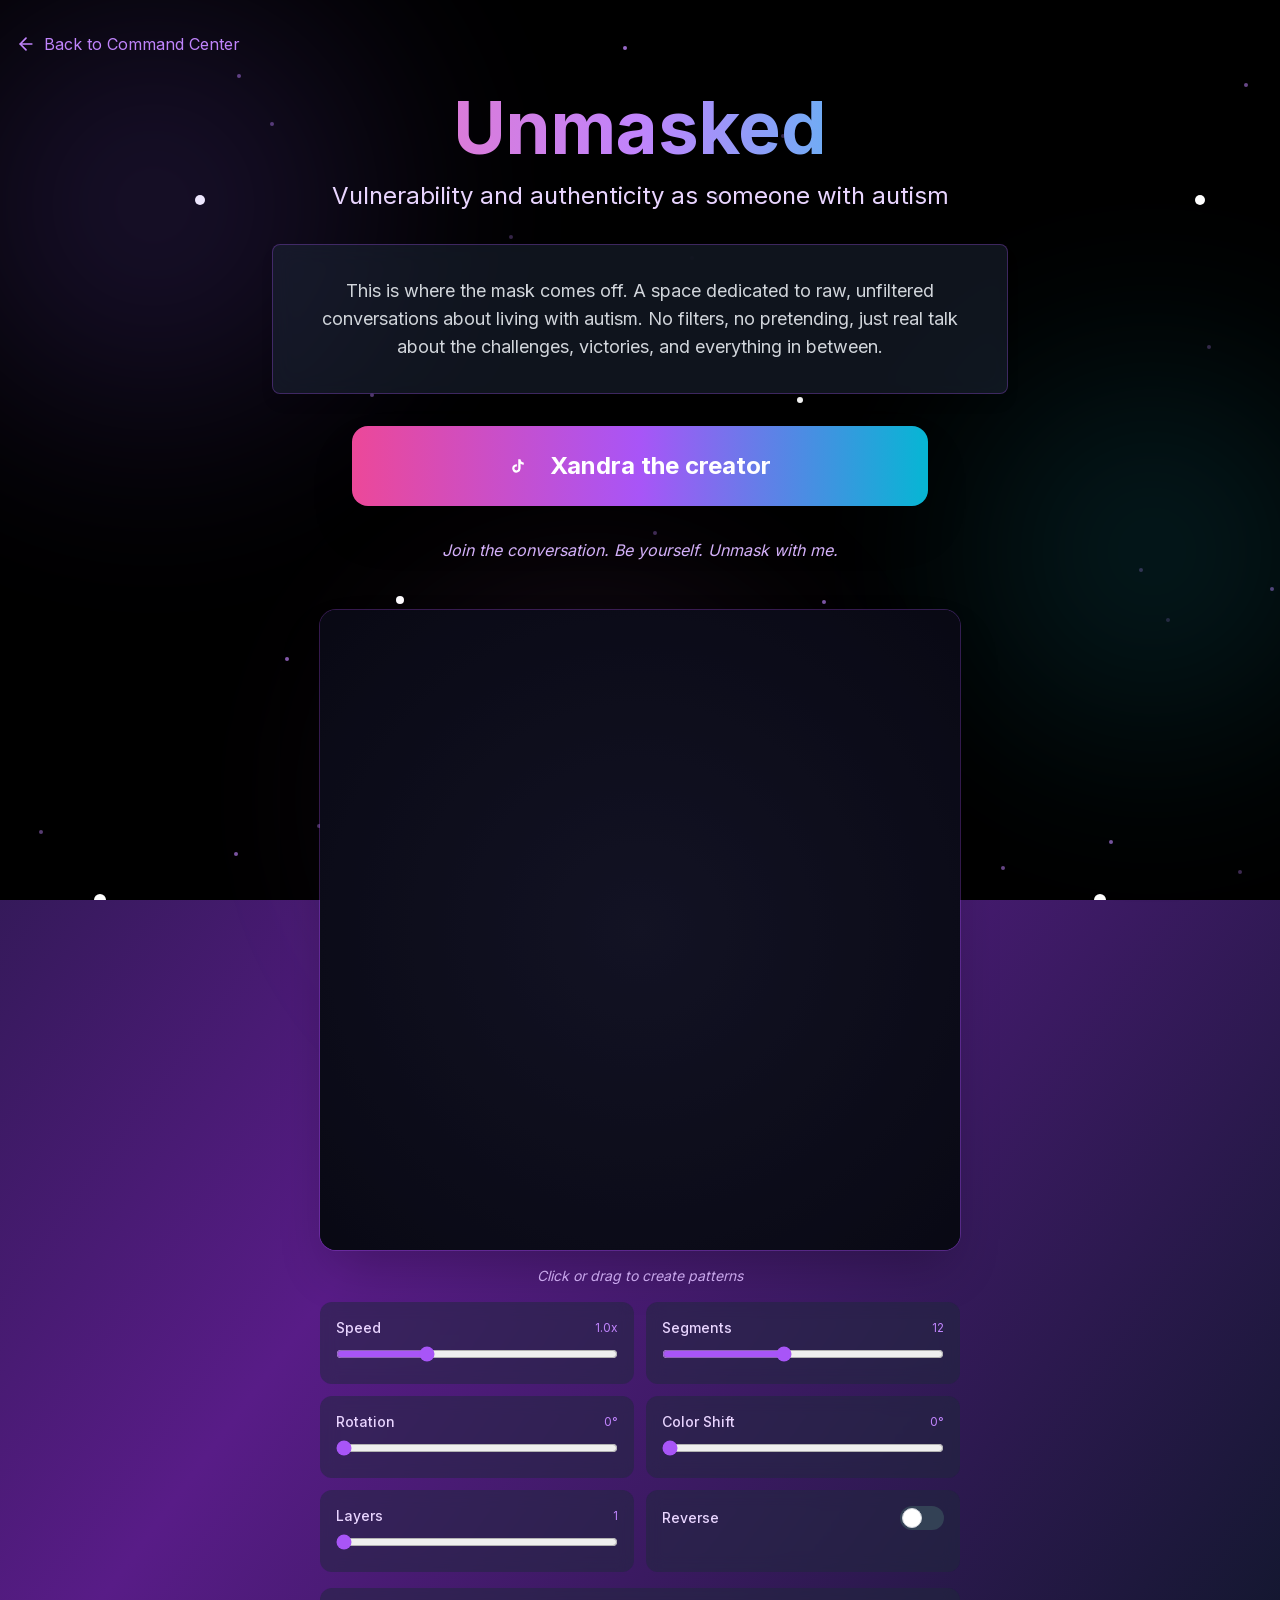
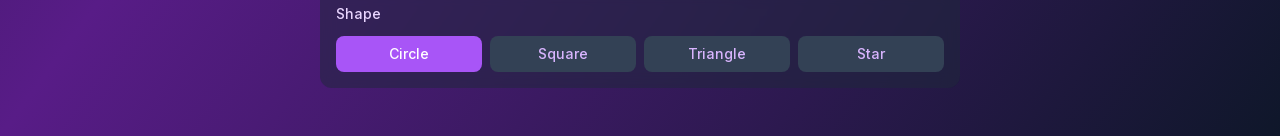
<file: unmasked/index.html>
<!DOCTYPE html><html lang="en"><head><meta charSet="utf-8"/><meta name="viewport" content="width=device-width, initial-scale=1, maximum-scale=5"/><meta name="viewport" content="width=device-width, initial-scale=1"/><link rel="preload" href="/_next/static/media/e4af272ccee01ff0-s.p.woff2" as="font" crossorigin="" type="font/woff2"/><link rel="stylesheet" href="/_next/static/css/7cca8e2c5137bd71.css" data-precedence="next"/><link rel="stylesheet" href="/_next/static/css/a94c07f874876216.css" data-precedence="next"/><link rel="preload" as="script" fetchPriority="low" href="/_next/static/chunks/webpack-5ac105bef07c984d.js"/><script src="/_next/static/chunks/fd9d1056-9fc8eaf8066b0cef.js" async=""></script><script src="/_next/static/chunks/117-662235a3bb6b93bd.js" async=""></script><script src="/_next/static/chunks/main-app-2dcde4753ea0d175.js" async=""></script><script src="/_next/static/chunks/569-da91ac1c2a5b1afb.js" async=""></script><script src="/_next/static/chunks/453-6d5850c1c86453cc.js" async=""></script><script src="/_next/static/chunks/app/unmasked/page-7f5e5135e61504ac.js?v=galaxy17" async=""></script><script src="/_next/static/chunks/app/error-d60b9935dab55b38.js" async=""></script><link rel="icon" href="/favicon.svg" type="image/svg+xml"/><link rel="apple-touch-icon" href="/xandra-profile-photo.webp" sizes="180x180"/><meta name="theme-color" content="#7c3aed"/><title>Xandra Creative - Cosmic Content Creator</title><meta name="description" content="Social media dashboard for Xandra the Creative - Track cosmic content across all dimensions"/><meta name="generator" content="v0.app"/><link rel="icon" href="/favicon.svg" type="image/svg+xml"/><link rel="apple-touch-icon" href="/xandra-profile-photo.webp" sizes="180x180" type="image/webp"/><meta name="next-size-adjust"/><script src="/_next/static/chunks/polyfills-42372ed130431b0a.js" noModule=""></script></head><body class="__className_f367f3"><div class="min-h-screen bg-gradient-to-br from-slate-900 via-purple-900 to-slate-900 relative overflow-hidden"><div class="fixed inset-0 overflow-hidden pointer-events-none"><div class="stars"></div></div><div class="container mx-auto px-4 py-8 min-h-screen flex flex-col relative z-10"><div class="mb-8"><a class="inline-flex items-center gap-2 text-purple-400 hover:text-purple-300 transition-colors" href="/"><svg xmlns="http://www.w3.org/2000/svg" width="24" height="24" viewBox="0 0 24 24" fill="none" stroke="currentColor" stroke-width="2" stroke-linecap="round" stroke-linejoin="round" class="lucide lucide-arrow-left w-5 h-5"><path d="m12 19-7-7 7-7"></path><path d="M19 12H5"></path></svg><span>Back to Command Center</span></a></div><div class="flex-1 flex flex-col items-center justify-center"><div class="text-center space-y-8 max-w-3xl w-full px-4"><div class="space-y-4 shake-subtle"><h1 class="text-5xl md:text-7xl font-bold bg-gradient-to-r from-pink-400 via-purple-400 to-cyan-400 bg-clip-text text-transparent animate-pulse">Unmasked</h1><p class="text-xl md:text-2xl text-purple-200 max-w-2xl mx-auto leading-relaxed">Vulnerability and authenticity as someone with autism</p></div><div class="mt-8 p-6 md:p-8 bg-slate-800/50 backdrop-blur-md border border-purple-500/30 rounded-lg shadow-lg cosmic-glow"><p class="text-base md:text-lg text-gray-300 leading-relaxed">This is where the mask comes off. A space dedicated to raw, unfiltered conversations about living with autism. No filters, no pretending, just real talk about the challenges, victories, and everything in between.</p></div><div class="mt-12 flex flex-col gap-6 items-center w-full max-w-xl mx-auto"><a href="https://www.tiktok.com/@xandrathecreator?_r=1&amp;_t=ZT-93cCF1xJTBu" target="_blank" rel="noopener noreferrer" class="w-full group"><button class="inline-flex items-center justify-center gap-2 whitespace-nowrap ring-offset-background focus-visible:outline-none focus-visible:ring-2 focus-visible:ring-ring focus-visible:ring-offset-2 disabled:pointer-events-none disabled:opacity-50 [&amp;_svg]:pointer-events-none [&amp;_svg]:size-4 [&amp;_svg]:shrink-0 bg-primary hover:bg-primary/90 h-10 px-4 w-full py-8 md:py-10 text-xl md:text-2xl font-bold bg-gradient-to-r from-pink-500 via-purple-500 to-cyan-500 hover:from-pink-600 hover:via-purple-600 hover:to-cyan-600 text-white border-0 rounded-2xl shadow-2xl hover:shadow-3xl transform hover:scale-105 transition-all duration-300 cosmic-glow group-hover:animate-pulse"><svg viewBox="0 0 24 24" fill="currentColor" class="w-8 h-8 md:w-10 md:h-10 mr-3 md:mr-4" xmlns="http://www.w3.org/2000/svg"><path d="M19.59 6.69a4.83 4.83 0 0 1-3.77-4.25V2h-3.45v13.67a2.89 2.89 0 0 1-5.2 1.74 2.89 2.89 0 0 1 2.31-4.64 2.93 2.93 0 0 1 .88.13V9.4a6.84 6.84 0 0 0-1-.05A6.33 6.33 0 0 0 5 20.1a6.34 6.34 0 0 0 10.86-4.43v-7a8.16 8.16 0 0 0 4.77 1.52v-3.4a4.85 4.85 0 0 1-1-.1z"></path></svg>Xandra the creator</button></a></div><div class="mt-12 text-center"><p class="text-sm md:text-base text-purple-300 italic">Join the conversation. Be yourself. Unmask with me.</p></div><div class="mt-16"><div class="w-full max-w-2xl mx-auto p-4"><div class="space-y-4"><div class="rounded-2xl overflow-hidden shadow-2xl ring-1 ring-purple-500/30 bg-slate-900/80 backdrop-blur"><canvas width="600" height="600" class="block w-full h-auto cursor-crosshair touch-none" style="background:radial-gradient(circle, #1a1a2e 0%, #0a0a14 100%)"></canvas></div><div class="text-center text-sm text-purple-300 italic">Click or drag to create patterns</div><div class="grid grid-cols-1 sm:grid-cols-2 gap-3"><div class="bg-slate-800/50 backdrop-blur rounded-xl p-4 space-y-2"><div class="flex justify-between items-center"><span class="text-sm font-medium text-purple-200">Speed</span><span class="text-xs text-purple-400">1.0<!-- -->x</span></div><input type="range" min="0.1" max="3" step="0.1" class="w-full accent-purple-500" value="1"/></div><div class="bg-slate-800/50 backdrop-blur rounded-xl p-4 space-y-2"><div class="flex justify-between items-center"><span class="text-sm font-medium text-purple-200">Segments</span><span class="text-xs text-purple-400">12</span></div><input type="range" min="3" max="24" step="1" class="w-full accent-purple-500" value="12"/></div><div class="bg-slate-800/50 backdrop-blur rounded-xl p-4 space-y-2"><div class="flex justify-between items-center"><span class="text-sm font-medium text-purple-200">Rotation</span><span class="text-xs text-purple-400">0<!-- -->°</span></div><input type="range" min="0" max="6.283185307179586" step="0.1" class="w-full accent-purple-500" value="0"/></div><div class="bg-slate-800/50 backdrop-blur rounded-xl p-4 space-y-2"><div class="flex justify-between items-center"><span class="text-sm font-medium text-purple-200">Color Shift</span><span class="text-xs text-purple-400">0<!-- -->°</span></div><input type="range" min="0" max="360" step="1" class="w-full accent-purple-500" value="0"/></div><div class="bg-slate-800/50 backdrop-blur rounded-xl p-4 space-y-2"><div class="flex justify-between items-center"><span class="text-sm font-medium text-purple-200">Layers</span><span class="text-xs text-purple-400">1</span></div><input type="range" min="1" max="5" step="1" class="w-full accent-purple-500" value="1"/></div><div class="bg-slate-800/50 backdrop-blur rounded-xl p-4 space-y-2"><div class="flex justify-between items-center"><span class="text-sm font-medium text-purple-200">Reverse</span><label class="relative inline-flex items-center cursor-pointer"><input type="checkbox" class="sr-only peer"/><div class="w-11 h-6 bg-slate-700 peer-focus:outline-none peer-focus:ring-2 peer-focus:ring-purple-500 rounded-full peer peer-checked:after:translate-x-full peer-checked:after:border-white after:content-[&#x27;&#x27;] after:absolute after:top-[2px] after:left-[2px] after:bg-white after:border-gray-300 after:border after:rounded-full after:h-5 after:w-5 after:transition-all peer-checked:bg-purple-500"></div></label></div></div></div><div class="bg-slate-800/50 backdrop-blur rounded-xl p-4"><div class="flex justify-between items-center mb-3"><span class="text-sm font-medium text-purple-200">Shape</span></div><div class="grid grid-cols-4 gap-2"><button class="py-2 px-4 rounded-lg text-sm font-medium transition-all bg-purple-500 text-white">Circle</button><button class="py-2 px-4 rounded-lg text-sm font-medium transition-all bg-slate-700 text-purple-300 hover:bg-slate-600">Square</button><button class="py-2 px-4 rounded-lg text-sm font-medium transition-all bg-slate-700 text-purple-300 hover:bg-slate-600">Triangle</button><button class="py-2 px-4 rounded-lg text-sm font-medium transition-all bg-slate-700 text-purple-300 hover:bg-slate-600">Star</button></div></div></div></div></div></div></div></div><div class="fixed inset-0 pointer-events-none"><div class="absolute w-1 h-1 bg-purple-400 rounded-full animate-twinkle" style="left:53.87902392673991%;top:85.39722893071907%;animation-delay:2.040211912362617s;opacity:0.3858818221264829"></div><div class="absolute w-1 h-1 bg-purple-400 rounded-full animate-twinkle" style="left:86.63444911270928%;top:93.30567812567365%;animation-delay:2.9377308325836884s;opacity:0.6202136506959246"></div><div class="absolute w-1 h-1 bg-purple-400 rounded-full animate-twinkle" style="left:62.39177986791138%;top:97.91748329748704%;animation-delay:2.045467899555642s;opacity:0.5710841744549622"></div><div class="absolute w-1 h-1 bg-purple-400 rounded-full animate-twinkle" style="left:64.24964166455523%;top:66.71238620298298%;animation-delay:0.46863561679226584s;opacity:0.645644249879141"></div><div class="absolute w-1 h-1 bg-purple-400 rounded-full animate-twinkle" style="left:53.928864926117235%;top:28.482884017374865%;animation-delay:1.0859690731998022s;opacity:0.20812588386575548"></div><div class="absolute w-1 h-1 bg-purple-400 rounded-full animate-twinkle" style="left:3.02124434981883%;top:92.16692369537975%;animation-delay:2.1884673856323893s;opacity:0.4502848791475324"></div><div class="absolute w-1 h-1 bg-purple-400 rounded-full animate-twinkle" style="left:43.1587069313661%;top:22.118881166240946%;animation-delay:0.03274524047904803s;opacity:0.2807882853339455"></div><div class="absolute w-1 h-1 bg-purple-400 rounded-full animate-twinkle" style="left:18.29983063135132%;top:94.68861812636187%;animation-delay:2.7952112661109227s;opacity:0.6356996520503938"></div><div class="absolute w-1 h-1 bg-purple-400 rounded-full animate-twinkle" style="left:88.9706576540816%;top:63.087224757544625%;animation-delay:1.820012157393566s;opacity:0.27248552855235153"></div><div class="absolute w-1 h-1 bg-purple-400 rounded-full animate-twinkle" style="left:51.033139556018%;top:58.96214296688975%;animation-delay:2.5645751261812295s;opacity:0.34868174437583527"></div><div class="absolute w-1 h-1 bg-purple-400 rounded-full animate-twinkle" style="left:55.96330663603584%;top:21.700865390021562%;animation-delay:0.688958111236261s;opacity:0.26056757547883025"></div><div class="absolute w-1 h-1 bg-purple-400 rounded-full animate-twinkle" style="left:33.421760358445084%;top:48.60476479905784%;animation-delay:2.838696548532592s;opacity:0.4315533106968435"></div><div class="absolute w-1 h-1 bg-purple-400 rounded-full animate-twinkle" style="left:96.7158127285833%;top:96.68658239982707%;animation-delay:1.3364047213896593s;opacity:0.3233649987279602"></div><div class="absolute w-1 h-1 bg-purple-400 rounded-full animate-twinkle" style="left:61.036835373978285%;top:14.89685246510788%;animation-delay:2.566920297326035s;opacity:0.2798842576997661"></div><div class="absolute w-1 h-1 bg-purple-400 rounded-full animate-twinkle" style="left:44.36710516644589%;top:36.43003770920601%;animation-delay:2.674098295484119s;opacity:0.4471033200930037"></div><div class="absolute w-1 h-1 bg-purple-400 rounded-full animate-twinkle" style="left:18.544156949709922%;top:8.188895270327556%;animation-delay:2.3964010364517305s;opacity:0.47961068295856696"></div><div class="absolute w-1 h-1 bg-purple-400 rounded-full animate-twinkle" style="left:48.64356255667042%;top:5.135357702690957%;animation-delay:0.41975259378020136s;opacity:0.786332166065957"></div><div class="absolute w-1 h-1 bg-purple-400 rounded-full animate-twinkle" style="left:24.75153326423174%;top:91.55203048257505%;animation-delay:0.8517753896463278s;opacity:0.39341136974960167"></div><div class="absolute w-1 h-1 bg-purple-400 rounded-full animate-twinkle" style="left:39.767926926423854%;top:26.083391418429102%;animation-delay:1.3893003410515758s;opacity:0.2749916437191535"></div><div class="absolute w-1 h-1 bg-purple-400 rounded-full animate-twinkle" style="left:94.29164640903413%;top:38.353866929912094%;animation-delay:2.927449971216758s;opacity:0.2721968069233286"></div><div class="absolute w-1 h-1 bg-purple-400 rounded-full animate-twinkle" style="left:78.18486910064166%;top:96.17872391194618%;animation-delay:2.2880791386376162s;opacity:0.5332608030794481"></div><div class="absolute w-1 h-1 bg-purple-400 rounded-full animate-twinkle" style="left:49.232974044271515%;top:14.980969874921414%;animation-delay:1.2833630598539152s;opacity:0.20457336590470146"></div><div class="absolute w-1 h-1 bg-purple-400 rounded-full animate-twinkle" style="left:91.10233212269618%;top:68.61214970386362%;animation-delay:2.6094820241288335s;opacity:0.20053032222948805"></div><div class="absolute w-1 h-1 bg-purple-400 rounded-full animate-twinkle" style="left:28.93369889452493%;top:43.64887650982503%;animation-delay:0.5820451062537053s;opacity:0.4653727663258673"></div><div class="absolute w-1 h-1 bg-purple-400 rounded-full animate-twinkle" style="left:97.19949626737142%;top:9.27136681588141%;animation-delay:0.5908584105984342s;opacity:0.5385395319160482"></div><div class="absolute w-1 h-1 bg-purple-400 rounded-full animate-twinkle" style="left:30.702482746625126%;top:80.201543295729%;animation-delay:1.1277687157887735s;opacity:0.44009295416354993"></div><div class="absolute w-1 h-1 bg-purple-400 rounded-full animate-twinkle" style="left:21.058323403892864%;top:13.554423356875711%;animation-delay:0.17298785447881349s;opacity:0.4226022801957926"></div><div class="absolute w-1 h-1 bg-purple-400 rounded-full animate-twinkle" style="left:63.017200744476455%;top:37.47556955921405%;animation-delay:2.9788005359746546s;opacity:0.32679879137561463"></div><div class="absolute w-1 h-1 bg-purple-400 rounded-full animate-twinkle" style="left:99.18656599541531%;top:65.26583940282957%;animation-delay:0.9683321831388825s;opacity:0.4564078519571802"></div><div class="absolute w-1 h-1 bg-purple-400 rounded-full animate-twinkle" style="left:22.274101095269437%;top:73.04985445858054%;animation-delay:0.6478932052412509s;opacity:0.6826112453739374"></div></div></div><script src="/_next/static/chunks/webpack-5ac105bef07c984d.js" async=""></script><script>(self.__next_f=self.__next_f||[]).push([0]);self.__next_f.push([2,null])</script><script>self.__next_f.push([1,"1:HL[\"/_next/static/media/e4af272ccee01ff0-s.p.woff2\",\"font\",{\"crossOrigin\":\"\",\"type\":\"font/woff2\"}]\n2:HL[\"/_next/static/css/7cca8e2c5137bd71.css\",\"style\"]\n3:HL[\"/_next/static/css/a94c07f874876216.css\",\"style\"]\n"])</script><script>self.__next_f.push([1,"4:I[2846,[],\"\"]\n6:I[9107,[],\"ClientPageRoot\"]\n7:I[195,[\"569\",\"static/chunks/569-da91ac1c2a5b1afb.js\",\"453\",\"static/chunks/453-6d5850c1c86453cc.js\",\"132\",\"static/chunks/app/unmasked/page-7f5e5135e61504ac.js?v=galaxy17\"],\"default\",1]\n8:I[4707,[],\"\"]\n9:I[6423,[],\"\"]\na:I[8684,[\"569\",\"static/chunks/569-da91ac1c2a5b1afb.js\",\"601\",\"static/chunks/app/error-d60b9935dab55b38.js\"],\"default\"]\nc:I[1060,[],\"\"]\nd:[]\n"])</script><script>self.__next_f.push([1,"0:[\"$\",\"$L4\",null,{\"buildId\":\"qSXWykwqWRH0WumCtMt-5\",\"assetPrefix\":\"\",\"urlParts\":[\"\",\"unmasked\"],\"initialTree\":[\"\",{\"children\":[\"unmasked\",{\"children\":[\"__PAGE__\",{}]}]},\"$undefined\",\"$undefined\",true],\"initialSeedData\":[\"\",{\"children\":[\"unmasked\",{\"children\":[\"__PAGE__\",{},[[\"$L5\",[\"$\",\"$L6\",null,{\"props\":{\"params\":{},\"searchParams\":{}},\"Component\":\"$7\"}],null],null],null]},[null,[\"$\",\"$L8\",null,{\"parallelRouterKey\":\"children\",\"segmentPath\":[\"children\",\"unmasked\",\"children\"],\"error\":\"$undefined\",\"errorStyles\":\"$undefined\",\"errorScripts\":\"$undefined\",\"template\":[\"$\",\"$L9\",null,{}],\"templateStyles\":\"$undefined\",\"templateScripts\":\"$undefined\",\"notFound\":\"$undefined\",\"notFoundStyles\":\"$undefined\"}]],null]},[[[[\"$\",\"link\",\"0\",{\"rel\":\"stylesheet\",\"href\":\"/_next/static/css/7cca8e2c5137bd71.css\",\"precedence\":\"next\",\"crossOrigin\":\"$undefined\"}],[\"$\",\"link\",\"1\",{\"rel\":\"stylesheet\",\"href\":\"/_next/static/css/a94c07f874876216.css\",\"precedence\":\"next\",\"crossOrigin\":\"$undefined\"}]],[\"$\",\"html\",null,{\"lang\":\"en\",\"children\":[[\"$\",\"head\",null,{\"children\":[[\"$\",\"link\",null,{\"rel\":\"icon\",\"href\":\"/favicon.svg\",\"type\":\"image/svg+xml\"}],[\"$\",\"link\",null,{\"rel\":\"apple-touch-icon\",\"href\":\"/xandra-profile-photo.webp\",\"sizes\":\"180x180\"}],[\"$\",\"meta\",null,{\"name\":\"theme-color\",\"content\":\"#7c3aed\"}],[\"$\",\"meta\",null,{\"name\":\"viewport\",\"content\":\"width=device-width, initial-scale=1, maximum-scale=5\"}]]}],[\"$\",\"body\",null,{\"className\":\"__className_f367f3\",\"children\":[\"$\",\"$L8\",null,{\"parallelRouterKey\":\"children\",\"segmentPath\":[\"children\"],\"error\":\"$a\",\"errorStyles\":[],\"errorScripts\":[],\"template\":[\"$\",\"$L9\",null,{}],\"templateStyles\":\"$undefined\",\"templateScripts\":\"$undefined\",\"notFound\":[[\"$\",\"title\",null,{\"children\":\"404: This page could not be found.\"}],[\"$\",\"div\",null,{\"style\":{\"fontFamily\":\"system-ui,\\\"Segoe UI\\\",Roboto,Helvetica,Arial,sans-serif,\\\"Apple Color Emoji\\\",\\\"Segoe UI Emoji\\\"\",\"height\":\"100vh\",\"textAlign\":\"center\",\"display\":\"flex\",\"flexDirection\":\"column\",\"alignItems\":\"center\",\"justifyContent\":\"center\"},\"children\":[\"$\",\"div\",null,{\"children\":[[\"$\",\"style\",null,{\"dangerouslySetInnerHTML\":{\"__html\":\"body{color:#000;background:#fff;margin:0}.next-error-h1{border-right:1px solid rgba(0,0,0,.3)}@media (prefers-color-scheme:dark){body{color:#fff;background:#000}.next-error-h1{border-right:1px solid rgba(255,255,255,.3)}}\"}}],[\"$\",\"h1\",null,{\"className\":\"next-error-h1\",\"style\":{\"display\":\"inline-block\",\"margin\":\"0 20px 0 0\",\"padding\":\"0 23px 0 0\",\"fontSize\":24,\"fontWeight\":500,\"verticalAlign\":\"top\",\"lineHeight\":\"49px\"},\"children\":\"404\"}],[\"$\",\"div\",null,{\"style\":{\"display\":\"inline-block\"},\"children\":[\"$\",\"h2\",null,{\"style\":{\"fontSize\":14,\"fontWeight\":400,\"lineHeight\":\"49px\",\"margin\":0},\"children\":\"This page could not be found.\"}]}]]}]}]],\"notFoundStyles\":[]}]}]]}]],null],null],\"couldBeIntercepted\":false,\"initialHead\":[null,\"$Lb\"],\"globalErrorComponent\":\"$c\",\"missingSlots\":\"$Wd\"}]\n"])</script><script>self.__next_f.push([1,"b:[[\"$\",\"meta\",\"0\",{\"name\":\"viewport\",\"content\":\"width=device-width, initial-scale=1\"}],[\"$\",\"meta\",\"1\",{\"charSet\":\"utf-8\"}],[\"$\",\"title\",\"2\",{\"children\":\"Xandra Creative - Cosmic Content Creator\"}],[\"$\",\"meta\",\"3\",{\"name\":\"description\",\"content\":\"Social media dashboard for Xandra the Creative - Track cosmic content across all dimensions\"}],[\"$\",\"meta\",\"4\",{\"name\":\"generator\",\"content\":\"v0.app\"}],[\"$\",\"link\",\"5\",{\"rel\":\"icon\",\"href\":\"/favicon.svg\",\"type\":\"image/svg+xml\"}],[\"$\",\"link\",\"6\",{\"rel\":\"apple-touch-icon\",\"href\":\"/xandra-profile-photo.webp\",\"sizes\":\"180x180\",\"type\":\"image/webp\"}],[\"$\",\"meta\",\"7\",{\"name\":\"next-size-adjust\"}]]\n5:null\n"])</script></body></html>
</file>
<file: _next/static/css/7cca8e2c5137bd71.css>
@font-face{font-family:__Inter_f367f3;font-style:normal;font-weight:100 900;font-display:swap;src:url(/_next/static/media/ba9851c3c22cd980-s.woff2) format("woff2");unicode-range:u+0460-052f,u+1c80-1c8a,u+20b4,u+2de0-2dff,u+a640-a69f,u+fe2e-fe2f}@font-face{font-family:__Inter_f367f3;font-style:normal;font-weight:100 900;font-display:swap;src:url(/_next/static/media/21350d82a1f187e9-s.woff2) format("woff2");unicode-range:u+0301,u+0400-045f,u+0490-0491,u+04b0-04b1,u+2116}@font-face{font-family:__Inter_f367f3;font-style:normal;font-weight:100 900;font-display:swap;src:url(/_next/static/media/c5fe6dc8356a8c31-s.woff2) format("woff2");unicode-range:u+1f??}@font-face{font-family:__Inter_f367f3;font-style:normal;font-weight:100 900;font-display:swap;src:url(/_next/static/media/19cfc7226ec3afaa-s.woff2) format("woff2");unicode-range:u+0370-0377,u+037a-037f,u+0384-038a,u+038c,u+038e-03a1,u+03a3-03ff}@font-face{font-family:__Inter_f367f3;font-style:normal;font-weight:100 900;font-display:swap;src:url(/_next/static/media/df0a9ae256c0569c-s.woff2) format("woff2");unicode-range:u+0102-0103,u+0110-0111,u+0128-0129,u+0168-0169,u+01a0-01a1,u+01af-01b0,u+0300-0301,u+0303-0304,u+0308-0309,u+0323,u+0329,u+1ea0-1ef9,u+20ab}@font-face{font-family:__Inter_f367f3;font-style:normal;font-weight:100 900;font-display:swap;src:url(/_next/static/media/8e9860b6e62d6359-s.woff2) format("woff2");unicode-range:u+0100-02ba,u+02bd-02c5,u+02c7-02cc,u+02ce-02d7,u+02dd-02ff,u+0304,u+0308,u+0329,u+1d00-1dbf,u+1e00-1e9f,u+1ef2-1eff,u+2020,u+20a0-20ab,u+20ad-20c0,u+2113,u+2c60-2c7f,u+a720-a7ff}@font-face{font-family:__Inter_f367f3;font-style:normal;font-weight:100 900;font-display:swap;src:url(/_next/static/media/e4af272ccee01ff0-s.p.woff2) format("woff2");unicode-range:u+00??,u+0131,u+0152-0153,u+02bb-02bc,u+02c6,u+02da,u+02dc,u+0304,u+0308,u+0329,u+2000-206f,u+20ac,u+2122,u+2191,u+2193,u+2212,u+2215,u+feff,u+fffd}@font-face{font-family:__Inter_Fallback_f367f3;src:local("Arial");ascent-override:90.49%;descent-override:22.56%;line-gap-override:0.00%;size-adjust:107.06%}.__className_f367f3{font-family:__Inter_f367f3,__Inter_Fallback_f367f3;font-style:normal}
</file>
<file: _next/static/css/a94c07f874876216.css>
*,:after,:before{--tw-border-spacing-x:0;--tw-border-spacing-y:0;--tw-translate-x:0;--tw-translate-y:0;--tw-rotate:0;--tw-skew-x:0;--tw-skew-y:0;--tw-scale-x:1;--tw-scale-y:1;--tw-pan-x: ;--tw-pan-y: ;--tw-pinch-zoom: ;--tw-scroll-snap-strictness:proximity;--tw-gradient-from-position: ;--tw-gradient-via-position: ;--tw-gradient-to-position: ;--tw-ordinal: ;--tw-slashed-zero: ;--tw-numeric-figure: ;--tw-numeric-spacing: ;--tw-numeric-fraction: ;--tw-ring-inset: ;--tw-ring-offset-width:0px;--tw-ring-offset-color:#fff;--tw-ring-color:rgba(59,130,246,.5);--tw-ring-offset-shadow:0 0 #0000;--tw-ring-shadow:0 0 #0000;--tw-shadow:0 0 #0000;--tw-shadow-colored:0 0 #0000;--tw-blur: ;--tw-brightness: ;--tw-contrast: ;--tw-grayscale: ;--tw-hue-rotate: ;--tw-invert: ;--tw-saturate: ;--tw-sepia: ;--tw-drop-shadow: ;--tw-backdrop-blur: ;--tw-backdrop-brightness: ;--tw-backdrop-contrast: ;--tw-backdrop-grayscale: ;--tw-backdrop-hue-rotate: ;--tw-backdrop-invert: ;--tw-backdrop-opacity: ;--tw-backdrop-saturate: ;--tw-backdrop-sepia: ;--tw-contain-size: ;--tw-contain-layout: ;--tw-contain-paint: ;--tw-contain-style: }::backdrop{--tw-border-spacing-x:0;--tw-border-spacing-y:0;--tw-translate-x:0;--tw-translate-y:0;--tw-rotate:0;--tw-skew-x:0;--tw-skew-y:0;--tw-scale-x:1;--tw-scale-y:1;--tw-pan-x: ;--tw-pan-y: ;--tw-pinch-zoom: ;--tw-scroll-snap-strictness:proximity;--tw-gradient-from-position: ;--tw-gradient-via-position: ;--tw-gradient-to-position: ;--tw-ordinal: ;--tw-slashed-zero: ;--tw-numeric-figure: ;--tw-numeric-spacing: ;--tw-numeric-fraction: ;--tw-ring-inset: ;--tw-ring-offset-width:0px;--tw-ring-offset-color:#fff;--tw-ring-color:rgba(59,130,246,.5);--tw-ring-offset-shadow:0 0 #0000;--tw-ring-shadow:0 0 #0000;--tw-shadow:0 0 #0000;--tw-shadow-colored:0 0 #0000;--tw-blur: ;--tw-brightness: ;--tw-contrast: ;--tw-grayscale: ;--tw-hue-rotate: ;--tw-invert: ;--tw-saturate: ;--tw-sepia: ;--tw-drop-shadow: ;--tw-backdrop-blur: ;--tw-backdrop-brightness: ;--tw-backdrop-contrast: ;--tw-backdrop-grayscale: ;--tw-backdrop-hue-rotate: ;--tw-backdrop-invert: ;--tw-backdrop-opacity: ;--tw-backdrop-saturate: ;--tw-backdrop-sepia: ;--tw-contain-size: ;--tw-contain-layout: ;--tw-contain-paint: ;--tw-contain-style: }/*
! tailwindcss v3.4.19 | MIT License | https://tailwindcss.com
*/*,:after,:before{box-sizing:border-box;border:0 solid #e5e7eb}:after,:before{--tw-content:""}:host,html{line-height:1.5;-webkit-text-size-adjust:100%;-moz-tab-size:4;tab-size:4;font-family:ui-sans-serif,system-ui,sans-serif,Apple Color Emoji,Segoe UI Emoji,Segoe UI Symbol,Noto Color Emoji;font-feature-settings:normal;font-variation-settings:normal;-webkit-tap-highlight-color:transparent}body{margin:0;line-height:inherit}hr{height:0;color:inherit;border-top-width:1px}abbr:where([title]){text-decoration:underline dotted}h1,h2,h3,h4,h5,h6{font-size:inherit;font-weight:inherit}a{color:inherit;text-decoration:inherit}b,strong{font-weight:bolder}code,kbd,pre,samp{font-family:ui-monospace,SFMono-Regular,Menlo,Monaco,Consolas,Liberation Mono,Courier New,monospace;font-feature-settings:normal;font-variation-settings:normal;font-size:1em}small{font-size:80%}sub,sup{font-size:75%;line-height:0;position:relative;vertical-align:baseline}sub{bottom:-.25em}sup{top:-.5em}table{text-indent:0;border-color:inherit;border-collapse:collapse}button,input,optgroup,select,textarea{font-family:inherit;font-feature-settings:inherit;font-variation-settings:inherit;font-size:100%;font-weight:inherit;line-height:inherit;letter-spacing:inherit;color:inherit;margin:0;padding:0}button,select{text-transform:none}button,input:where([type=button]),input:where([type=reset]),input:where([type=submit]){-webkit-appearance:button;background-color:transparent;background-image:none}:-moz-focusring{outline:auto}:-moz-ui-invalid{box-shadow:none}progress{vertical-align:baseline}::-webkit-inner-spin-button,::-webkit-outer-spin-button{height:auto}[type=search]{-webkit-appearance:textfield;outline-offset:-2px}::-webkit-search-decoration{-webkit-appearance:none}::-webkit-file-upload-button{-webkit-appearance:button;font:inherit}summary{display:list-item}blockquote,dd,dl,figure,h1,h2,h3,h4,h5,h6,hr,p,pre{margin:0}fieldset{margin:0}fieldset,legend{padding:0}menu,ol,ul{list-style:none;margin:0;padding:0}dialog{padding:0}textarea{resize:vertical}input::placeholder,textarea::placeholder{opacity:1;color:#9ca3af}[role=button],button{cursor:pointer}:disabled{cursor:default}audio,canvas,embed,iframe,img,object,svg,video{display:block;vertical-align:middle}img,video{max-width:100%;height:auto}[hidden]:where(:not([hidden=until-found])){display:none}:root{--background:0 0% 100%;--foreground:240 10% 3.9%;--card:0 0% 100%;--card-foreground:240 10% 3.9%;--popover:0 0% 100%;--popover-foreground:240 10% 3.9%;--primary:240 9% 17%;--primary-foreground:0 0% 98%;--secondary:240 4.8% 95.9%;--secondary-foreground:240 5.9% 10%;--muted:240 4.8% 95.9%;--muted-foreground:240 3.8% 46.1%;--accent:240 4.8% 95.9%;--accent-foreground:240 5.9% 10%;--destructive:0 84.2% 60.2%;--destructive-foreground:0 0% 98%;--border:240 5.9% 90%;--input:240 5.9% 90%;--ring:240 10% 3.9%;--chart-1:12 76% 61%;--chart-2:173 58% 39%;--chart-3:197 37% 24%;--chart-4:43 74% 66%;--chart-5:27 87% 67%;--radius:0.5rem}.dark{--background:240 10% 3.9%;--foreground:0 0% 98%;--card:240 10% 3.9%;--card-foreground:0 0% 98%;--popover:240 10% 3.9%;--popover-foreground:0 0% 98%;--primary:0 0% 98%;--primary-foreground:240 5.9% 10%;--secondary:240 3.7% 15.9%;--secondary-foreground:0 0% 98%;--muted:240 3.7% 15.9%;--muted-foreground:240 5% 64.9%;--accent:240 3.7% 15.9%;--accent-foreground:0 0% 98%;--destructive:0 62.8% 30.6%;--destructive-foreground:0 0% 98%;--border:240 3.7% 15.9%;--input:240 3.7% 15.9%;--ring:240 4.9% 83.9%;--chart-1:220 70% 50%;--chart-2:160 60% 45%;--chart-3:30 80% 55%;--chart-4:280 65% 60%;--chart-5:340 75% 55%}*{border-color:hsl(var(--border))}body{background-color:hsl(var(--background));color:hsl(var(--foreground))}.\!container{width:100%!important}.container{width:100%}@media (min-width:640px){.\!container{max-width:640px!important}.container{max-width:640px}}@media (min-width:768px){.\!container{max-width:768px!important}.container{max-width:768px}}@media (min-width:1024px){.\!container{max-width:1024px!important}.container{max-width:1024px}}@media (min-width:1280px){.\!container{max-width:1280px!important}.container{max-width:1280px}}@media (min-width:1536px){.\!container{max-width:1536px!important}.container{max-width:1536px}}.sr-only{position:absolute;width:1px;height:1px;padding:0;margin:-1px;overflow:hidden;clip:rect(0,0,0,0);white-space:nowrap;border-width:0}.pointer-events-none{pointer-events:none}.pointer-events-auto{pointer-events:auto}.visible{visibility:visible}.invisible{visibility:hidden}.static{position:static}.fixed{position:fixed}.absolute{position:absolute}.relative{position:relative}.inset-0{inset:0}.inset-x-0{left:0;right:0}.inset-y-0{top:0;bottom:0}.-bottom-12{bottom:-3rem}.-left-12{left:-3rem}.-right-12{right:-3rem}.-top-12{top:-3rem}.bottom-0{bottom:0}.bottom-4{bottom:1rem}.left-0{left:0}.left-1\/2{left:50%}.left-2{left:.5rem}.left-\[50\%\]{left:50%}.right-0{right:0}.right-1{right:.25rem}.right-2{right:.5rem}.right-3{right:.75rem}.right-4{right:1rem}.top-0{top:0}.top-1\.5{top:.375rem}.top-1\/2{top:50%}.top-2{top:.5rem}.top-3\.5{top:.875rem}.top-4{top:1rem}.top-6{top:1.5rem}.top-\[1px\]{top:1px}.top-\[50\%\]{top:50%}.top-\[60\%\]{top:60%}.top-full{top:100%}.-z-10{z-index:-10}.z-10{z-index:10}.z-20{z-index:20}.z-50{z-index:50}.z-\[100\]{z-index:100}.z-\[1\]{z-index:1}.order-1{order:1}.order-2{order:2}.order-first{order:-9999}.order-last{order:9999}.\!m-0{margin:0!important}.-mx-1{margin-left:-.25rem;margin-right:-.25rem}.-my-2{margin-top:-.5rem;margin-bottom:-.5rem}.mx-2{margin-left:.5rem;margin-right:.5rem}.mx-3\.5{margin-left:.875rem;margin-right:.875rem}.mx-auto{margin-left:auto;margin-right:auto}.my-0{margin-top:0;margin-bottom:0}.my-0\.5{margin-top:.125rem;margin-bottom:.125rem}.my-1{margin-top:.25rem;margin-bottom:.25rem}.my-4{margin-top:1rem;margin-bottom:1rem}.-ml-4{margin-left:-1rem}.-ml-8{margin-left:-2rem}.-mt-2{margin-top:-.5rem}.-mt-4{margin-top:-1rem}.mb-1{margin-bottom:.25rem}.mb-12{margin-bottom:3rem}.mb-2{margin-bottom:.5rem}.mb-3{margin-bottom:.75rem}.mb-4{margin-bottom:1rem}.mb-6{margin-bottom:1.5rem}.mb-8{margin-bottom:2rem}.ml-1{margin-left:.25rem}.ml-2{margin-left:.5rem}.ml-4{margin-left:1rem}.ml-auto{margin-left:auto}.mr-2{margin-right:.5rem}.mr-3{margin-right:.75rem}.mt-1{margin-top:.25rem}.mt-1\.5{margin-top:.375rem}.mt-12{margin-top:3rem}.mt-16{margin-top:4rem}.mt-2{margin-top:.5rem}.mt-24{margin-top:6rem}.mt-3{margin-top:.75rem}.mt-4{margin-top:1rem}.mt-6{margin-top:1.5rem}.mt-8{margin-top:2rem}.mt-auto{margin-top:auto}.line-clamp-2{overflow:hidden;display:-webkit-box;-webkit-box-orient:vertical;-webkit-line-clamp:2}.block{display:block}.inline-block{display:inline-block}.flex{display:flex}.inline-flex{display:inline-flex}.table{display:table}.grid{display:grid}.hidden{display:none}.aspect-square{aspect-ratio:1/1}.aspect-video{aspect-ratio:16/9}.size-10{width:2.5rem;height:2.5rem}.size-3{width:.75rem;height:.75rem}.size-3\.5{width:.875rem;height:.875rem}.size-4{width:1rem;height:1rem}.size-6{width:1.5rem;height:1.5rem}.size-8{width:2rem;height:2rem}.size-\[--cell-size\]{width:var(--cell-size);height:var(--cell-size)}.h-1{height:.25rem}.h-1\.5{height:.375rem}.h-10{height:2.5rem}.h-11{height:2.75rem}.h-12{height:3rem}.h-16{height:4rem}.h-2{height:.5rem}.h-2\.5{height:.625rem}.h-20{height:5rem}.h-3{height:.75rem}.h-3\.5{height:.875rem}.h-32{height:8rem}.h-36{height:9rem}.h-4{height:1rem}.h-5{height:1.25rem}.h-6{height:1.5rem}.h-7{height:1.75rem}.h-8{height:2rem}.h-9{height:2.25rem}.h-96{height:24rem}.h-\[--cell-size\]{height:var(--cell-size)}.h-\[1px\]{height:1px}.h-\[560px\]{height:560px}.h-\[var\(--radix-navigation-menu-viewport-height\)\]{height:var(--radix-navigation-menu-viewport-height)}.h-\[var\(--radix-select-trigger-height\)\]{height:var(--radix-select-trigger-height)}.h-auto{height:auto}.h-full{height:100%}.h-px{height:1px}.h-svh{height:100svh}.max-h-96{max-height:24rem}.max-h-\[300px\]{max-height:300px}.max-h-screen{max-height:100vh}.min-h-0{min-height:0}.min-h-\[80px\]{min-height:80px}.min-h-screen{min-height:100vh}.min-h-svh{min-height:100svh}.w-0{width:0}.w-1{width:.25rem}.w-10{width:2.5rem}.w-11{width:2.75rem}.w-12{width:3rem}.w-16{width:4rem}.w-2{width:.5rem}.w-2\.5{width:.625rem}.w-24{width:6rem}.w-3{width:.75rem}.w-3\.5{width:.875rem}.w-3\/4{width:75%}.w-32{width:8rem}.w-36{width:9rem}.w-4{width:1rem}.w-4\/6{width:66.666667%}.w-5{width:1.25rem}.w-5\/6{width:83.333333%}.w-6{width:1.5rem}.w-64{width:16rem}.w-7{width:1.75rem}.w-72{width:18rem}.w-8{width:2rem}.w-80{width:20rem}.w-9{width:2.25rem}.w-\[--cell-size\]{width:var(--cell-size)}.w-\[--sidebar-width\]{width:var(--sidebar-width)}.w-\[100px\]{width:100px}.w-\[1px\]{width:1px}.w-\[280px\]{width:280px}.w-auto{width:auto}.w-fit{width:fit-content}.w-full{width:100%}.w-max{width:max-content}.w-px{width:1px}.min-w-0{min-width:0}.min-w-10{min-width:2.5rem}.min-w-11{min-width:2.75rem}.min-w-5{min-width:1.25rem}.min-w-9{min-width:2.25rem}.min-w-\[--cell-size\]{min-width:var(--cell-size)}.min-w-\[12rem\]{min-width:12rem}.min-w-\[8rem\]{min-width:8rem}.min-w-\[var\(--radix-select-trigger-width\)\]{min-width:var(--radix-select-trigger-width)}.max-w-2xl{max-width:42rem}.max-w-3xl{max-width:48rem}.max-w-4xl{max-width:56rem}.max-w-5xl{max-width:64rem}.max-w-6xl{max-width:72rem}.max-w-\[--skeleton-width\]{max-width:var(--skeleton-width)}.max-w-\[600px\]{max-width:600px}.max-w-\[calc\(100vw-2rem\)\]{max-width:calc(100vw - 2rem)}.max-w-lg{max-width:32rem}.max-w-max{max-width:max-content}.max-w-md{max-width:28rem}.max-w-sm{max-width:24rem}.max-w-xl{max-width:36rem}.flex-1{flex:1 1 0%}.flex-shrink-0,.shrink-0{flex-shrink:0}.grow{flex-grow:1}.grow-0{flex-grow:0}.basis-full{flex-basis:100%}.caption-bottom{caption-side:bottom}.border-collapse{border-collapse:collapse}.-translate-x-1\/2{--tw-translate-x:-50%}.-translate-x-1\/2,.-translate-x-px{transform:translate(var(--tw-translate-x),var(--tw-translate-y)) rotate(var(--tw-rotate)) skewX(var(--tw-skew-x)) skewY(var(--tw-skew-y)) scaleX(var(--tw-scale-x)) scaleY(var(--tw-scale-y))}.-translate-x-px{--tw-translate-x:-1px}.-translate-y-1\/2{--tw-translate-y:-50%}.-translate-y-1\/2,.translate-x-\[-50\%\]{transform:translate(var(--tw-translate-x),var(--tw-translate-y)) rotate(var(--tw-rotate)) skewX(var(--tw-skew-x)) skewY(var(--tw-skew-y)) scaleX(var(--tw-scale-x)) scaleY(var(--tw-scale-y))}.translate-x-\[-50\%\]{--tw-translate-x:-50%}.translate-x-px{--tw-translate-x:1px}.translate-x-px,.translate-y-\[-50\%\]{transform:translate(var(--tw-translate-x),var(--tw-translate-y)) rotate(var(--tw-rotate)) skewX(var(--tw-skew-x)) skewY(var(--tw-skew-y)) scaleX(var(--tw-scale-x)) scaleY(var(--tw-scale-y))}.translate-y-\[-50\%\]{--tw-translate-y:-50%}.rotate-45{--tw-rotate:45deg}.rotate-45,.rotate-90{transform:translate(var(--tw-translate-x),var(--tw-translate-y)) rotate(var(--tw-rotate)) skewX(var(--tw-skew-x)) skewY(var(--tw-skew-y)) scaleX(var(--tw-scale-x)) scaleY(var(--tw-scale-y))}.rotate-90{--tw-rotate:90deg}.transform{transform:translate(var(--tw-translate-x),var(--tw-translate-y)) rotate(var(--tw-rotate)) skewX(var(--tw-skew-x)) skewY(var(--tw-skew-y)) scaleX(var(--tw-scale-x)) scaleY(var(--tw-scale-y))}.animate-pulse{animation:pulse 2s cubic-bezier(.4,0,.6,1) infinite}@keyframes spin{to{transform:rotate(1turn)}}.animate-spin{animation:spin 1s linear infinite}.cursor-crosshair{cursor:crosshair}.cursor-default{cursor:default}.cursor-pointer{cursor:pointer}.cursor-text{cursor:text}.touch-none{touch-action:none}.select-none{user-select:none}.select-all{user-select:all}.resize-none{resize:none}.resize{resize:both}.list-inside{list-style-position:inside}.list-decimal{list-style-type:decimal}.list-disc{list-style-type:disc}.list-none{list-style-type:none}.grid-cols-1{grid-template-columns:repeat(1,minmax(0,1fr))}.grid-cols-2{grid-template-columns:repeat(2,minmax(0,1fr))}.grid-cols-4{grid-template-columns:repeat(4,minmax(0,1fr))}.flex-row{flex-direction:row}.flex-col{flex-direction:column}.flex-col-reverse{flex-direction:column-reverse}.flex-wrap{flex-wrap:wrap}.items-start{align-items:flex-start}.items-end{align-items:flex-end}.items-center{align-items:center}.items-stretch{align-items:stretch}.justify-start{justify-content:flex-start}.justify-center{justify-content:center}.justify-between{justify-content:space-between}.gap-1{gap:.25rem}.gap-1\.5{gap:.375rem}.gap-2{gap:.5rem}.gap-2\.5{gap:.625rem}.gap-3{gap:.75rem}.gap-4{gap:1rem}.gap-6{gap:1.5rem}.gap-7{gap:1.75rem}.space-x-1>:not([hidden])~:not([hidden]){--tw-space-x-reverse:0;margin-right:calc(.25rem * var(--tw-space-x-reverse));margin-left:calc(.25rem * calc(1 - var(--tw-space-x-reverse)))}.space-x-4>:not([hidden])~:not([hidden]){--tw-space-x-reverse:0;margin-right:calc(1rem * var(--tw-space-x-reverse));margin-left:calc(1rem * calc(1 - var(--tw-space-x-reverse)))}.space-y-1>:not([hidden])~:not([hidden]){--tw-space-y-reverse:0;margin-top:calc(.25rem * calc(1 - var(--tw-space-y-reverse)));margin-bottom:calc(.25rem * var(--tw-space-y-reverse))}.space-y-1\.5>:not([hidden])~:not([hidden]){--tw-space-y-reverse:0;margin-top:calc(.375rem * calc(1 - var(--tw-space-y-reverse)));margin-bottom:calc(.375rem * var(--tw-space-y-reverse))}.space-y-12>:not([hidden])~:not([hidden]){--tw-space-y-reverse:0;margin-top:calc(3rem * calc(1 - var(--tw-space-y-reverse)));margin-bottom:calc(3rem * var(--tw-space-y-reverse))}.space-y-2>:not([hidden])~:not([hidden]){--tw-space-y-reverse:0;margin-top:calc(.5rem * calc(1 - var(--tw-space-y-reverse)));margin-bottom:calc(.5rem * var(--tw-space-y-reverse))}.space-y-3>:not([hidden])~:not([hidden]){--tw-space-y-reverse:0;margin-top:calc(.75rem * calc(1 - var(--tw-space-y-reverse)));margin-bottom:calc(.75rem * var(--tw-space-y-reverse))}.space-y-4>:not([hidden])~:not([hidden]){--tw-space-y-reverse:0;margin-top:calc(1rem * calc(1 - var(--tw-space-y-reverse)));margin-bottom:calc(1rem * var(--tw-space-y-reverse))}.space-y-6>:not([hidden])~:not([hidden]){--tw-space-y-reverse:0;margin-top:calc(1.5rem * calc(1 - var(--tw-space-y-reverse)));margin-bottom:calc(1.5rem * var(--tw-space-y-reverse))}.space-y-8>:not([hidden])~:not([hidden]){--tw-space-y-reverse:0;margin-top:calc(2rem * calc(1 - var(--tw-space-y-reverse)));margin-bottom:calc(2rem * var(--tw-space-y-reverse))}.self-stretch{align-self:stretch}.overflow-auto{overflow:auto}.overflow-hidden{overflow:hidden}.overflow-y-auto{overflow-y:auto}.overflow-x-hidden{overflow-x:hidden}.whitespace-normal{white-space:normal}.whitespace-nowrap{white-space:nowrap}.text-balance{text-wrap:balance}.text-pretty{text-wrap:pretty}.break-words{overflow-wrap:break-word}.rounded{border-radius:.25rem}.rounded-2xl{border-radius:1rem}.rounded-\[2\.5rem\]{border-radius:2.5rem}.rounded-\[2px\]{border-radius:2px}.rounded-\[3rem\]{border-radius:3rem}.rounded-\[calc\(var\(--radius\)-5px\)\]{border-radius:calc(var(--radius) - 5px)}.rounded-\[inherit\]{border-radius:inherit}.rounded-full{border-radius:9999px}.rounded-lg{border-radius:var(--radius)}.rounded-md{border-radius:calc(var(--radius) - 2px)}.rounded-none{border-radius:0}.rounded-sm{border-radius:calc(var(--radius) - 4px)}.rounded-xl{border-radius:.75rem}.rounded-l-md{border-top-left-radius:calc(var(--radius) - 2px);border-bottom-left-radius:calc(var(--radius) - 2px)}.rounded-r-md{border-top-right-radius:calc(var(--radius) - 2px);border-bottom-right-radius:calc(var(--radius) - 2px)}.rounded-t-\[10px\]{border-top-left-radius:10px;border-top-right-radius:10px}.rounded-tl-sm{border-top-left-radius:calc(var(--radius) - 4px)}.border{border-width:1px}.border-0{border-width:0}.border-2{border-width:2px}.border-4{border-width:4px}.border-\[1\.5px\]{border-width:1.5px}.border-y{border-top-width:1px}.border-b,.border-y{border-bottom-width:1px}.border-l{border-left-width:1px}.border-r{border-right-width:1px}.border-t{border-top-width:1px}.border-dashed{border-style:dashed}.border-none{border-style:none}.border-\[--color-border\]{border-color:var(--color-border)}.border-amber-500\/40{border-color:rgba(245,158,11,.4)}.border-border{border-color:hsl(var(--border))}.border-border\/50{border-color:hsl(var(--border)/.5)}.border-cyan-400\/30{border-color:rgba(34,211,238,.3)}.border-cyan-400\/40{border-color:rgba(34,211,238,.4)}.border-cyan-500{--tw-border-opacity:1;border-color:rgb(6 182 212/var(--tw-border-opacity,1))}.border-cyan-500\/20{border-color:rgba(6,182,212,.2)}.border-cyan-500\/30{border-color:rgba(6,182,212,.3)}.border-destructive{border-color:hsl(var(--destructive))}.border-destructive\/50{border-color:hsl(var(--destructive)/.5)}.border-gray-700{--tw-border-opacity:1;border-color:rgb(55 65 81/var(--tw-border-opacity,1))}.border-gray-800{--tw-border-opacity:1;border-color:rgb(31 41 55/var(--tw-border-opacity,1))}.border-input{border-color:hsl(var(--input))}.border-pink-400\/40{border-color:rgba(244,114,182,.4)}.border-pink-500{--tw-border-opacity:1;border-color:rgb(236 72 153/var(--tw-border-opacity,1))}.border-pink-500\/20{border-color:rgba(236,72,153,.2)}.border-pink-500\/30{border-color:rgba(236,72,153,.3)}.border-primary{border-color:hsl(var(--primary))}.border-purple-400{--tw-border-opacity:1;border-color:rgb(192 132 252/var(--tw-border-opacity,1))}.border-purple-400\/30{border-color:rgba(192,132,252,.3)}.border-purple-400\/40{border-color:rgba(192,132,252,.4)}.border-purple-400\/50{border-color:rgba(192,132,252,.5)}.border-purple-500{--tw-border-opacity:1;border-color:rgb(168 85 247/var(--tw-border-opacity,1))}.border-purple-500\/20{border-color:rgba(168,85,247,.2)}.border-purple-500\/30{border-color:rgba(168,85,247,.3)}.border-purple-500\/50{border-color:rgba(168,85,247,.5)}.border-sidebar-border{border-color:hsl(var(--sidebar-border))}.border-transparent{border-color:transparent}.border-white{--tw-border-opacity:1;border-color:rgb(255 255 255/var(--tw-border-opacity,1))}.border-l-transparent{border-left-color:transparent}.border-t-transparent{border-top-color:transparent}.bg-\[--color-bg\]{background-color:var(--color-bg)}.bg-accent{background-color:hsl(var(--accent))}.bg-background{background-color:hsl(var(--background))}.bg-black{--tw-bg-opacity:1;background-color:rgb(0 0 0/var(--tw-bg-opacity,1))}.bg-black\/50{background-color:rgba(0,0,0,.5)}.bg-black\/80{background-color:rgba(0,0,0,.8)}.bg-blue-500{--tw-bg-opacity:1;background-color:rgb(59 130 246/var(--tw-bg-opacity,1))}.bg-border{background-color:hsl(var(--border))}.bg-card{background-color:hsl(var(--card))}.bg-cyan-400{--tw-bg-opacity:1;background-color:rgb(34 211 238/var(--tw-bg-opacity,1))}.bg-destructive{background-color:hsl(var(--destructive))}.bg-foreground{background-color:hsl(var(--foreground))}.bg-gray-700{--tw-bg-opacity:1;background-color:rgb(55 65 81/var(--tw-bg-opacity,1))}.bg-gray-800{--tw-bg-opacity:1;background-color:rgb(31 41 55/var(--tw-bg-opacity,1))}.bg-green-400{--tw-bg-opacity:1;background-color:rgb(74 222 128/var(--tw-bg-opacity,1))}.bg-input{background-color:hsl(var(--input))}.bg-muted{background-color:hsl(var(--muted))}.bg-muted\/50{background-color:hsl(var(--muted)/.5)}.bg-orange-500{--tw-bg-opacity:1;background-color:rgb(249 115 22/var(--tw-bg-opacity,1))}.bg-pink-500{--tw-bg-opacity:1;background-color:rgb(236 72 153/var(--tw-bg-opacity,1))}.bg-popover{background-color:hsl(var(--popover))}.bg-primary{background-color:hsl(var(--primary))}.bg-purple-400{--tw-bg-opacity:1;background-color:rgb(192 132 252/var(--tw-bg-opacity,1))}.bg-purple-500{--tw-bg-opacity:1;background-color:rgb(168 85 247/var(--tw-bg-opacity,1))}.bg-purple-500\/20{background-color:rgba(168,85,247,.2)}.bg-purple-600{--tw-bg-opacity:1;background-color:rgb(147 51 234/var(--tw-bg-opacity,1))}.bg-purple-800\/50{background-color:rgba(107,33,168,.5)}.bg-secondary{background-color:hsl(var(--secondary))}.bg-sidebar{background-color:hsl(var(--sidebar-background))}.bg-sidebar-border{background-color:hsl(var(--sidebar-border))}.bg-slate-700{--tw-bg-opacity:1;background-color:rgb(51 65 85/var(--tw-bg-opacity,1))}.bg-slate-800\/30{background-color:rgba(30,41,59,.3)}.bg-slate-800\/50{background-color:rgba(30,41,59,.5)}.bg-slate-900\/80{background-color:rgba(15,23,42,.8)}.bg-slate-900\/90{background-color:rgba(15,23,42,.9)}.bg-slate-900\/95{background-color:rgba(15,23,42,.95)}.bg-teal-500{--tw-bg-opacity:1;background-color:rgb(20 184 166/var(--tw-bg-opacity,1))}.bg-transparent{background-color:transparent}.bg-white{--tw-bg-opacity:1;background-color:rgb(255 255 255/var(--tw-bg-opacity,1))}.bg-white\/10{background-color:hsla(0,0%,100%,.1)}.bg-white\/5{background-color:hsla(0,0%,100%,.05)}.bg-gradient-to-b{background-image:linear-gradient(to bottom,var(--tw-gradient-stops))}.bg-gradient-to-br{background-image:linear-gradient(to bottom right,var(--tw-gradient-stops))}.bg-gradient-to-r{background-image:linear-gradient(to right,var(--tw-gradient-stops))}.bg-gradient-to-t{background-image:linear-gradient(to top,var(--tw-gradient-stops))}.from-amber-500{--tw-gradient-from:#f59e0b var(--tw-gradient-from-position);--tw-gradient-to:rgba(245,158,11,0) var(--tw-gradient-to-position);--tw-gradient-stops:var(--tw-gradient-from),var(--tw-gradient-to)}.from-amber-900\/30{--tw-gradient-from:rgba(120,53,15,.3) var(--tw-gradient-from-position);--tw-gradient-to:rgba(120,53,15,0) var(--tw-gradient-to-position);--tw-gradient-stops:var(--tw-gradient-from),var(--tw-gradient-to)}.from-black{--tw-gradient-from:#000 var(--tw-gradient-from-position);--tw-gradient-to:transparent var(--tw-gradient-to-position);--tw-gradient-stops:var(--tw-gradient-from),var(--tw-gradient-to)}.from-blue-500{--tw-gradient-from:#3b82f6 var(--tw-gradient-from-position);--tw-gradient-to:rgba(59,130,246,0) var(--tw-gradient-to-position);--tw-gradient-stops:var(--tw-gradient-from),var(--tw-gradient-to)}.from-cyan-300{--tw-gradient-from:#67e8f9 var(--tw-gradient-from-position);--tw-gradient-to:rgba(103,232,249,0) var(--tw-gradient-to-position);--tw-gradient-stops:var(--tw-gradient-from),var(--tw-gradient-to)}.from-cyan-500{--tw-gradient-from:#06b6d4 var(--tw-gradient-from-position);--tw-gradient-to:rgba(6,182,212,0) var(--tw-gradient-to-position);--tw-gradient-stops:var(--tw-gradient-from),var(--tw-gradient-to)}.from-cyan-600\/30{--tw-gradient-from:rgba(8,145,178,.3) var(--tw-gradient-from-position);--tw-gradient-to:rgba(8,145,178,0) var(--tw-gradient-to-position);--tw-gradient-stops:var(--tw-gradient-from),var(--tw-gradient-to)}.from-emerald-500{--tw-gradient-from:#10b981 var(--tw-gradient-from-position);--tw-gradient-to:rgba(16,185,129,0) var(--tw-gradient-to-position);--tw-gradient-stops:var(--tw-gradient-from),var(--tw-gradient-to)}.from-fuchsia-500{--tw-gradient-from:#d946ef var(--tw-gradient-from-position);--tw-gradient-to:rgba(217,70,239,0) var(--tw-gradient-to-position);--tw-gradient-stops:var(--tw-gradient-from),var(--tw-gradient-to)}.from-gray-800{--tw-gradient-from:#1f2937 var(--tw-gradient-from-position);--tw-gradient-to:rgba(31,41,55,0) var(--tw-gradient-to-position);--tw-gradient-stops:var(--tw-gradient-from),var(--tw-gradient-to)}.from-green-400{--tw-gradient-from:#4ade80 var(--tw-gradient-from-position);--tw-gradient-to:rgba(74,222,128,0) var(--tw-gradient-to-position);--tw-gradient-stops:var(--tw-gradient-from),var(--tw-gradient-to)}.from-green-500{--tw-gradient-from:#22c55e var(--tw-gradient-from-position);--tw-gradient-to:rgba(34,197,94,0) var(--tw-gradient-to-position);--tw-gradient-stops:var(--tw-gradient-from),var(--tw-gradient-to)}.from-indigo-500{--tw-gradient-from:#6366f1 var(--tw-gradient-from-position);--tw-gradient-to:rgba(99,102,241,0) var(--tw-gradient-to-position);--tw-gradient-stops:var(--tw-gradient-from),var(--tw-gradient-to)}.from-orange-500{--tw-gradient-from:#f97316 var(--tw-gradient-from-position);--tw-gradient-to:rgba(249,115,22,0) var(--tw-gradient-to-position);--tw-gradient-stops:var(--tw-gradient-from),var(--tw-gradient-to)}.from-pink-400{--tw-gradient-from:#f472b6 var(--tw-gradient-from-position);--tw-gradient-to:rgba(244,114,182,0) var(--tw-gradient-to-position);--tw-gradient-stops:var(--tw-gradient-from),var(--tw-gradient-to)}.from-pink-500{--tw-gradient-from:#ec4899 var(--tw-gradient-from-position);--tw-gradient-to:rgba(236,72,153,0) var(--tw-gradient-to-position);--tw-gradient-stops:var(--tw-gradient-from),var(--tw-gradient-to)}.from-pink-500\/10{--tw-gradient-from:rgba(236,72,153,.1) var(--tw-gradient-from-position);--tw-gradient-to:rgba(236,72,153,0) var(--tw-gradient-to-position);--tw-gradient-stops:var(--tw-gradient-from),var(--tw-gradient-to)}.from-pink-500\/20{--tw-gradient-from:rgba(236,72,153,.2) var(--tw-gradient-from-position);--tw-gradient-to:rgba(236,72,153,0) var(--tw-gradient-to-position);--tw-gradient-stops:var(--tw-gradient-from),var(--tw-gradient-to)}.from-pink-600\/30{--tw-gradient-from:rgba(219,39,119,.3) var(--tw-gradient-from-position);--tw-gradient-to:rgba(219,39,119,0) var(--tw-gradient-to-position);--tw-gradient-stops:var(--tw-gradient-from),var(--tw-gradient-to)}.from-purple-500{--tw-gradient-from:#a855f7 var(--tw-gradient-from-position);--tw-gradient-to:rgba(168,85,247,0) var(--tw-gradient-to-position);--tw-gradient-stops:var(--tw-gradient-from),var(--tw-gradient-to)}.from-purple-500\/10{--tw-gradient-from:rgba(168,85,247,.1) var(--tw-gradient-from-position);--tw-gradient-to:rgba(168,85,247,0) var(--tw-gradient-to-position);--tw-gradient-stops:var(--tw-gradient-from),var(--tw-gradient-to)}.from-purple-600{--tw-gradient-from:#9333ea var(--tw-gradient-from-position);--tw-gradient-to:rgba(147,51,234,0) var(--tw-gradient-to-position);--tw-gradient-stops:var(--tw-gradient-from),var(--tw-gradient-to)}.from-purple-600\/30{--tw-gradient-from:rgba(147,51,234,.3) var(--tw-gradient-from-position);--tw-gradient-to:rgba(147,51,234,0) var(--tw-gradient-to-position);--tw-gradient-stops:var(--tw-gradient-from),var(--tw-gradient-to)}.from-purple-900{--tw-gradient-from:#581c87 var(--tw-gradient-from-position);--tw-gradient-to:rgba(88,28,135,0) var(--tw-gradient-to-position);--tw-gradient-stops:var(--tw-gradient-from),var(--tw-gradient-to)}.from-purple-900\/40{--tw-gradient-from:rgba(88,28,135,.4) var(--tw-gradient-from-position);--tw-gradient-to:rgba(88,28,135,0) var(--tw-gradient-to-position);--tw-gradient-stops:var(--tw-gradient-from),var(--tw-gradient-to)}.from-red-500{--tw-gradient-from:#ef4444 var(--tw-gradient-from-position);--tw-gradient-to:rgba(239,68,68,0) var(--tw-gradient-to-position);--tw-gradient-stops:var(--tw-gradient-from),var(--tw-gradient-to)}.from-rose-500{--tw-gradient-from:#f43f5e var(--tw-gradient-from-position);--tw-gradient-to:rgba(244,63,94,0) var(--tw-gradient-to-position);--tw-gradient-stops:var(--tw-gradient-from),var(--tw-gradient-to)}.from-slate-900{--tw-gradient-from:#0f172a var(--tw-gradient-from-position);--tw-gradient-to:rgba(15,23,42,0) var(--tw-gradient-to-position);--tw-gradient-stops:var(--tw-gradient-from),var(--tw-gradient-to)}.from-teal-500{--tw-gradient-from:#14b8a6 var(--tw-gradient-from-position);--tw-gradient-to:rgba(20,184,166,0) var(--tw-gradient-to-position);--tw-gradient-stops:var(--tw-gradient-from),var(--tw-gradient-to)}.from-yellow-400{--tw-gradient-from:#facc15 var(--tw-gradient-from-position);--tw-gradient-to:rgba(250,204,21,0) var(--tw-gradient-to-position);--tw-gradient-stops:var(--tw-gradient-from),var(--tw-gradient-to)}.via-black{--tw-gradient-to:transparent var(--tw-gradient-to-position);--tw-gradient-stops:var(--tw-gradient-from),#000 var(--tw-gradient-via-position),var(--tw-gradient-to)}.via-gray-900{--tw-gradient-to:rgba(17,24,39,0) var(--tw-gradient-to-position);--tw-gradient-stops:var(--tw-gradient-from),#111827 var(--tw-gradient-via-position),var(--tw-gradient-to)}.via-indigo-600{--tw-gradient-to:rgba(79,70,229,0) var(--tw-gradient-to-position);--tw-gradient-stops:var(--tw-gradient-from),#4f46e5 var(--tw-gradient-via-position),var(--tw-gradient-to)}.via-orange-900\/30{--tw-gradient-to:rgba(124,45,18,0) var(--tw-gradient-to-position);--tw-gradient-stops:var(--tw-gradient-from),rgba(124,45,18,.3) var(--tw-gradient-via-position),var(--tw-gradient-to)}.via-pink-900{--tw-gradient-to:rgba(131,24,67,0) var(--tw-gradient-to-position);--tw-gradient-stops:var(--tw-gradient-from),#831843 var(--tw-gradient-via-position),var(--tw-gradient-to)}.via-pink-900\/40{--tw-gradient-to:rgba(131,24,67,0) var(--tw-gradient-to-position);--tw-gradient-stops:var(--tw-gradient-from),rgba(131,24,67,.4) var(--tw-gradient-via-position),var(--tw-gradient-to)}.via-purple-400{--tw-gradient-to:rgba(192,132,252,0) var(--tw-gradient-to-position);--tw-gradient-stops:var(--tw-gradient-from),#c084fc var(--tw-gradient-via-position),var(--tw-gradient-to)}.via-purple-500{--tw-gradient-to:rgba(168,85,247,0) var(--tw-gradient-to-position);--tw-gradient-stops:var(--tw-gradient-from),#a855f7 var(--tw-gradient-via-position),var(--tw-gradient-to)}.via-purple-500\/10{--tw-gradient-to:rgba(168,85,247,0) var(--tw-gradient-to-position);--tw-gradient-stops:var(--tw-gradient-from),rgba(168,85,247,.1) var(--tw-gradient-via-position),var(--tw-gradient-to)}.via-purple-500\/20{--tw-gradient-to:rgba(168,85,247,0) var(--tw-gradient-to-position);--tw-gradient-stops:var(--tw-gradient-from),rgba(168,85,247,.2) var(--tw-gradient-via-position),var(--tw-gradient-to)}.via-purple-900{--tw-gradient-to:rgba(88,28,135,0) var(--tw-gradient-to-position);--tw-gradient-stops:var(--tw-gradient-from),#581c87 var(--tw-gradient-via-position),var(--tw-gradient-to)}.to-amber-900\/30{--tw-gradient-to:rgba(120,53,15,.3) var(--tw-gradient-to-position)}.to-black{--tw-gradient-to:#000 var(--tw-gradient-to-position)}.to-blue-500{--tw-gradient-to:#3b82f6 var(--tw-gradient-to-position)}.to-blue-600\/30{--tw-gradient-to:rgba(37,99,235,.3) var(--tw-gradient-to-position)}.to-cyan-300{--tw-gradient-to:#67e8f9 var(--tw-gradient-to-position)}.to-cyan-400{--tw-gradient-to:#22d3ee var(--tw-gradient-to-position)}.to-cyan-500{--tw-gradient-to:#06b6d4 var(--tw-gradient-to-position)}.to-cyan-500\/10{--tw-gradient-to:rgba(6,182,212,.1) var(--tw-gradient-to-position)}.to-cyan-500\/20{--tw-gradient-to:rgba(6,182,212,.2) var(--tw-gradient-to-position)}.to-cyan-600{--tw-gradient-to:#0891b2 var(--tw-gradient-to-position)}.to-cyan-900{--tw-gradient-to:#164e63 var(--tw-gradient-to-position)}.to-emerald-500{--tw-gradient-to:#10b981 var(--tw-gradient-to-position)}.to-emerald-600{--tw-gradient-to:#059669 var(--tw-gradient-to-position)}.to-fuchsia-500{--tw-gradient-to:#d946ef var(--tw-gradient-to-position)}.to-green-400{--tw-gradient-to:#4ade80 var(--tw-gradient-to-position)}.to-orange-500{--tw-gradient-to:#f97316 var(--tw-gradient-to-position)}.to-orange-600{--tw-gradient-to:#ea580c var(--tw-gradient-to-position)}.to-pink-500{--tw-gradient-to:#ec4899 var(--tw-gradient-to-position)}.to-pink-500\/10{--tw-gradient-to:rgba(236,72,153,.1) var(--tw-gradient-to-position)}.to-pink-600{--tw-gradient-to:#db2777 var(--tw-gradient-to-position)}.to-pink-600\/30{--tw-gradient-to:rgba(219,39,119,.3) var(--tw-gradient-to-position)}.to-purple-500{--tw-gradient-to:#a855f7 var(--tw-gradient-to-position)}.to-purple-600{--tw-gradient-to:#9333ea var(--tw-gradient-to-position)}.to-purple-900{--tw-gradient-to:#581c87 var(--tw-gradient-to-position)}.to-purple-900\/40{--tw-gradient-to:rgba(88,28,135,.4) var(--tw-gradient-to-position)}.to-red-500{--tw-gradient-to:#ef4444 var(--tw-gradient-to-position)}.to-red-600\/30{--tw-gradient-to:rgba(220,38,38,.3) var(--tw-gradient-to-position)}.to-rose-500{--tw-gradient-to:#f43f5e var(--tw-gradient-to-position)}.to-slate-900{--tw-gradient-to:#0f172a var(--tw-gradient-to-position)}.to-teal-500{--tw-gradient-to:#14b8a6 var(--tw-gradient-to-position)}.to-transparent{--tw-gradient-to:transparent var(--tw-gradient-to-position)}.to-yellow-400{--tw-gradient-to:#facc15 var(--tw-gradient-to-position)}.to-yellow-600{--tw-gradient-to:#ca8a04 var(--tw-gradient-to-position)}.bg-clip-text{background-clip:text}.fill-current{fill:currentColor}.object-cover{object-fit:cover}.p-0{padding:0}.p-1{padding:.25rem}.p-2{padding:.5rem}.p-3{padding:.75rem}.p-4{padding:1rem}.p-6{padding:1.5rem}.p-8{padding:2rem}.p-\[1px\]{padding:1px}.p-\[2px\]{padding:2px}.px-1{padding-left:.25rem;padding-right:.25rem}.px-2{padding-left:.5rem;padding-right:.5rem}.px-2\.5{padding-left:.625rem;padding-right:.625rem}.px-3{padding-left:.75rem;padding-right:.75rem}.px-4{padding-left:1rem;padding-right:1rem}.px-5{padding-left:1.25rem;padding-right:1.25rem}.px-6{padding-left:1.5rem;padding-right:1.5rem}.px-8{padding-left:2rem;padding-right:2rem}.px-\[--cell-size\]{padding-left:var(--cell-size);padding-right:var(--cell-size)}.py-0\.5{padding-top:.125rem;padding-bottom:.125rem}.py-1{padding-top:.25rem;padding-bottom:.25rem}.py-1\.5{padding-top:.375rem;padding-bottom:.375rem}.py-2{padding-top:.5rem;padding-bottom:.5rem}.py-2\.5{padding-top:.625rem;padding-bottom:.625rem}.py-3{padding-top:.75rem;padding-bottom:.75rem}.py-4{padding-top:1rem;padding-bottom:1rem}.py-6{padding-top:1.5rem;padding-bottom:1.5rem}.py-8{padding-top:2rem;padding-bottom:2rem}.pb-16{padding-bottom:4rem}.pb-2{padding-bottom:.5rem}.pb-3{padding-bottom:.75rem}.pb-4{padding-bottom:1rem}.pl-2{padding-left:.5rem}.pl-2\.5{padding-left:.625rem}.pl-3{padding-left:.75rem}.pl-4{padding-left:1rem}.pl-8{padding-left:2rem}.pr-1{padding-right:.25rem}.pr-2{padding-right:.5rem}.pr-2\.5{padding-right:.625rem}.pr-3{padding-right:.75rem}.pr-8{padding-right:2rem}.pt-0{padding-top:0}.pt-2{padding-top:.5rem}.pt-20{padding-top:5rem}.pt-3{padding-top:.75rem}.pt-4{padding-top:1rem}.pt-6{padding-top:1.5rem}.text-left{text-align:left}.text-center{text-align:center}.align-middle{vertical-align:middle}.font-mono{font-family:ui-monospace,SFMono-Regular,Menlo,Monaco,Consolas,Liberation Mono,Courier New,monospace}.font-sans{font-family:ui-sans-serif,system-ui,sans-serif,Apple Color Emoji,Segoe UI Emoji,Segoe UI Symbol,Noto Color Emoji}.text-2xl{font-size:1.5rem;line-height:2rem}.text-3xl{font-size:1.875rem;line-height:2.25rem}.text-4xl{font-size:2.25rem;line-height:2.5rem}.text-5xl{font-size:3rem;line-height:1}.text-\[0\.8rem\]{font-size:.8rem}.text-\[10px\]{font-size:10px}.text-base{font-size:1rem;line-height:1.5rem}.text-lg{font-size:1.125rem;line-height:1.75rem}.text-sm{font-size:.875rem;line-height:1.25rem}.text-sm\/relaxed{font-size:.875rem;line-height:1.625}.text-xl{font-size:1.25rem;line-height:1.75rem}.text-xs{font-size:.75rem;line-height:1rem}.font-bold{font-weight:700}.font-medium{font-weight:500}.font-normal{font-weight:400}.font-semibold{font-weight:600}.italic{font-style:italic}.tabular-nums{--tw-numeric-spacing:tabular-nums;font-variant-numeric:var(--tw-ordinal) var(--tw-slashed-zero) var(--tw-numeric-figure) var(--tw-numeric-spacing) var(--tw-numeric-fraction)}.leading-none{line-height:1}.leading-normal{line-height:1.5}.leading-relaxed{line-height:1.625}.leading-snug{line-height:1.375}.leading-tight{line-height:1.25}.tracking-tight{letter-spacing:-.025em}.tracking-widest{letter-spacing:.1em}.text-accent-foreground{color:hsl(var(--accent-foreground))}.text-amber-100{--tw-text-opacity:1;color:rgb(254 243 199/var(--tw-text-opacity,1))}.text-amber-400{--tw-text-opacity:1;color:rgb(251 191 36/var(--tw-text-opacity,1))}.text-card-foreground{color:hsl(var(--card-foreground))}.text-current{color:currentColor}.text-cyan-200{--tw-text-opacity:1;color:rgb(165 243 252/var(--tw-text-opacity,1))}.text-cyan-300{--tw-text-opacity:1;color:rgb(103 232 249/var(--tw-text-opacity,1))}.text-cyan-400{--tw-text-opacity:1;color:rgb(34 211 238/var(--tw-text-opacity,1))}.text-cyan-500{--tw-text-opacity:1;color:rgb(6 182 212/var(--tw-text-opacity,1))}.text-destructive{color:hsl(var(--destructive))}.text-destructive-foreground{color:hsl(var(--destructive-foreground))}.text-foreground{color:hsl(var(--foreground))}.text-foreground\/50{color:hsl(var(--foreground)/.5)}.text-gray-200{--tw-text-opacity:1;color:rgb(229 231 235/var(--tw-text-opacity,1))}.text-gray-300{--tw-text-opacity:1;color:rgb(209 213 219/var(--tw-text-opacity,1))}.text-gray-400{--tw-text-opacity:1;color:rgb(156 163 175/var(--tw-text-opacity,1))}.text-gray-600{--tw-text-opacity:1;color:rgb(75 85 99/var(--tw-text-opacity,1))}.text-green-400{--tw-text-opacity:1;color:rgb(74 222 128/var(--tw-text-opacity,1))}.text-muted-foreground{color:hsl(var(--muted-foreground))}.text-orange-400{--tw-text-opacity:1;color:rgb(251 146 60/var(--tw-text-opacity,1))}.text-pink-200{--tw-text-opacity:1;color:rgb(251 207 232/var(--tw-text-opacity,1))}.text-pink-300{--tw-text-opacity:1;color:rgb(249 168 212/var(--tw-text-opacity,1))}.text-pink-400{--tw-text-opacity:1;color:rgb(244 114 182/var(--tw-text-opacity,1))}.text-pink-500{--tw-text-opacity:1;color:rgb(236 72 153/var(--tw-text-opacity,1))}.text-popover-foreground{color:hsl(var(--popover-foreground))}.text-primary{color:hsl(var(--primary))}.text-primary-foreground{color:hsl(var(--primary-foreground))}.text-purple-100{--tw-text-opacity:1;color:rgb(243 232 255/var(--tw-text-opacity,1))}.text-purple-200{--tw-text-opacity:1;color:rgb(233 213 255/var(--tw-text-opacity,1))}.text-purple-300{--tw-text-opacity:1;color:rgb(216 180 254/var(--tw-text-opacity,1))}.text-purple-400{--tw-text-opacity:1;color:rgb(192 132 252/var(--tw-text-opacity,1))}.text-purple-400\/60{color:rgba(192,132,252,.6)}.text-purple-400\/70{color:rgba(192,132,252,.7)}.text-secondary-foreground{color:hsl(var(--secondary-foreground))}.text-sidebar-foreground{color:hsl(var(--sidebar-foreground))}.text-sidebar-foreground\/70{color:hsl(var(--sidebar-foreground)/.7)}.text-transparent{color:transparent}.text-white{--tw-text-opacity:1;color:rgb(255 255 255/var(--tw-text-opacity,1))}.text-yellow-400{--tw-text-opacity:1;color:rgb(250 204 21/var(--tw-text-opacity,1))}.underline{text-decoration-line:underline}.underline-offset-4{text-underline-offset:4px}.accent-foreground{accent-color:hsl(var(--foreground))}.accent-purple-500{accent-color:#a855f7}.accent-white{accent-color:#fff}.opacity-0{opacity:0}.opacity-100{opacity:1}.opacity-50{opacity:.5}.opacity-60{opacity:.6}.opacity-70{opacity:.7}.opacity-90{opacity:.9}.shadow{--tw-shadow:0 1px 3px 0 rgba(0,0,0,.1),0 1px 2px -1px rgba(0,0,0,.1);--tw-shadow-colored:0 1px 3px 0 var(--tw-shadow-color),0 1px 2px -1px var(--tw-shadow-color)}.shadow,.shadow-2xl{box-shadow:var(--tw-ring-offset-shadow,0 0 #0000),var(--tw-ring-shadow,0 0 #0000),var(--tw-shadow)}.shadow-2xl{--tw-shadow:0 25px 50px -12px rgba(0,0,0,.25);--tw-shadow-colored:0 25px 50px -12px var(--tw-shadow-color)}.shadow-\[0_0_0_1px_hsl\(var\(--sidebar-border\)\)\]{--tw-shadow:0 0 0 1px hsl(var(--sidebar-border));--tw-shadow-colored:0 0 0 1px var(--tw-shadow-color)}.shadow-\[0_0_0_1px_hsl\(var\(--sidebar-border\)\)\],.shadow-lg{box-shadow:var(--tw-ring-offset-shadow,0 0 #0000),var(--tw-ring-shadow,0 0 #0000),var(--tw-shadow)}.shadow-lg{--tw-shadow:0 10px 15px -3px rgba(0,0,0,.1),0 4px 6px -4px rgba(0,0,0,.1);--tw-shadow-colored:0 10px 15px -3px var(--tw-shadow-color),0 4px 6px -4px var(--tw-shadow-color)}.shadow-md{--tw-shadow:0 4px 6px -1px rgba(0,0,0,.1),0 2px 4px -2px rgba(0,0,0,.1);--tw-shadow-colored:0 4px 6px -1px var(--tw-shadow-color),0 2px 4px -2px var(--tw-shadow-color)}.shadow-md,.shadow-none{box-shadow:var(--tw-ring-offset-shadow,0 0 #0000),var(--tw-ring-shadow,0 0 #0000),var(--tw-shadow)}.shadow-none{--tw-shadow:0 0 #0000;--tw-shadow-colored:0 0 #0000}.shadow-sm{--tw-shadow:0 1px 2px 0 rgba(0,0,0,.05);--tw-shadow-colored:0 1px 2px 0 var(--tw-shadow-color)}.shadow-sm,.shadow-xl{box-shadow:var(--tw-ring-offset-shadow,0 0 #0000),var(--tw-ring-shadow,0 0 #0000),var(--tw-shadow)}.shadow-xl{--tw-shadow:0 20px 25px -5px rgba(0,0,0,.1),0 8px 10px -6px rgba(0,0,0,.1);--tw-shadow-colored:0 20px 25px -5px var(--tw-shadow-color),0 8px 10px -6px var(--tw-shadow-color)}.shadow-purple-500\/50{--tw-shadow-color:rgba(168,85,247,.5);--tw-shadow:var(--tw-shadow-colored)}.shadow-purple-900\/50{--tw-shadow-color:rgba(88,28,135,.5);--tw-shadow:var(--tw-shadow-colored)}.outline-none{outline:2px solid transparent;outline-offset:2px}.outline{outline-style:solid}.ring{--tw-ring-offset-shadow:var(--tw-ring-inset) 0 0 0 var(--tw-ring-offset-width) var(--tw-ring-offset-color);--tw-ring-shadow:var(--tw-ring-inset) 0 0 0 calc(3px + var(--tw-ring-offset-width)) var(--tw-ring-color)}.ring,.ring-0{box-shadow:var(--tw-ring-offset-shadow),var(--tw-ring-shadow),var(--tw-shadow,0 0 #0000)}.ring-0{--tw-ring-offset-shadow:var(--tw-ring-inset) 0 0 0 var(--tw-ring-offset-width) var(--tw-ring-offset-color);--tw-ring-shadow:var(--tw-ring-inset) 0 0 0 calc(0px + var(--tw-ring-offset-width)) var(--tw-ring-color)}.ring-1{--tw-ring-offset-shadow:var(--tw-ring-inset) 0 0 0 var(--tw-ring-offset-width) var(--tw-ring-offset-color);--tw-ring-shadow:var(--tw-ring-inset) 0 0 0 calc(1px + var(--tw-ring-offset-width)) var(--tw-ring-color)}.ring-1,.ring-2{box-shadow:var(--tw-ring-offset-shadow),var(--tw-ring-shadow),var(--tw-shadow,0 0 #0000)}.ring-2{--tw-ring-offset-shadow:var(--tw-ring-inset) 0 0 0 var(--tw-ring-offset-width) var(--tw-ring-offset-color);--tw-ring-shadow:var(--tw-ring-inset) 0 0 0 calc(2px + var(--tw-ring-offset-width)) var(--tw-ring-color)}.ring-4{--tw-ring-offset-shadow:var(--tw-ring-inset) 0 0 0 var(--tw-ring-offset-width) var(--tw-ring-offset-color);--tw-ring-shadow:var(--tw-ring-inset) 0 0 0 calc(4px + var(--tw-ring-offset-width)) var(--tw-ring-color);box-shadow:var(--tw-ring-offset-shadow),var(--tw-ring-shadow),var(--tw-shadow,0 0 #0000)}.ring-cyan-400\/50{--tw-ring-color:rgba(34,211,238,.5)}.ring-cyan-400\/70{--tw-ring-color:rgba(34,211,238,.7)}.ring-purple-400\/50{--tw-ring-color:rgba(192,132,252,.5)}.ring-purple-500\/30{--tw-ring-color:rgba(168,85,247,.3)}.ring-ring{--tw-ring-color:hsl(var(--ring))}.ring-sidebar-ring{--tw-ring-color:hsl(var(--sidebar-ring))}.ring-white\/10{--tw-ring-color:hsla(0,0%,100%,.1)}.ring-offset-background{--tw-ring-offset-color:hsl(var(--background))}.blur{--tw-blur:blur(8px)}.blur,.blur-xl{filter:var(--tw-blur) var(--tw-brightness) var(--tw-contrast) var(--tw-grayscale) var(--tw-hue-rotate) var(--tw-invert) var(--tw-saturate) var(--tw-sepia) var(--tw-drop-shadow)}.blur-xl{--tw-blur:blur(24px)}.drop-shadow-lg{--tw-drop-shadow:drop-shadow(0 10px 8px rgba(0,0,0,.04)) drop-shadow(0 4px 3px rgba(0,0,0,.1))}.drop-shadow-lg,.filter{filter:var(--tw-blur) var(--tw-brightness) var(--tw-contrast) var(--tw-grayscale) var(--tw-hue-rotate) var(--tw-invert) var(--tw-saturate) var(--tw-sepia) var(--tw-drop-shadow)}.backdrop-blur{--tw-backdrop-blur:blur(8px)}.backdrop-blur,.backdrop-blur-md{-webkit-backdrop-filter:var(--tw-backdrop-blur) var(--tw-backdrop-brightness) var(--tw-backdrop-contrast) var(--tw-backdrop-grayscale) var(--tw-backdrop-hue-rotate) var(--tw-backdrop-invert) var(--tw-backdrop-opacity) var(--tw-backdrop-saturate) var(--tw-backdrop-sepia);backdrop-filter:var(--tw-backdrop-blur) var(--tw-backdrop-brightness) var(--tw-backdrop-contrast) var(--tw-backdrop-grayscale) var(--tw-backdrop-hue-rotate) var(--tw-backdrop-invert) var(--tw-backdrop-opacity) var(--tw-backdrop-saturate) var(--tw-backdrop-sepia)}.backdrop-blur-md{--tw-backdrop-blur:blur(12px)}.backdrop-blur-sm{--tw-backdrop-blur:blur(4px);-webkit-backdrop-filter:var(--tw-backdrop-blur) var(--tw-backdrop-brightness) var(--tw-backdrop-contrast) var(--tw-backdrop-grayscale) var(--tw-backdrop-hue-rotate) var(--tw-backdrop-invert) var(--tw-backdrop-opacity) var(--tw-backdrop-saturate) var(--tw-backdrop-sepia);backdrop-filter:var(--tw-backdrop-blur) var(--tw-backdrop-brightness) var(--tw-backdrop-contrast) var(--tw-backdrop-grayscale) var(--tw-backdrop-hue-rotate) var(--tw-backdrop-invert) var(--tw-backdrop-opacity) var(--tw-backdrop-saturate) var(--tw-backdrop-sepia)}.transition{transition-property:color,background-color,border-color,text-decoration-color,fill,stroke,opacity,box-shadow,transform,filter,backdrop-filter;transition-timing-function:cubic-bezier(.4,0,.2,1);transition-duration:.15s}.transition-\[color\2c box-shadow\]{transition-property:color,box-shadow;transition-timing-function:cubic-bezier(.4,0,.2,1);transition-duration:.15s}.transition-\[left\2c right\2c width\]{transition-property:left,right,width;transition-timing-function:cubic-bezier(.4,0,.2,1);transition-duration:.15s}.transition-\[margin\2c opa\]{transition-property:margin,opa;transition-timing-function:cubic-bezier(.4,0,.2,1);transition-duration:.15s}.transition-\[width\2c height\2c padding\]{transition-property:width,height,padding;transition-timing-function:cubic-bezier(.4,0,.2,1);transition-duration:.15s}.transition-\[width\]{transition-property:width;transition-timing-function:cubic-bezier(.4,0,.2,1);transition-duration:.15s}.transition-all{transition-property:all;transition-timing-function:cubic-bezier(.4,0,.2,1);transition-duration:.15s}.transition-colors{transition-property:color,background-color,border-color,text-decoration-color,fill,stroke;transition-timing-function:cubic-bezier(.4,0,.2,1);transition-duration:.15s}.transition-opacity{transition-property:opacity;transition-timing-function:cubic-bezier(.4,0,.2,1);transition-duration:.15s}.transition-transform{transition-property:transform;transition-timing-function:cubic-bezier(.4,0,.2,1);transition-duration:.15s}.duration-100{transition-duration:.1s}.duration-1000{transition-duration:1s}.duration-200{transition-duration:.2s}.duration-300{transition-duration:.3s}.duration-500{transition-duration:.5s}.ease-in-out{transition-timing-function:cubic-bezier(.4,0,.2,1)}.ease-linear{transition-timing-function:linear}.ease-out{transition-timing-function:cubic-bezier(0,0,.2,1)}@keyframes enter{0%{opacity:var(--tw-enter-opacity,1);transform:translate3d(var(--tw-enter-translate-x,0),var(--tw-enter-translate-y,0),0) scale3d(var(--tw-enter-scale,1),var(--tw-enter-scale,1),var(--tw-enter-scale,1)) rotate(var(--tw-enter-rotate,0))}}@keyframes exit{to{opacity:var(--tw-exit-opacity,1);transform:translate3d(var(--tw-exit-translate-x,0),var(--tw-exit-translate-y,0),0) scale3d(var(--tw-exit-scale,1),var(--tw-exit-scale,1),var(--tw-exit-scale,1)) rotate(var(--tw-exit-rotate,0))}}.animate-in{animation-name:enter;animation-duration:.15s;--tw-enter-opacity:initial;--tw-enter-scale:initial;--tw-enter-rotate:initial;--tw-enter-translate-x:initial;--tw-enter-translate-y:initial}.fade-in-0{--tw-enter-opacity:0}.fade-in-80{--tw-enter-opacity:0.8}.zoom-in-95{--tw-enter-scale:.95}.duration-100{animation-duration:.1s}.duration-1000{animation-duration:1s}.duration-200{animation-duration:.2s}.duration-300{animation-duration:.3s}.duration-500{animation-duration:.5s}.ease-in-out{animation-timing-function:cubic-bezier(.4,0,.2,1)}.ease-linear{animation-timing-function:linear}.ease-out{animation-timing-function:cubic-bezier(0,0,.2,1)}.\[--cell-size\:2rem\]{--cell-size:2rem}@keyframes fade-in{0%{opacity:0;transform:translateY(10px)}to{opacity:1;transform:translateY(0)}}@keyframes shake-subtle{0%,to{transform:translateX(0) translateY(0)}10%{transform:translateX(-1px) translateY(-1px)}20%{transform:translateX(1px) translateY(1px)}30%{transform:translateX(-1px) translateY(1px)}40%{transform:translateX(1px) translateY(-1px)}50%{transform:translateX(-1px) translateY(-1px)}60%{transform:translateX(1px) translateY(1px)}70%{transform:translateX(-1px) translateY(1px)}80%{transform:translateX(1px) translateY(-1px)}90%{transform:translateX(-1px) translateY(-1px)}}@keyframes shake-gentle{0%,to{transform:translateX(0) translateY(0) rotate(0deg)}25%{transform:translateX(-.5px) translateY(-.5px) rotate(-.1deg)}50%{transform:translateX(.5px) translateY(.5px) rotate(.1deg)}75%{transform:translateX(-.5px) translateY(.5px) rotate(-.1deg)}}@keyframes cosmic-pulse{0%,to{box-shadow:0 0 5px rgba(34,211,238,.4),0 0 10px rgba(34,211,238,.2);transform:scale(1)}50%{box-shadow:0 0 10px rgba(34,211,238,.6),0 0 20px rgba(34,211,238,.4);transform:scale(1.02)}}@keyframes cosmic-glow{0%,to{box-shadow:0 0 5px rgba(168,85,247,.4),0 0 10px rgba(168,85,247,.2)}50%{box-shadow:0 0 10px rgba(168,85,247,.6),0 0 20px rgba(168,85,247,.4)}}@keyframes float{0%,to{transform:translateY(0)}50%{transform:translateY(-10px)}}@keyframes sparkle-border{0%{box-shadow:0 0 5px rgba(236,72,153,.5),0 0 10px rgba(168,85,247,.4),0 0 15px rgba(34,211,238,.3),inset 0 0 20px rgba(236,72,153,.1)}25%{box-shadow:0 0 10px rgba(168,85,247,.6),0 0 15px rgba(34,211,238,.5),0 0 20px rgba(236,72,153,.4),inset 0 0 25px rgba(168,85,247,.15)}50%{box-shadow:0 0 15px rgba(34,211,238,.7),0 0 20px rgba(236,72,153,.6),0 0 25px rgba(168,85,247,.5),inset 0 0 30px rgba(34,211,238,.2)}75%{box-shadow:0 0 20px rgba(236,72,153,.6),0 0 25px rgba(168,85,247,.5),0 0 30px rgba(34,211,238,.4),inset 0 0 25px rgba(236,72,153,.15)}to{box-shadow:0 0 5px rgba(236,72,153,.5),0 0 10px rgba(168,85,247,.4),0 0 15px rgba(34,211,238,.3),inset 0 0 20px rgba(236,72,153,.1)}}@keyframes move-twinkle-back{0%{background-position:0 0}to{background-position:-10000px 5000px}}.stars{position:fixed;top:0;left:0;right:0;bottom:0;width:100%;height:100%;display:block;background:#000;will-change:background-position}@media (min-width:768px){.stars{background:#000 url('data:image/svg+xml,<svg xmlns="http://www.w3.org/2000/svg" viewBox="0 0 100 100"><circle cx="20" cy="20" r="0.5" fill="white"/><circle cx="80" cy="40" r="0.3" fill="white"/><circle cx="40" cy="60" r="0.4" fill="white"/><circle cx="90" cy="80" r="0.2" fill="white"/><circle cx="10" cy="90" r="0.6" fill="white"/></svg>') repeat;background-size:1000px 1000px;animation:move-twinkle-back 200s linear infinite}}.stars2,.stars3{display:none}.animate-fade-in{animation:fade-in .5s ease-out}.shake-subtle{animation:shake-subtle 4s ease-in-out infinite}.shake-gentle{animation:shake-gentle 6s ease-in-out infinite}.cosmic-pulse{animation:cosmic-pulse 2s ease-in-out infinite}.cosmic-glow{animation:cosmic-glow 3s ease-in-out infinite}.cosmic-text{text-shadow:0 0 10px rgba(168,85,247,.5)}.cosmic-card{border-width:1px;border-color:rgba(168,85,247,.3);box-shadow:0 4px 20px rgba(168,85,247,.1)}.cosmic-card,.cosmic-card-special{background-color:rgba(30,41,59,.5);--tw-backdrop-blur:blur(12px);-webkit-backdrop-filter:var(--tw-backdrop-blur) var(--tw-backdrop-brightness) var(--tw-backdrop-contrast) var(--tw-backdrop-grayscale) var(--tw-backdrop-hue-rotate) var(--tw-backdrop-invert) var(--tw-backdrop-opacity) var(--tw-backdrop-saturate) var(--tw-backdrop-sepia);backdrop-filter:var(--tw-backdrop-blur) var(--tw-backdrop-brightness) var(--tw-backdrop-contrast) var(--tw-backdrop-grayscale) var(--tw-backdrop-hue-rotate) var(--tw-backdrop-invert) var(--tw-backdrop-opacity) var(--tw-backdrop-saturate) var(--tw-backdrop-sepia)}.cosmic-card-special{border-width:2px;border-color:rgba(34,211,238,.5);box-shadow:0 4px 30px rgba(34,211,238,.2)}.cosmic-button{transition-property:all;transition-timing-function:cubic-bezier(.4,0,.2,1);transition-duration:.3s;animation-duration:.3s}.cosmic-button:hover{box-shadow:0 0 15px rgba(168,85,247,.4);transform:translateY(-1px)}.cosmic-active{background-image:linear-gradient(to right,var(--tw-gradient-stops));--tw-gradient-from:#9333ea var(--tw-gradient-from-position);--tw-gradient-to:rgba(147,51,234,0) var(--tw-gradient-to-position);--tw-gradient-stops:var(--tw-gradient-from),var(--tw-gradient-to);--tw-gradient-to:#0891b2 var(--tw-gradient-to-position);--tw-text-opacity:1;color:rgb(255 255 255/var(--tw-text-opacity,1));box-shadow:0 0 20px rgba(168,85,247,.5)}.cosmic-badge{border-color:rgba(192,132,252,.5);background-color:rgba(107,33,168,.3);--tw-text-opacity:1;color:rgb(233 213 255/var(--tw-text-opacity,1))}.cosmic-hover:hover{transform:translateY(-2px);box-shadow:0 4px 15px rgba(168,85,247,.3)}.cosmic-scroll{scrollbar-width:thin;scrollbar-color:rgba(168,85,247,.5) rgba(168,85,247,.08)}.cosmic-scroll::-webkit-scrollbar{width:5px}.cosmic-scroll::-webkit-scrollbar-track{background:rgba(168,85,247,.08);border-radius:8px}.cosmic-scroll::-webkit-scrollbar-thumb{background:linear-gradient(180deg,rgba(168,85,247,.6),rgba(34,211,238,.5));border-radius:8px}.cosmic-scroll::-webkit-scrollbar-thumb:hover{background:linear-gradient(180deg,rgba(168,85,247,.85),rgba(34,211,238,.75))}.fund-delulu-button{position:relative;overflow:hidden;animation:sparkle-border 3s ease-in-out infinite}.fund-delulu-button:before{content:"";position:absolute;top:-2px;left:-2px;right:-2px;bottom:-2px;background:linear-gradient(45deg,rgba(236,72,153,.8),rgba(168,85,247,.8),rgba(34,211,238,.8),rgba(236,72,153,.8));border-radius:inherit;z-index:-1;animation:sparkle-border 2s linear infinite}.fund-delulu-button:hover{animation:sparkle-border 1.5s ease-in-out infinite}.fund-delulu-button:hover:before{animation:sparkle-border 1s linear infinite}@keyframes cosmic-loading{0%{width:0}to{width:100%}}.cosmic-loading-bar{animation:cosmic-loading 5s ease-out forwards;box-shadow:0 0 10px rgba(236,72,153,.5),0 0 20px rgba(168,85,247,.3)}@keyframes galactic-loading{0%{width:0}to{width:100%}}.galactic-loading-bar{animation:galactic-loading 6s ease-out forwards;box-shadow:0 0 10px rgba(236,72,153,.5),0 0 20px rgba(168,85,247,.3),0 0 30px rgba(34,211,238,.2)}.countik-widget-container{font-family:inherit}.cosmic-widget{background:transparent!important}.cosmic-widget,.cosmic-widget *{font-size:12px!important;color:#a1a1aa!important}.cosmic-widget *{font-family:inherit!important}#countik-widget-xandrathecreative,#countik-widget-xandrathecreative *{background:transparent!important;border:none!important;font-family:inherit!important}#countik-widget-xandrathecreative *{color:#a1a1aa!important;font-size:12px!important}.group:hover .cosmic-widget *{color:#d1d5db!important;transition:color .3s ease!important}.cosmic-instagram-feed{border-radius:12px!important;overflow:hidden!important;background:rgba(30,41,59,.5)!important;backdrop-filter:blur(12px)!important}.cosmic-instagram-feed *{font-family:inherit!important}.cosmic-instagram-feed .eapps-instagram-feed-posts-view{background:transparent!important;border-radius:12px!important}.cosmic-instagram-feed .eapps-instagram-feed-post{border:1px solid rgba(168,85,247,.2)!important;border-radius:8px!important;background:rgba(30,41,59,.3)!important;transition:all .3s ease!important}.cosmic-instagram-feed .eapps-instagram-feed-post:hover{border-color:rgba(168,85,247,.5)!important;box-shadow:0 4px 15px rgba(168,85,247,.2)!important;transform:translateY(-2px)!important}.cosmic-instagram-feed .eapps-instagram-feed-post-text{color:#e2e8f0!important;font-size:14px!important}.cosmic-instagram-feed .eapps-instagram-feed-post-meta{color:#a78bfa!important;font-size:12px!important}.cosmic-instagram-feed .eapps-instagram-feed-loading{background:rgba(30,41,59,.5)!important;border-radius:12px!important}.cosmic-instagram-feed .eapps-link{color:#a78bfa!important;font-size:10px!important;opacity:.7!important}.cosmic-instagram-feed .eapps-link:hover{color:#c4b5fd!important;opacity:1!important}.cosmic-youtube-gallery{border-radius:12px!important;overflow:hidden!important;background:rgba(30,41,59,.5)!important;backdrop-filter:blur(12px)!important}.cosmic-youtube-gallery *{font-family:inherit!important}.cosmic-youtube-gallery .eapps-youtube-gallery-videos-view{background:transparent!important;border-radius:12px!important}.cosmic-youtube-gallery .eapps-youtube-gallery-video{border:1px solid rgba(239,68,68,.2)!important;border-radius:8px!important;background:rgba(30,41,59,.3)!important;transition:all .3s ease!important}.cosmic-youtube-gallery .eapps-youtube-gallery-video:hover{border-color:rgba(239,68,68,.5)!important;box-shadow:0 4px 15px rgba(239,68,68,.2)!important;transform:translateY(-2px)!important}.cosmic-youtube-gallery .eapps-youtube-gallery-video-thumbnail{border-radius:6px!important;overflow:hidden!important}.cosmic-youtube-gallery .eapps-youtube-gallery-video-title{color:#e2e8f0!important;font-size:14px!important;font-weight:500!important}.cosmic-youtube-gallery .eapps-youtube-gallery-video-meta{color:#f87171!important;font-size:12px!important}.cosmic-youtube-gallery .eapps-youtube-gallery-video-description{color:#cbd5e1!important;font-size:13px!important}.cosmic-youtube-gallery .eapps-youtube-gallery-loading{background:rgba(30,41,59,.5)!important;border-radius:12px!important}.cosmic-youtube-gallery .eapps-youtube-gallery-play-button{background:rgba(239,68,68,.8)!important;border-radius:50%!important;transition:all .3s ease!important}.cosmic-youtube-gallery .eapps-youtube-gallery-play-button:hover{background:#ef4444!important;box-shadow:0 0 15px rgba(239,68,68,.5)!important;transform:scale(1.1)!important}.cosmic-youtube-gallery .eapps-link{color:#f87171!important;font-size:10px!important;opacity:.7!important}.cosmic-youtube-gallery .eapps-link:hover{color:#fca5a5!important;opacity:1!important}@keyframes explosion-flash{0%{opacity:0;transform:scale(0)}10%{opacity:1;transform:scale(1.5)}50%{opacity:.8;transform:scale(2)}to{opacity:0;transform:scale(3)}}@keyframes explode{0%{opacity:1;transform:translate(-50%,-50%) scale(0)}50%{opacity:1}to{opacity:0;transform:translate(calc(-50% + var(--particle-x)),calc(-50% + var(--particle-y))) scale(1)}}@keyframes shockwave{0%{transform:scale(0);opacity:1}to{transform:scale(20);opacity:0}}@keyframes twinkle{0%,to{opacity:.3;transform:scale(1)}50%{opacity:1;transform:scale(1.2)}}.animate-explosion-flash{animation:explosion-flash 1.5s ease-out forwards}.animate-explode{animation:explode 2s ease-out forwards}.animate-shockwave{animation:shockwave 2s ease-out forwards}.animate-twinkle{animation:twinkle 3s ease-in-out infinite}.animation-delay-200{animation-delay:.2s}.animation-delay-400{animation-delay:.4s}.bg-gradient-radial{background:radial-gradient(circle,var(--tw-gradient-stops))}@keyframes doom-scroll{0%{transform:translateY(0)}to{transform:translateY(-50%)}}.animate-doom-scroll{animation:doom-scroll 30s linear infinite}@keyframes short-bus-drive{0%{left:-40px}to{left:calc(100% + 40px)}}.short-bus-animation{animation:short-bus-drive 6s ease-in-out forwards;position:absolute;z-index:10}#V0-badge{display:none!important}.file\:border-0::file-selector-button{border-width:0}.file\:bg-transparent::file-selector-button{background-color:transparent}.file\:text-sm::file-selector-button{font-size:.875rem;line-height:1.25rem}.file\:font-medium::file-selector-button{font-weight:500}.file\:text-foreground::file-selector-button{color:hsl(var(--foreground))}.placeholder\:text-muted-foreground::placeholder{color:hsl(var(--muted-foreground))}.placeholder\:text-purple-300\/50::placeholder{color:rgba(216,180,254,.5)}.after\:absolute:after{content:var(--tw-content);position:absolute}.after\:-inset-2:after{content:var(--tw-content);inset:-.5rem}.after\:inset-y-0:after{content:var(--tw-content);top:0;bottom:0}.after\:left-1\/2:after{content:var(--tw-content);left:50%}.after\:left-\[2px\]:after{content:var(--tw-content);left:2px}.after\:top-\[2px\]:after{content:var(--tw-content);top:2px}.after\:h-5:after{content:var(--tw-content);height:1.25rem}.after\:w-1:after{content:var(--tw-content);width:.25rem}.after\:w-5:after{content:var(--tw-content);width:1.25rem}.after\:w-\[2px\]:after{content:var(--tw-content);width:2px}.after\:-translate-x-1\/2:after{content:var(--tw-content);--tw-translate-x:-50%;transform:translate(var(--tw-translate-x),var(--tw-translate-y)) rotate(var(--tw-rotate)) skewX(var(--tw-skew-x)) skewY(var(--tw-skew-y)) scaleX(var(--tw-scale-x)) scaleY(var(--tw-scale-y))}.after\:rounded-full:after{content:var(--tw-content);border-radius:9999px}.after\:border:after{content:var(--tw-content);border-width:1px}.after\:border-gray-300:after{content:var(--tw-content);--tw-border-opacity:1;border-color:rgb(209 213 219/var(--tw-border-opacity,1))}.after\:bg-white:after{content:var(--tw-content);--tw-bg-opacity:1;background-color:rgb(255 255 255/var(--tw-bg-opacity,1))}.after\:transition-all:after{content:var(--tw-content);transition-property:all;transition-timing-function:cubic-bezier(.4,0,.2,1);transition-duration:.15s}.after\:content-\[\'\'\]:after{--tw-content:"";content:var(--tw-content)}.first\:rounded-l-md:first-child{border-top-left-radius:calc(var(--radius) - 2px);border-bottom-left-radius:calc(var(--radius) - 2px)}.first\:border-l:first-child{border-left-width:1px}.last\:mt-0:last-child{margin-top:0}.last\:rounded-r-md:last-child{border-top-right-radius:calc(var(--radius) - 2px);border-bottom-right-radius:calc(var(--radius) - 2px)}.hover\:scale-105:hover{--tw-scale-x:1.05;--tw-scale-y:1.05}.hover\:scale-105:hover,.hover\:scale-110:hover{transform:translate(var(--tw-translate-x),var(--tw-translate-y)) rotate(var(--tw-rotate)) skewX(var(--tw-skew-x)) skewY(var(--tw-skew-y)) scaleX(var(--tw-scale-x)) scaleY(var(--tw-scale-y))}.hover\:scale-110:hover{--tw-scale-x:1.1;--tw-scale-y:1.1}.hover\:border-cyan-500\/50:hover{border-color:rgba(6,182,212,.5)}.hover\:border-pink-400\/50:hover{border-color:rgba(244,114,182,.5)}.hover\:border-pink-500\/50:hover{border-color:rgba(236,72,153,.5)}.hover\:border-purple-500\/50:hover{border-color:rgba(168,85,247,.5)}.hover\:bg-accent:hover{background-color:hsl(var(--accent))}.hover\:bg-destructive\/80:hover{background-color:hsl(var(--destructive)/.8)}.hover\:bg-destructive\/90:hover{background-color:hsl(var(--destructive)/.9)}.hover\:bg-muted:hover{background-color:hsl(var(--muted))}.hover\:bg-muted\/50:hover{background-color:hsl(var(--muted)/.5)}.hover\:bg-primary\/80:hover{background-color:hsl(var(--primary)/.8)}.hover\:bg-primary\/90:hover{background-color:hsl(var(--primary)/.9)}.hover\:bg-purple-700:hover{--tw-bg-opacity:1;background-color:rgb(126 34 206/var(--tw-bg-opacity,1))}.hover\:bg-purple-800\/20:hover{background-color:rgba(107,33,168,.2)}.hover\:bg-purple-800\/30:hover{background-color:rgba(107,33,168,.3)}.hover\:bg-purple-800\/50:hover{background-color:rgba(107,33,168,.5)}.hover\:bg-secondary:hover{background-color:hsl(var(--secondary))}.hover\:bg-secondary\/80:hover{background-color:hsl(var(--secondary)/.8)}.hover\:bg-sidebar-accent:hover{background-color:hsl(var(--sidebar-accent))}.hover\:bg-slate-600:hover{--tw-bg-opacity:1;background-color:rgb(71 85 105/var(--tw-bg-opacity,1))}.hover\:bg-slate-700\/50:hover{background-color:rgba(51,65,85,.5)}.hover\:bg-white\/20:hover{background-color:hsla(0,0%,100%,.2)}.hover\:from-orange-600:hover{--tw-gradient-from:#ea580c var(--tw-gradient-from-position);--tw-gradient-to:rgba(234,88,12,0) var(--tw-gradient-to-position);--tw-gradient-stops:var(--tw-gradient-from),var(--tw-gradient-to)}.hover\:from-pink-600:hover{--tw-gradient-from:#db2777 var(--tw-gradient-from-position);--tw-gradient-to:rgba(219,39,119,0) var(--tw-gradient-to-position);--tw-gradient-stops:var(--tw-gradient-from),var(--tw-gradient-to)}.hover\:from-purple-500:hover{--tw-gradient-from:#a855f7 var(--tw-gradient-from-position);--tw-gradient-to:rgba(168,85,247,0) var(--tw-gradient-to-position);--tw-gradient-stops:var(--tw-gradient-from),var(--tw-gradient-to)}.hover\:from-purple-700:hover{--tw-gradient-from:#7e22ce var(--tw-gradient-from-position);--tw-gradient-to:rgba(126,34,206,0) var(--tw-gradient-to-position);--tw-gradient-stops:var(--tw-gradient-from),var(--tw-gradient-to)}.hover\:from-purple-800:hover{--tw-gradient-from:#6b21a8 var(--tw-gradient-from-position);--tw-gradient-to:rgba(107,33,168,0) var(--tw-gradient-to-position);--tw-gradient-stops:var(--tw-gradient-from),var(--tw-gradient-to)}.hover\:via-indigo-500:hover{--tw-gradient-to:rgba(99,102,241,0) var(--tw-gradient-to-position);--tw-gradient-stops:var(--tw-gradient-from),#6366f1 var(--tw-gradient-via-position),var(--tw-gradient-to)}.hover\:via-purple-600:hover{--tw-gradient-to:rgba(147,51,234,0) var(--tw-gradient-to-position);--tw-gradient-stops:var(--tw-gradient-from),#9333ea var(--tw-gradient-via-position),var(--tw-gradient-to)}.hover\:via-purple-900:hover{--tw-gradient-to:rgba(88,28,135,0) var(--tw-gradient-to-position);--tw-gradient-stops:var(--tw-gradient-from),#581c87 var(--tw-gradient-via-position),var(--tw-gradient-to)}.hover\:to-cyan-600:hover{--tw-gradient-to:#0891b2 var(--tw-gradient-to-position)}.hover\:to-cyan-700:hover{--tw-gradient-to:#0e7490 var(--tw-gradient-to-position)}.hover\:to-pink-700:hover{--tw-gradient-to:#be185d var(--tw-gradient-to-position)}.hover\:to-purple-500:hover{--tw-gradient-to:#a855f7 var(--tw-gradient-to-position)}.hover\:to-purple-800:hover{--tw-gradient-to:#6b21a8 var(--tw-gradient-to-position)}.hover\:to-red-600:hover{--tw-gradient-to:#dc2626 var(--tw-gradient-to-position)}.hover\:text-accent-foreground:hover{color:hsl(var(--accent-foreground))}.hover\:text-cyan-300:hover{--tw-text-opacity:1;color:rgb(103 232 249/var(--tw-text-opacity,1))}.hover\:text-cyan-400:hover{--tw-text-opacity:1;color:rgb(34 211 238/var(--tw-text-opacity,1))}.hover\:text-foreground:hover{color:hsl(var(--foreground))}.hover\:text-muted-foreground:hover{color:hsl(var(--muted-foreground))}.hover\:text-pink-300:hover{--tw-text-opacity:1;color:rgb(249 168 212/var(--tw-text-opacity,1))}.hover\:text-pink-400\/90:hover{color:rgba(244,114,182,.9)}.hover\:text-purple-300:hover{--tw-text-opacity:1;color:rgb(216 180 254/var(--tw-text-opacity,1))}.hover\:text-purple-300\/80:hover{color:rgba(216,180,254,.8)}.hover\:text-sidebar-accent-foreground:hover{color:hsl(var(--sidebar-accent-foreground))}.hover\:text-white:hover{--tw-text-opacity:1;color:rgb(255 255 255/var(--tw-text-opacity,1))}.hover\:underline:hover{text-decoration-line:underline}.hover\:opacity-100:hover{opacity:1}.hover\:opacity-80:hover{opacity:.8}.hover\:shadow-\[0_0_0_1px_hsl\(var\(--sidebar-accent\)\)\]:hover{--tw-shadow:0 0 0 1px hsl(var(--sidebar-accent));--tw-shadow-colored:0 0 0 1px var(--tw-shadow-color)}.hover\:shadow-\[0_0_0_1px_hsl\(var\(--sidebar-accent\)\)\]:hover,.hover\:shadow-xl:hover{box-shadow:var(--tw-ring-offset-shadow,0 0 #0000),var(--tw-ring-shadow,0 0 #0000),var(--tw-shadow)}.hover\:shadow-xl:hover{--tw-shadow:0 20px 25px -5px rgba(0,0,0,.1),0 8px 10px -6px rgba(0,0,0,.1);--tw-shadow-colored:0 20px 25px -5px var(--tw-shadow-color),0 8px 10px -6px var(--tw-shadow-color)}.hover\:shadow-purple-400\/70:hover{--tw-shadow-color:rgba(192,132,252,.7);--tw-shadow:var(--tw-shadow-colored)}.hover\:shadow-purple-500\/50:hover{--tw-shadow-color:rgba(168,85,247,.5);--tw-shadow:var(--tw-shadow-colored)}.hover\:after\:bg-sidebar-border:hover:after{content:var(--tw-content);background-color:hsl(var(--sidebar-border))}.focus\:bg-accent:focus{background-color:hsl(var(--accent))}.focus\:text-accent-foreground:focus{color:hsl(var(--accent-foreground))}.focus\:opacity-100:focus{opacity:1}.focus\:outline-none:focus{outline:2px solid transparent;outline-offset:2px}.focus\:ring-2:focus{--tw-ring-offset-shadow:var(--tw-ring-inset) 0 0 0 var(--tw-ring-offset-width) var(--tw-ring-offset-color);--tw-ring-shadow:var(--tw-ring-inset) 0 0 0 calc(2px + var(--tw-ring-offset-width)) var(--tw-ring-color);box-shadow:var(--tw-ring-offset-shadow),var(--tw-ring-shadow),var(--tw-shadow,0 0 #0000)}.focus\:ring-ring:focus{--tw-ring-color:hsl(var(--ring))}.focus\:ring-offset-2:focus{--tw-ring-offset-width:2px}.focus-visible\:border-ring:focus-visible{border-color:hsl(var(--ring))}.focus-visible\:outline-none:focus-visible{outline:2px solid transparent;outline-offset:2px}.focus-visible\:ring-0:focus-visible{--tw-ring-offset-shadow:var(--tw-ring-inset) 0 0 0 var(--tw-ring-offset-width) var(--tw-ring-offset-color);--tw-ring-shadow:var(--tw-ring-inset) 0 0 0 calc(0px + var(--tw-ring-offset-width)) var(--tw-ring-color);box-shadow:var(--tw-ring-offset-shadow),var(--tw-ring-shadow),var(--tw-shadow,0 0 #0000)}.focus-visible\:ring-1:focus-visible{--tw-ring-offset-shadow:var(--tw-ring-inset) 0 0 0 var(--tw-ring-offset-width) var(--tw-ring-offset-color);--tw-ring-shadow:var(--tw-ring-inset) 0 0 0 calc(1px + var(--tw-ring-offset-width)) var(--tw-ring-color);box-shadow:var(--tw-ring-offset-shadow),var(--tw-ring-shadow),var(--tw-shadow,0 0 #0000)}.focus-visible\:ring-2:focus-visible{--tw-ring-offset-shadow:var(--tw-ring-inset) 0 0 0 var(--tw-ring-offset-width) var(--tw-ring-offset-color);--tw-ring-shadow:var(--tw-ring-inset) 0 0 0 calc(2px + var(--tw-ring-offset-width)) var(--tw-ring-color);box-shadow:var(--tw-ring-offset-shadow),var(--tw-ring-shadow),var(--tw-shadow,0 0 #0000)}.focus-visible\:ring-\[3px\]:focus-visible{--tw-ring-offset-shadow:var(--tw-ring-inset) 0 0 0 var(--tw-ring-offset-width) var(--tw-ring-offset-color);--tw-ring-shadow:var(--tw-ring-inset) 0 0 0 calc(3px + var(--tw-ring-offset-width)) var(--tw-ring-color);box-shadow:var(--tw-ring-offset-shadow),var(--tw-ring-shadow),var(--tw-shadow,0 0 #0000)}.focus-visible\:ring-ring:focus-visible{--tw-ring-color:hsl(var(--ring))}.focus-visible\:ring-ring\/50:focus-visible{--tw-ring-color:hsl(var(--ring)/0.5)}.focus-visible\:ring-sidebar-ring:focus-visible{--tw-ring-color:hsl(var(--sidebar-ring))}.focus-visible\:ring-offset-1:focus-visible{--tw-ring-offset-width:1px}.focus-visible\:ring-offset-2:focus-visible{--tw-ring-offset-width:2px}.focus-visible\:ring-offset-background:focus-visible{--tw-ring-offset-color:hsl(var(--background))}.active\:bg-sidebar-accent:active{background-color:hsl(var(--sidebar-accent))}.active\:text-sidebar-accent-foreground:active{color:hsl(var(--sidebar-accent-foreground))}.disabled\:pointer-events-none:disabled{pointer-events:none}.disabled\:cursor-not-allowed:disabled{cursor:not-allowed}.disabled\:opacity-50:disabled{opacity:.5}.group\/menu-item:focus-within .group-focus-within\/menu-item\:opacity-100{opacity:1}.group:hover .group-hover\:scale-105{--tw-scale-x:1.05;--tw-scale-y:1.05}.group:hover .group-hover\:scale-105,.group:hover .group-hover\:scale-110{transform:translate(var(--tw-translate-x),var(--tw-translate-y)) rotate(var(--tw-rotate)) skewX(var(--tw-skew-x)) skewY(var(--tw-skew-y)) scaleX(var(--tw-scale-x)) scaleY(var(--tw-scale-y))}.group:hover .group-hover\:scale-110{--tw-scale-x:1.1;--tw-scale-y:1.1}.group:hover .group-hover\:scale-125{--tw-scale-x:1.25;--tw-scale-y:1.25;transform:translate(var(--tw-translate-x),var(--tw-translate-y)) rotate(var(--tw-rotate)) skewX(var(--tw-skew-x)) skewY(var(--tw-skew-y)) scaleX(var(--tw-scale-x)) scaleY(var(--tw-scale-y))}@keyframes pulse{50%{opacity:.5}}.group:hover .group-hover\:animate-pulse{animation:pulse 2s cubic-bezier(.4,0,.6,1) infinite}.group:hover .group-hover\:from-purple-500\/20{--tw-gradient-from:rgba(168,85,247,.2) var(--tw-gradient-from-position);--tw-gradient-to:rgba(168,85,247,0) var(--tw-gradient-to-position);--tw-gradient-stops:var(--tw-gradient-from),var(--tw-gradient-to)}.group:hover .group-hover\:to-pink-500\/20{--tw-gradient-to:rgba(236,72,153,.2) var(--tw-gradient-to-position)}.group:hover .group-hover\:text-cyan-200{--tw-text-opacity:1;color:rgb(165 243 252/var(--tw-text-opacity,1))}.group:hover .group-hover\:text-purple-300{--tw-text-opacity:1;color:rgb(216 180 254/var(--tw-text-opacity,1))}.group:hover .group-hover\:text-white{--tw-text-opacity:1;color:rgb(255 255 255/var(--tw-text-opacity,1))}.group:hover .group-hover\:opacity-100,.group\/menu-item:hover .group-hover\/menu-item\:opacity-100{opacity:1}.group:hover .group-hover\:shadow-lg{--tw-shadow:0 10px 15px -3px rgba(0,0,0,.1),0 4px 6px -4px rgba(0,0,0,.1);--tw-shadow-colored:0 10px 15px -3px var(--tw-shadow-color),0 4px 6px -4px var(--tw-shadow-color);box-shadow:var(--tw-ring-offset-shadow,0 0 #0000),var(--tw-ring-shadow,0 0 #0000),var(--tw-shadow)}.group:hover .group-hover\:shadow-purple-500\/20{--tw-shadow-color:rgba(168,85,247,.2);--tw-shadow:var(--tw-shadow-colored)}.group.destructive .group-\[\.destructive\]\:border-muted\/40{border-color:hsl(var(--muted)/.4)}.group.toaster .group-\[\.toaster\]\:border-border{border-color:hsl(var(--border))}.group.toast .group-\[\.toast\]\:bg-muted{background-color:hsl(var(--muted))}.group.toast .group-\[\.toast\]\:bg-primary{background-color:hsl(var(--primary))}.group.toaster .group-\[\.toaster\]\:bg-background{background-color:hsl(var(--background))}.group.destructive .group-\[\.destructive\]\:text-red-300{--tw-text-opacity:1;color:rgb(252 165 165/var(--tw-text-opacity,1))}.group.toast .group-\[\.toast\]\:text-muted-foreground{color:hsl(var(--muted-foreground))}.group.toast .group-\[\.toast\]\:text-primary-foreground{color:hsl(var(--primary-foreground))}.group.toaster .group-\[\.toaster\]\:text-foreground{color:hsl(var(--foreground))}.group.toaster .group-\[\.toaster\]\:shadow-lg{--tw-shadow:0 10px 15px -3px rgba(0,0,0,.1),0 4px 6px -4px rgba(0,0,0,.1);--tw-shadow-colored:0 10px 15px -3px var(--tw-shadow-color),0 4px 6px -4px var(--tw-shadow-color);box-shadow:var(--tw-ring-offset-shadow,0 0 #0000),var(--tw-ring-shadow,0 0 #0000),var(--tw-shadow)}.group.destructive .group-\[\.destructive\]\:hover\:border-destructive\/30:hover{border-color:hsl(var(--destructive)/.3)}.group.destructive .group-\[\.destructive\]\:hover\:bg-destructive:hover{background-color:hsl(var(--destructive))}.group.destructive .group-\[\.destructive\]\:hover\:text-destructive-foreground:hover{color:hsl(var(--destructive-foreground))}.group.destructive .group-\[\.destructive\]\:hover\:text-red-50:hover{--tw-text-opacity:1;color:rgb(254 242 242/var(--tw-text-opacity,1))}.group.destructive .group-\[\.destructive\]\:focus\:ring-destructive:focus{--tw-ring-color:hsl(var(--destructive))}.group.destructive .group-\[\.destructive\]\:focus\:ring-red-400:focus{--tw-ring-opacity:1;--tw-ring-color:rgb(248 113 113/var(--tw-ring-opacity,1))}.group.destructive .group-\[\.destructive\]\:focus\:ring-offset-red-600:focus{--tw-ring-offset-color:#dc2626}.peer:checked~.peer-checked\:bg-purple-500{--tw-bg-opacity:1;background-color:rgb(168 85 247/var(--tw-bg-opacity,1))}.peer:checked~.peer-checked\:after\:translate-x-full:after{content:var(--tw-content);--tw-translate-x:100%;transform:translate(var(--tw-translate-x),var(--tw-translate-y)) rotate(var(--tw-rotate)) skewX(var(--tw-skew-x)) skewY(var(--tw-skew-y)) scaleX(var(--tw-scale-x)) scaleY(var(--tw-scale-y))}.peer:checked~.peer-checked\:after\:border-white:after{content:var(--tw-content);--tw-border-opacity:1;border-color:rgb(255 255 255/var(--tw-border-opacity,1))}.peer\/menu-button:hover~.peer-hover\/menu-button\:text-sidebar-accent-foreground{color:hsl(var(--sidebar-accent-foreground))}.peer:focus~.peer-focus\:outline-none{outline:2px solid transparent;outline-offset:2px}.peer:focus~.peer-focus\:ring-2{--tw-ring-offset-shadow:var(--tw-ring-inset) 0 0 0 var(--tw-ring-offset-width) var(--tw-ring-offset-color);--tw-ring-shadow:var(--tw-ring-inset) 0 0 0 calc(2px + var(--tw-ring-offset-width)) var(--tw-ring-color);box-shadow:var(--tw-ring-offset-shadow),var(--tw-ring-shadow),var(--tw-shadow,0 0 #0000)}.peer:focus~.peer-focus\:ring-purple-500{--tw-ring-opacity:1;--tw-ring-color:rgb(168 85 247/var(--tw-ring-opacity,1))}.peer:disabled~.peer-disabled\:cursor-not-allowed{cursor:not-allowed}.peer:disabled~.peer-disabled\:opacity-70{opacity:.7}.has-\[\>button\]\:ml-\[-0\.45rem\]:has(>button){margin-left:-.45rem}.has-\[\>button\]\:mr-\[-0\.4rem\]:has(>button){margin-right:-.4rem}.has-\[\>kbd\]\:ml-\[-0\.35rem\]:has(>kbd){margin-left:-.35rem}.has-\[\>kbd\]\:mr-\[-0\.35rem\]:has(>kbd){margin-right:-.35rem}.has-\[\>\[data-align\=block-end\]\]\:h-auto:has(>[data-align=block-end]){height:auto}.has-\[\>\[data-align\=block-start\]\]\:h-auto:has(>[data-align=block-start]){height:auto}.has-\[\>textarea\]\:h-auto:has(>textarea){height:auto}.has-\[\>\[data-slot\=field\]\]\:w-full:has(>[data-slot=field]){width:100%}.has-\[\>\[data-align\=block-end\]\]\:flex-col:has(>[data-align=block-end]){flex-direction:column}.has-\[\>\[data-align\=block-start\]\]\:flex-col:has(>[data-align=block-start]){flex-direction:column}.has-\[\>\[data-slot\=field\]\]\:flex-col:has(>[data-slot=field]){flex-direction:column}.has-\[\>\[data-slot\=field-content\]\]\:items-start:has(>[data-slot=field-content]){align-items:flex-start}.has-\[\>\[data-slot\=button-group\]\]\:gap-2:has(>[data-slot=button-group]){gap:.5rem}.has-\[\>\[data-slot\=checkbox-group\]\]\:gap-3:has(>[data-slot=checkbox-group]){gap:.75rem}.has-\[\>\[data-slot\=radio-group\]\]\:gap-3:has(>[data-slot=radio-group]){gap:.75rem}.has-\[\>\[data-slot\=field\]\]\:rounded-md:has(>[data-slot=field]){border-radius:calc(var(--radius) - 2px)}.has-\[\>\[data-slot\=field\]\]\:border:has(>[data-slot=field]){border-width:1px}.has-\[\[data-slot\]\[aria-invalid\=true\]\]\:border-destructive:has([data-slot][aria-invalid=true]){border-color:hsl(var(--destructive))}.has-\[\[data-variant\=inset\]\]\:bg-sidebar:has([data-variant=inset]){background-color:hsl(var(--sidebar-background))}.has-\[\>svg\]\:p-0:has(>svg){padding:0}.has-\[\>svg\]\:px-2:has(>svg){padding-left:.5rem;padding-right:.5rem}.has-\[\>svg\]\:px-2\.5:has(>svg){padding-left:.625rem;padding-right:.625rem}.has-\[\:disabled\]\:opacity-50:has(:disabled){opacity:.5}.has-\[\[data-slot\=input-group-control\]\:focus-visible\]\:ring-1:has([data-slot=input-group-control]:focus-visible){--tw-ring-offset-shadow:var(--tw-ring-inset) 0 0 0 var(--tw-ring-offset-width) var(--tw-ring-offset-color);--tw-ring-shadow:var(--tw-ring-inset) 0 0 0 calc(1px + var(--tw-ring-offset-width)) var(--tw-ring-color);box-shadow:var(--tw-ring-offset-shadow),var(--tw-ring-shadow),var(--tw-shadow,0 0 #0000)}.has-\[\[data-slot\=input-group-control\]\:focus-visible\]\:ring-ring:has([data-slot=input-group-control]:focus-visible){--tw-ring-color:hsl(var(--ring))}.has-\[\[data-slot\]\[aria-invalid\=true\]\]\:ring-destructive\/20:has([data-slot][aria-invalid=true]){--tw-ring-color:hsl(var(--destructive)/0.2)}.group\/item:has([data-slot=item-description]) .group-has-\[\[data-slot\=item-description\]\]\/item\:translate-y-0\.5{--tw-translate-y:0.125rem;transform:translate(var(--tw-translate-x),var(--tw-translate-y)) rotate(var(--tw-rotate)) skewX(var(--tw-skew-x)) skewY(var(--tw-skew-y)) scaleX(var(--tw-scale-x)) scaleY(var(--tw-scale-y))}.group\/item:has([data-slot=item-description]) .group-has-\[\[data-slot\=item-description\]\]\/item\:self-start{align-self:flex-start}.group\/field:has([data-orientation=horizontal]) .group-has-\[\[data-orientation\=horizontal\]\]\/field\:text-balance{text-wrap:balance}.group\/input-group:has(>input) .group-has-\[\>input\]\/input-group\:pb-2\.5{padding-bottom:.625rem}.group\/input-group:has(>input) .group-has-\[\>input\]\/input-group\:pt-2\.5{padding-top:.625rem}.group\/menu-item:has([data-sidebar=menu-action]) .group-has-\[\[data-sidebar\=menu-action\]\]\/menu-item\:pr-8{padding-right:2rem}.aria-disabled\:pointer-events-none[aria-disabled=true]{pointer-events:none}.aria-disabled\:opacity-50[aria-disabled=true]{opacity:.5}.aria-selected\:text-muted-foreground[aria-selected=true]{color:hsl(var(--muted-foreground))}.data-\[disabled\=true\]\:pointer-events-none[data-disabled=true],.data-\[disabled\]\:pointer-events-none[data-disabled]{pointer-events:none}.data-\[orientation\=vertical\]\:h-auto[data-orientation=vertical]{height:auto}.data-\[panel-group-direction\=vertical\]\:h-px[data-panel-group-direction=vertical]{height:1px}.data-\[panel-group-direction\=vertical\]\:w-full[data-panel-group-direction=vertical]{width:100%}.data-\[side\=bottom\]\:translate-y-1[data-side=bottom]{--tw-translate-y:0.25rem}.data-\[side\=bottom\]\:translate-y-1[data-side=bottom],.data-\[side\=left\]\:-translate-x-1[data-side=left]{transform:translate(var(--tw-translate-x),var(--tw-translate-y)) rotate(var(--tw-rotate)) skewX(var(--tw-skew-x)) skewY(var(--tw-skew-y)) scaleX(var(--tw-scale-x)) scaleY(var(--tw-scale-y))}.data-\[side\=left\]\:-translate-x-1[data-side=left]{--tw-translate-x:-0.25rem}.data-\[side\=right\]\:translate-x-1[data-side=right]{--tw-translate-x:0.25rem}.data-\[side\=right\]\:translate-x-1[data-side=right],.data-\[side\=top\]\:-translate-y-1[data-side=top]{transform:translate(var(--tw-translate-x),var(--tw-translate-y)) rotate(var(--tw-rotate)) skewX(var(--tw-skew-x)) skewY(var(--tw-skew-y)) scaleX(var(--tw-scale-x)) scaleY(var(--tw-scale-y))}.data-\[side\=top\]\:-translate-y-1[data-side=top]{--tw-translate-y:-0.25rem}.data-\[state\=checked\]\:translate-x-5[data-state=checked]{--tw-translate-x:1.25rem;transform:translate(var(--tw-translate-x),var(--tw-translate-y)) rotate(var(--tw-rotate)) skewX(var(--tw-skew-x)) skewY(var(--tw-skew-y)) scaleX(var(--tw-scale-x)) scaleY(var(--tw-scale-y))}.data-\[state\=unchecked\]\:translate-x-0[data-state=unchecked],.data-\[swipe\=cancel\]\:translate-x-0[data-swipe=cancel]{--tw-translate-x:0px;transform:translate(var(--tw-translate-x),var(--tw-translate-y)) rotate(var(--tw-rotate)) skewX(var(--tw-skew-x)) skewY(var(--tw-skew-y)) scaleX(var(--tw-scale-x)) scaleY(var(--tw-scale-y))}.data-\[swipe\=end\]\:translate-x-\[var\(--radix-toast-swipe-end-x\)\][data-swipe=end]{--tw-translate-x:var(--radix-toast-swipe-end-x)}.data-\[swipe\=end\]\:translate-x-\[var\(--radix-toast-swipe-end-x\)\][data-swipe=end],.data-\[swipe\=move\]\:translate-x-\[var\(--radix-toast-swipe-move-x\)\][data-swipe=move]{transform:translate(var(--tw-translate-x),var(--tw-translate-y)) rotate(var(--tw-rotate)) skewX(var(--tw-skew-x)) skewY(var(--tw-skew-y)) scaleX(var(--tw-scale-x)) scaleY(var(--tw-scale-y))}.data-\[swipe\=move\]\:translate-x-\[var\(--radix-toast-swipe-move-x\)\][data-swipe=move]{--tw-translate-x:var(--radix-toast-swipe-move-x)}@keyframes accordion-up{0%{height:var(--radix-accordion-content-height)}to{height:0}}.data-\[state\=closed\]\:animate-accordion-up[data-state=closed]{animation:accordion-up .2s ease-out}@keyframes accordion-down{0%{height:0}to{height:var(--radix-accordion-content-height)}}.data-\[state\=open\]\:animate-accordion-down[data-state=open]{animation:accordion-down .2s ease-out}.data-\[panel-group-direction\=vertical\]\:flex-col[data-panel-group-direction=vertical]{flex-direction:column}.data-\[slot\=checkbox-group\]\:gap-3[data-slot=checkbox-group]{gap:.75rem}.data-\[range-end\=true\]\:rounded-md[data-range-end=true]{border-radius:calc(var(--radius) - 2px)}.data-\[range-middle\=true\]\:rounded-none[data-range-middle=true]{border-radius:0}.data-\[range-start\=true\]\:rounded-md[data-range-start=true]{border-radius:calc(var(--radius) - 2px)}.data-\[selected\=true\]\:rounded-none[data-selected=true]{border-radius:0}.data-\[range-end\=true\]\:rounded-r-md[data-range-end=true]{border-top-right-radius:calc(var(--radius) - 2px);border-bottom-right-radius:calc(var(--radius) - 2px)}.data-\[range-start\=true\]\:rounded-l-md[data-range-start=true]{border-top-left-radius:calc(var(--radius) - 2px);border-bottom-left-radius:calc(var(--radius) - 2px)}.data-\[active\=true\]\:bg-sidebar-accent[data-active=true]{background-color:hsl(var(--sidebar-accent))}.data-\[active\]\:bg-accent\/50[data-active]{background-color:hsl(var(--accent)/.5)}.data-\[range-end\=true\]\:bg-primary[data-range-end=true]{background-color:hsl(var(--primary))}.data-\[range-middle\=true\]\:bg-accent[data-range-middle=true]{background-color:hsl(var(--accent))}.data-\[range-start\=true\]\:bg-primary[data-range-start=true],.data-\[selected-single\=true\]\:bg-primary[data-selected-single=true]{background-color:hsl(var(--primary))}.data-\[selected\=\'true\'\]\:bg-accent[data-selected=true]{background-color:hsl(var(--accent))}.data-\[state\=active\]\:bg-background[data-state=active]{background-color:hsl(var(--background))}.data-\[state\=checked\]\:bg-primary[data-state=checked]{background-color:hsl(var(--primary))}.data-\[state\=on\]\:bg-accent[data-state=on],.data-\[state\=open\]\:bg-accent[data-state=open]{background-color:hsl(var(--accent))}.data-\[state\=open\]\:bg-accent\/50[data-state=open]{background-color:hsl(var(--accent)/.5)}.data-\[state\=open\]\:bg-secondary[data-state=open]{background-color:hsl(var(--secondary))}.data-\[state\=selected\]\:bg-muted[data-state=selected]{background-color:hsl(var(--muted))}.data-\[state\=unchecked\]\:bg-input[data-state=unchecked]{background-color:hsl(var(--input))}.data-\[variant\=label\]\:text-sm[data-variant=label]{font-size:.875rem;line-height:1.25rem}.data-\[variant\=legend\]\:text-base[data-variant=legend]{font-size:1rem;line-height:1.5rem}.data-\[active\=true\]\:font-medium[data-active=true]{font-weight:500}.data-\[active\=true\]\:text-sidebar-accent-foreground[data-active=true]{color:hsl(var(--sidebar-accent-foreground))}.data-\[invalid\=true\]\:text-destructive[data-invalid=true]{color:hsl(var(--destructive))}.data-\[range-end\=true\]\:text-primary-foreground[data-range-end=true]{color:hsl(var(--primary-foreground))}.data-\[range-middle\=true\]\:text-accent-foreground[data-range-middle=true]{color:hsl(var(--accent-foreground))}.data-\[range-start\=true\]\:text-primary-foreground[data-range-start=true],.data-\[selected-single\=true\]\:text-primary-foreground[data-selected-single=true]{color:hsl(var(--primary-foreground))}.data-\[selected\=true\]\:text-accent-foreground[data-selected=true]{color:hsl(var(--accent-foreground))}.data-\[state\=active\]\:text-foreground[data-state=active]{color:hsl(var(--foreground))}.data-\[state\=checked\]\:text-primary-foreground[data-state=checked]{color:hsl(var(--primary-foreground))}.data-\[state\=on\]\:text-accent-foreground[data-state=on],.data-\[state\=open\]\:text-accent-foreground[data-state=open]{color:hsl(var(--accent-foreground))}.data-\[state\=open\]\:text-muted-foreground[data-state=open]{color:hsl(var(--muted-foreground))}.data-\[disabled\=true\]\:opacity-50[data-disabled=true],.data-\[disabled\]\:opacity-50[data-disabled]{opacity:.5}.data-\[state\=open\]\:opacity-100[data-state=open]{opacity:1}.data-\[state\=active\]\:shadow-sm[data-state=active]{--tw-shadow:0 1px 2px 0 rgba(0,0,0,.05);--tw-shadow-colored:0 1px 2px 0 var(--tw-shadow-color);box-shadow:var(--tw-ring-offset-shadow,0 0 #0000),var(--tw-ring-shadow,0 0 #0000),var(--tw-shadow)}.data-\[swipe\=move\]\:transition-none[data-swipe=move]{transition-property:none}.data-\[state\=closed\]\:duration-300[data-state=closed]{transition-duration:.3s}.data-\[state\=open\]\:duration-500[data-state=open]{transition-duration:.5s}.data-\[motion\^\=from-\]\:animate-in[data-motion^=from-],.data-\[state\=open\]\:animate-in[data-state=open],.data-\[state\=visible\]\:animate-in[data-state=visible]{animation-name:enter;animation-duration:.15s;--tw-enter-opacity:initial;--tw-enter-scale:initial;--tw-enter-rotate:initial;--tw-enter-translate-x:initial;--tw-enter-translate-y:initial}.data-\[motion\^\=to-\]\:animate-out[data-motion^=to-],.data-\[state\=closed\]\:animate-out[data-state=closed],.data-\[state\=hidden\]\:animate-out[data-state=hidden],.data-\[swipe\=end\]\:animate-out[data-swipe=end]{animation-name:exit;animation-duration:.15s;--tw-exit-opacity:initial;--tw-exit-scale:initial;--tw-exit-rotate:initial;--tw-exit-translate-x:initial;--tw-exit-translate-y:initial}.data-\[motion\^\=from-\]\:fade-in[data-motion^=from-]{--tw-enter-opacity:0}.data-\[motion\^\=to-\]\:fade-out[data-motion^=to-],.data-\[state\=closed\]\:fade-out-0[data-state=closed]{--tw-exit-opacity:0}.data-\[state\=closed\]\:fade-out-80[data-state=closed]{--tw-exit-opacity:0.8}.data-\[state\=hidden\]\:fade-out[data-state=hidden]{--tw-exit-opacity:0}.data-\[state\=open\]\:fade-in-0[data-state=open],.data-\[state\=visible\]\:fade-in[data-state=visible]{--tw-enter-opacity:0}.data-\[state\=closed\]\:zoom-out-95[data-state=closed]{--tw-exit-scale:.95}.data-\[state\=open\]\:zoom-in-90[data-state=open]{--tw-enter-scale:.9}.data-\[state\=open\]\:zoom-in-95[data-state=open]{--tw-enter-scale:.95}.data-\[motion\=from-end\]\:slide-in-from-right-52[data-motion=from-end]{--tw-enter-translate-x:13rem}.data-\[motion\=from-start\]\:slide-in-from-left-52[data-motion=from-start]{--tw-enter-translate-x:-13rem}.data-\[motion\=to-end\]\:slide-out-to-right-52[data-motion=to-end]{--tw-exit-translate-x:13rem}.data-\[motion\=to-start\]\:slide-out-to-left-52[data-motion=to-start]{--tw-exit-translate-x:-13rem}.data-\[side\=bottom\]\:slide-in-from-top-2[data-side=bottom]{--tw-enter-translate-y:-0.5rem}.data-\[side\=left\]\:slide-in-from-right-2[data-side=left]{--tw-enter-translate-x:0.5rem}.data-\[side\=right\]\:slide-in-from-left-2[data-side=right]{--tw-enter-translate-x:-0.5rem}.data-\[side\=top\]\:slide-in-from-bottom-2[data-side=top]{--tw-enter-translate-y:0.5rem}.data-\[state\=closed\]\:slide-out-to-bottom[data-state=closed]{--tw-exit-translate-y:100%}.data-\[state\=closed\]\:slide-out-to-left[data-state=closed]{--tw-exit-translate-x:-100%}.data-\[state\=closed\]\:slide-out-to-left-1\/2[data-state=closed]{--tw-exit-translate-x:-50%}.data-\[state\=closed\]\:slide-out-to-right-full[data-state=closed],.data-\[state\=closed\]\:slide-out-to-right[data-state=closed]{--tw-exit-translate-x:100%}.data-\[state\=closed\]\:slide-out-to-top[data-state=closed]{--tw-exit-translate-y:-100%}.data-\[state\=closed\]\:slide-out-to-top-\[48\%\][data-state=closed]{--tw-exit-translate-y:-48%}.data-\[state\=open\]\:slide-in-from-bottom[data-state=open]{--tw-enter-translate-y:100%}.data-\[state\=open\]\:slide-in-from-left[data-state=open]{--tw-enter-translate-x:-100%}.data-\[state\=open\]\:slide-in-from-left-1\/2[data-state=open]{--tw-enter-translate-x:-50%}.data-\[state\=open\]\:slide-in-from-right[data-state=open]{--tw-enter-translate-x:100%}.data-\[state\=open\]\:slide-in-from-top[data-state=open]{--tw-enter-translate-y:-100%}.data-\[state\=open\]\:slide-in-from-top-\[48\%\][data-state=open]{--tw-enter-translate-y:-48%}.data-\[state\=open\]\:slide-in-from-top-full[data-state=open]{--tw-enter-translate-y:-100%}.data-\[state\=closed\]\:duration-300[data-state=closed]{animation-duration:.3s}.data-\[state\=open\]\:duration-500[data-state=open]{animation-duration:.5s}.data-\[panel-group-direction\=vertical\]\:after\:left-0[data-panel-group-direction=vertical]:after{content:var(--tw-content);left:0}.data-\[panel-group-direction\=vertical\]\:after\:h-1[data-panel-group-direction=vertical]:after{content:var(--tw-content);height:.25rem}.data-\[panel-group-direction\=vertical\]\:after\:w-full[data-panel-group-direction=vertical]:after{content:var(--tw-content);width:100%}.data-\[panel-group-direction\=vertical\]\:after\:-translate-y-1\/2[data-panel-group-direction=vertical]:after{content:var(--tw-content);--tw-translate-y:-50%;transform:translate(var(--tw-translate-x),var(--tw-translate-y)) rotate(var(--tw-rotate)) skewX(var(--tw-skew-x)) skewY(var(--tw-skew-y)) scaleX(var(--tw-scale-x)) scaleY(var(--tw-scale-y))}.data-\[panel-group-direction\=vertical\]\:after\:translate-x-0[data-panel-group-direction=vertical]:after{content:var(--tw-content);--tw-translate-x:0px;transform:translate(var(--tw-translate-x),var(--tw-translate-y)) rotate(var(--tw-rotate)) skewX(var(--tw-skew-x)) skewY(var(--tw-skew-y)) scaleX(var(--tw-scale-x)) scaleY(var(--tw-scale-y))}.data-\[state\=open\]\:hover\:bg-sidebar-accent:hover[data-state=open]{background-color:hsl(var(--sidebar-accent))}.data-\[state\=open\]\:hover\:text-sidebar-accent-foreground:hover[data-state=open]{color:hsl(var(--sidebar-accent-foreground))}.group\/day[data-focused=true] .group-data-\[focused\=true\]\/day\:relative{position:relative}.group[data-collapsible=offcanvas] .group-data-\[collapsible\=offcanvas\]\:left-\[calc\(var\(--sidebar-width\)\*-1\)\]{left:calc(var(--sidebar-width) * -1)}.group[data-collapsible=offcanvas] .group-data-\[collapsible\=offcanvas\]\:right-\[calc\(var\(--sidebar-width\)\*-1\)\]{right:calc(var(--sidebar-width) * -1)}.group[data-side=left] .group-data-\[side\=left\]\:-right-4{right:-1rem}.group[data-side=right] .group-data-\[side\=right\]\:left-0{left:0}.group\/day[data-focused=true] .group-data-\[focused\=true\]\/day\:z-10{z-index:10}.group[data-collapsible=icon] .group-data-\[collapsible\=icon\]\:-mt-8{margin-top:-2rem}.group\/field-group[data-variant=outline] .group-data-\[variant\=outline\]\/field-group\:-mb-2{margin-bottom:-.5rem}.group[data-collapsible=icon] .group-data-\[collapsible\=icon\]\:hidden{display:none}.group[data-collapsible=icon] .group-data-\[collapsible\=icon\]\:\!size-8{width:2rem!important;height:2rem!important}.group[data-collapsible=icon] .group-data-\[collapsible\=icon\]\:w-\[--sidebar-width-icon\]{width:var(--sidebar-width-icon)}.group[data-collapsible=icon] .group-data-\[collapsible\=icon\]\:w-\[calc\(var\(--sidebar-width-icon\)_\+_theme\(spacing\.4\)\)\]{width:calc(var(--sidebar-width-icon) + 1rem)}.group[data-collapsible=icon] .group-data-\[collapsible\=icon\]\:w-\[calc\(var\(--sidebar-width-icon\)_\+_theme\(spacing\.4\)_\+2px\)\]{width:calc(var(--sidebar-width-icon) + 1rem + 2px)}.group[data-collapsible=offcanvas] .group-data-\[collapsible\=offcanvas\]\:w-0{width:0}.group[data-collapsible=offcanvas] .group-data-\[collapsible\=offcanvas\]\:translate-x-0{--tw-translate-x:0px;transform:translate(var(--tw-translate-x),var(--tw-translate-y)) rotate(var(--tw-rotate)) skewX(var(--tw-skew-x)) skewY(var(--tw-skew-y)) scaleX(var(--tw-scale-x)) scaleY(var(--tw-scale-y))}.group[data-side=right] .group-data-\[side\=right\]\:rotate-180,.group[data-state=open] .group-data-\[state\=open\]\:rotate-180{--tw-rotate:180deg;transform:translate(var(--tw-translate-x),var(--tw-translate-y)) rotate(var(--tw-rotate)) skewX(var(--tw-skew-x)) skewY(var(--tw-skew-y)) scaleX(var(--tw-scale-x)) scaleY(var(--tw-scale-y))}.group[data-collapsible=icon] .group-data-\[collapsible\=icon\]\:overflow-hidden{overflow:hidden}.group[data-variant=floating] .group-data-\[variant\=floating\]\:rounded-lg{border-radius:var(--radius)}.group[data-variant=floating] .group-data-\[variant\=floating\]\:border{border-width:1px}.group[data-side=left] .group-data-\[side\=left\]\:border-r{border-right-width:1px}.group[data-side=right] .group-data-\[side\=right\]\:border-l{border-left-width:1px}.group\/day[data-focused=true] .group-data-\[focused\=true\]\/day\:border-ring{border-color:hsl(var(--ring))}.group[data-variant=floating] .group-data-\[variant\=floating\]\:border-sidebar-border{border-color:hsl(var(--sidebar-border))}.group[data-collapsible=icon] .group-data-\[collapsible\=icon\]\:\!p-0{padding:0!important}.group[data-collapsible=icon] .group-data-\[collapsible\=icon\]\:\!p-2{padding:.5rem!important}.group[data-collapsible=icon] .group-data-\[collapsible\=icon\]\:opacity-0{opacity:0}.group\/field[data-disabled=true] .group-data-\[disabled\=true\]\/field\:opacity-50,.group\/input-group[data-disabled=true] .group-data-\[disabled\=true\]\/input-group\:opacity-50{opacity:.5}.group[data-variant=floating] .group-data-\[variant\=floating\]\:shadow{--tw-shadow:0 1px 3px 0 rgba(0,0,0,.1),0 1px 2px -1px rgba(0,0,0,.1);--tw-shadow-colored:0 1px 3px 0 var(--tw-shadow-color),0 1px 2px -1px var(--tw-shadow-color);box-shadow:var(--tw-ring-offset-shadow,0 0 #0000),var(--tw-ring-shadow,0 0 #0000),var(--tw-shadow)}.group\/day[data-focused=true] .group-data-\[focused\=true\]\/day\:ring-\[3px\]{--tw-ring-offset-shadow:var(--tw-ring-inset) 0 0 0 var(--tw-ring-offset-width) var(--tw-ring-offset-color);--tw-ring-shadow:var(--tw-ring-inset) 0 0 0 calc(3px + var(--tw-ring-offset-width)) var(--tw-ring-color);box-shadow:var(--tw-ring-offset-shadow),var(--tw-ring-shadow),var(--tw-shadow,0 0 #0000)}.group\/day[data-focused=true] .group-data-\[focused\=true\]\/day\:ring-ring\/50{--tw-ring-color:hsl(var(--ring)/0.5)}.group[data-collapsible=offcanvas] .group-data-\[collapsible\=offcanvas\]\:after\:left-full:after{content:var(--tw-content);left:100%}.group[data-collapsible=offcanvas] .group-data-\[collapsible\=offcanvas\]\:hover\:bg-sidebar:hover{background-color:hsl(var(--sidebar-background))}.peer\/menu-button[data-size=default]~.peer-data-\[size\=default\]\/menu-button\:top-1\.5{top:.375rem}.peer\/menu-button[data-size=lg]~.peer-data-\[size\=lg\]\/menu-button\:top-2\.5{top:.625rem}.peer\/menu-button[data-size=sm]~.peer-data-\[size\=sm\]\/menu-button\:top-1{top:.25rem}.peer[data-variant=inset]~.peer-data-\[variant\=inset\]\:min-h-\[calc\(100svh-theme\(spacing\.4\)\)\]{min-height:calc(100svh - 1rem)}.peer\/menu-button[data-active=true]~.peer-data-\[active\=true\]\/menu-button\:text-sidebar-accent-foreground{color:hsl(var(--sidebar-accent-foreground))}.dark\:border-destructive:is(.dark *){border-color:hsl(var(--destructive))}.dark\:bg-input\/30:is(.dark *){background-color:hsl(var(--input)/.3)}.dark\:bg-transparent:is(.dark *){background-color:transparent}.dark\:hover\:text-accent-foreground:hover:is(.dark *){color:hsl(var(--accent-foreground))}.dark\:has-\[\[data-slot\]\[aria-invalid\=true\]\]\:ring-destructive\/40:has([data-slot][aria-invalid=true]):is(.dark *){--tw-ring-color:hsl(var(--destructive)/0.4)}@media (min-width:640px){.sm\:bottom-0{bottom:0}.sm\:right-0{right:0}.sm\:top-auto{top:auto}.sm\:mt-0{margin-top:0}.sm\:block{display:block}.sm\:flex{display:flex}.sm\:h-\[640px\]{height:640px}.sm\:w-\[320px\]{width:320px}.sm\:max-w-sm{max-width:24rem}.sm\:flex-none{flex:none}.sm\:grid-cols-2{grid-template-columns:repeat(2,minmax(0,1fr))}.sm\:flex-row{flex-direction:row}.sm\:flex-col{flex-direction:column}.sm\:justify-end{justify-content:flex-end}.sm\:gap-2\.5{gap:.625rem}.sm\:space-x-2>:not([hidden])~:not([hidden]){--tw-space-x-reverse:0;margin-right:calc(.5rem * var(--tw-space-x-reverse));margin-left:calc(.5rem * calc(1 - var(--tw-space-x-reverse)))}.sm\:rounded-lg{border-radius:var(--radius)}.sm\:p-4{padding:1rem}.sm\:py-2{padding-top:.5rem;padding-bottom:.5rem}.sm\:text-left{text-align:left}.sm\:text-sm{font-size:.875rem;line-height:1.25rem}.data-\[state\=open\]\:sm\:slide-in-from-bottom-full[data-state=open]{--tw-enter-translate-y:100%}}@media (min-width:768px){.md\:absolute{position:absolute}.md\:col-span-2{grid-column:span 2/span 2}.md\:mr-4{margin-right:1rem}.md\:block{display:block}.md\:flex{display:flex}.md\:h-10{height:2.5rem}.md\:h-auto{height:auto}.md\:w-10{width:2.5rem}.md\:w-80{width:20rem}.md\:w-\[var\(--radix-navigation-menu-viewport-width\)\]{width:var(--radix-navigation-menu-viewport-width)}.md\:w-auto{width:auto}.md\:max-w-\[420px\]{max-width:420px}.md\:grid-cols-2{grid-template-columns:repeat(2,minmax(0,1fr))}.md\:grid-cols-3{grid-template-columns:repeat(3,minmax(0,1fr))}.md\:grid-cols-4{grid-template-columns:repeat(4,minmax(0,1fr))}.md\:flex-row{flex-direction:row}.md\:gap-6{gap:1.5rem}.md\:space-y-5>:not([hidden])~:not([hidden]){--tw-space-y-reverse:0;margin-top:calc(1.25rem * calc(1 - var(--tw-space-y-reverse)));margin-bottom:calc(1.25rem * var(--tw-space-y-reverse))}.md\:rounded-2xl{border-radius:1rem}.md\:p-10{padding:2.5rem}.md\:p-12{padding:3rem}.md\:p-4{padding:1rem}.md\:p-6{padding:1.5rem}.md\:p-8{padding:2rem}.md\:py-10{padding-top:2.5rem;padding-bottom:2.5rem}.md\:text-2xl{font-size:1.5rem;line-height:2rem}.md\:text-3xl{font-size:1.875rem;line-height:2.25rem}.md\:text-5xl{font-size:3rem;line-height:1}.md\:text-6xl{font-size:3.75rem;line-height:1}.md\:text-7xl{font-size:4.5rem;line-height:1}.md\:text-base{font-size:1rem;line-height:1.5rem}.md\:text-lg{font-size:1.125rem;line-height:1.75rem}.md\:text-sm{font-size:.875rem;line-height:1.25rem}.md\:text-xl{font-size:1.25rem;line-height:1.75rem}.md\:opacity-0{opacity:0}.after\:md\:hidden:after{content:var(--tw-content);display:none}.peer[data-variant=inset]~.md\:peer-data-\[variant\=inset\]\:m-2{margin:.5rem}.peer[data-state=collapsed][data-variant=inset]~.md\:peer-data-\[state\=collapsed\]\:peer-data-\[variant\=inset\]\:ml-2{margin-left:.5rem}.peer[data-variant=inset]~.md\:peer-data-\[variant\=inset\]\:ml-0{margin-left:0}.peer[data-variant=inset]~.md\:peer-data-\[variant\=inset\]\:rounded-xl{border-radius:.75rem}.peer[data-variant=inset]~.md\:peer-data-\[variant\=inset\]\:shadow{--tw-shadow:0 1px 3px 0 rgba(0,0,0,.1),0 1px 2px -1px rgba(0,0,0,.1);--tw-shadow-colored:0 1px 3px 0 var(--tw-shadow-color),0 1px 2px -1px var(--tw-shadow-color);box-shadow:var(--tw-ring-offset-shadow,0 0 #0000),var(--tw-ring-shadow,0 0 #0000),var(--tw-shadow)}}@media (min-width:1024px){.lg\:ml-64{margin-left:16rem}.lg\:flex{display:flex}.lg\:hidden{display:none}.lg\:grid-cols-3{grid-template-columns:repeat(3,minmax(0,1fr))}.lg\:flex-col{flex-direction:column}.lg\:gap-4{gap:1rem}.lg\:space-y-6>:not([hidden])~:not([hidden]){--tw-space-y-reverse:0;margin-top:calc(1.5rem * calc(1 - var(--tw-space-y-reverse)));margin-bottom:calc(1.5rem * var(--tw-space-y-reverse))}.lg\:p-6{padding:1.5rem}.lg\:p-8{padding:2rem}.lg\:pt-0{padding-top:0}.lg\:text-3xl{font-size:1.875rem;line-height:2.25rem}.lg\:text-6xl{font-size:3.75rem;line-height:1}.lg\:text-base{font-size:1rem;line-height:1.5rem}.lg\:text-sm{font-size:.875rem;line-height:1.25rem}.lg\:text-xl{font-size:1.25rem;line-height:1.75rem}}.\[\&\+\[data-slot\=item-content\]\]\:flex-none+[data-slot=item-content]{flex:none}.\[\&\:first-child\[data-selected\=true\]_button\]\:rounded-l-md:first-child[data-selected=true] button{border-top-left-radius:calc(var(--radius) - 2px);border-bottom-left-radius:calc(var(--radius) - 2px)}.\[\&\:has\(\[role\=checkbox\]\)\]\:pr-0:has([role=checkbox]){padding-right:0}.\[\&\:last-child\[data-selected\=true\]_button\]\:rounded-r-md:last-child[data-selected=true] button{border-top-right-radius:calc(var(--radius) - 2px);border-bottom-right-radius:calc(var(--radius) - 2px)}.\[\&\>\*\:not\(\:first-child\)\]\:rounded-l-none>:not(:first-child){border-top-left-radius:0;border-bottom-left-radius:0}.\[\&\>\*\:not\(\:first-child\)\]\:rounded-t-none>:not(:first-child){border-top-left-radius:0;border-top-right-radius:0}.\[\&\>\*\:not\(\:first-child\)\]\:border-l-0>:not(:first-child){border-left-width:0}.\[\&\>\*\:not\(\:first-child\)\]\:border-t-0>:not(:first-child){border-top-width:0}.\[\&\>\*\:not\(\:last-child\)\]\:rounded-b-none>:not(:last-child){border-bottom-right-radius:0;border-bottom-left-radius:0}.\[\&\>\*\:not\(\:last-child\)\]\:rounded-r-none>:not(:last-child){border-top-right-radius:0;border-bottom-right-radius:0}.\[\&\>\*\]\:w-full>*{width:100%}.\[\&\>\*\]\:focus-visible\:relative:focus-visible>*{position:relative}.\[\&\>\*\]\:focus-visible\:z-10:focus-visible>*{z-index:10}.\[\&\>\.sr-only\]\:w-auto>.sr-only{width:auto}.\[\&\>\[data-slot\=field-group\]\]\:gap-4>[data-slot=field-group]{gap:1rem}.\[\&\>\[data-slot\=field-label\]\]\:flex-auto>[data-slot=field-label]{flex:1 1 auto}.\[\&\>\[data-slot\=field\]\]\:p-4>[data-slot=field]{padding:1rem}.has-\[select\[aria-hidden\=true\]\:last-child\]\:\[\&\>\[data-slot\=select-trigger\]\:last-of-type\]\:rounded-r-md>[data-slot=select-trigger]:last-of-type:has(select[aria-hidden=true]:last-child){border-top-right-radius:calc(var(--radius) - 2px);border-bottom-right-radius:calc(var(--radius) - 2px)}.\[\&\>\[data-slot\=select-trigger\]\:not\(\[class\*\=\'w-\'\]\)\]\:w-fit>[data-slot=select-trigger]:not([class*=w-]){width:fit-content}.\[\&\>a\:hover\]\:text-primary>a:hover{color:hsl(var(--primary))}.\[\&\>a\]\:underline>a{text-decoration-line:underline}.\[\&\>a\]\:underline-offset-4>a{text-underline-offset:4px}.\[\&\>button\]\:hidden>button{display:none}.\[\&\>input\]\:flex-1>input{flex:1 1 0%}.has-\[\>\[data-align\=block-end\]\]\:\[\&\>input\]\:pt-3>input:has(>[data-align=block-end]){padding-top:.75rem}.has-\[\>\[data-align\=block-start\]\]\:\[\&\>input\]\:pb-3>input:has(>[data-align=block-start]){padding-bottom:.75rem}.has-\[\>\[data-align\=inline-end\]\]\:\[\&\>input\]\:pr-2>input:has(>[data-align=inline-end]){padding-right:.5rem}.has-\[\>\[data-align\=inline-start\]\]\:\[\&\>input\]\:pl-2>input:has(>[data-align=inline-start]){padding-left:.5rem}.\[\&\>kbd\]\:rounded-\[calc\(var\(--radius\)-5px\)\]>kbd{border-radius:calc(var(--radius) - 5px)}.\[\&\>span\:last-child\]\:truncate>span:last-child{overflow:hidden;text-overflow:ellipsis;white-space:nowrap}.\[\&\>span\]\:line-clamp-1>span{overflow:hidden;display:-webkit-box;-webkit-box-orient:vertical;-webkit-line-clamp:1}.\[\&\>span\]\:text-xs>span{font-size:.75rem;line-height:1rem}.\[\&\>span\]\:opacity-70>span{opacity:.7}.\[\&\>svg\+div\]\:translate-y-\[-3px\]>svg+div{--tw-translate-y:-3px;transform:translate(var(--tw-translate-x),var(--tw-translate-y)) rotate(var(--tw-rotate)) skewX(var(--tw-skew-x)) skewY(var(--tw-skew-y)) scaleX(var(--tw-scale-x)) scaleY(var(--tw-scale-y))}.\[\&\>svg\:not\(\[class\*\=\'size-\'\]\)\]\:size-3\.5>svg:not([class*=size-]){width:.875rem;height:.875rem}.\[\&\>svg\:not\(\[class\*\=\'size-\'\]\)\]\:size-4>svg:not([class*=size-]){width:1rem;height:1rem}.\[\&\>svg\]\:absolute>svg{position:absolute}.\[\&\>svg\]\:left-4>svg{left:1rem}.\[\&\>svg\]\:top-4>svg{top:1rem}.\[\&\>svg\]\:size-3\.5>svg{width:.875rem;height:.875rem}.\[\&\>svg\]\:size-4>svg{width:1rem;height:1rem}.\[\&\>svg\]\:h-2\.5>svg{height:.625rem}.\[\&\>svg\]\:h-3>svg{height:.75rem}.\[\&\>svg\]\:h-3\.5>svg{height:.875rem}.\[\&\>svg\]\:w-2\.5>svg{width:.625rem}.\[\&\>svg\]\:w-3>svg{width:.75rem}.\[\&\>svg\]\:w-3\.5>svg{width:.875rem}.\[\&\>svg\]\:shrink-0>svg{flex-shrink:0}.\[\&\>svg\]\:text-destructive>svg{color:hsl(var(--destructive))}.\[\&\>svg\]\:text-foreground>svg{color:hsl(var(--foreground))}.\[\&\>svg\]\:text-muted-foreground>svg{color:hsl(var(--muted-foreground))}.\[\&\>svg\]\:text-sidebar-accent-foreground>svg{color:hsl(var(--sidebar-accent-foreground))}.\[\&\>svg\~\*\]\:pl-7>svg~*{padding-left:1.75rem}.\[\&\>tr\]\:last\:border-b-0:last-child>tr{border-bottom-width:0}.\[\&\[data-panel-group-direction\=vertical\]\>div\]\:rotate-90[data-panel-group-direction=vertical]>div{--tw-rotate:90deg}.\[\&\[data-panel-group-direction\=vertical\]\>div\]\:rotate-90[data-panel-group-direction=vertical]>div,.\[\&\[data-state\=open\]\>svg\]\:rotate-180[data-state=open]>svg{transform:translate(var(--tw-translate-x),var(--tw-translate-y)) rotate(var(--tw-rotate)) skewX(var(--tw-skew-x)) skewY(var(--tw-skew-y)) scaleX(var(--tw-scale-x)) scaleY(var(--tw-scale-y))}.\[\&\[data-state\=open\]\>svg\]\:rotate-180[data-state=open]>svg{--tw-rotate:180deg}.\[\&_\.recharts-cartesian-axis-tick_text\]\:fill-muted-foreground .recharts-cartesian-axis-tick text{fill:hsl(var(--muted-foreground))}.\[\&_\.recharts-cartesian-grid_line\[stroke\=\'\#ccc\'\]\]\:stroke-border\/50 .recharts-cartesian-grid line[stroke="#ccc"]{stroke:hsl(var(--border)/.5)}.\[\&_\.recharts-curve\.recharts-tooltip-cursor\]\:stroke-border .recharts-curve.recharts-tooltip-cursor{stroke:hsl(var(--border))}.\[\&_\.recharts-dot\[stroke\=\'\#fff\'\]\]\:stroke-transparent .recharts-dot[stroke="#fff"]{stroke:transparent}.\[\&_\.recharts-layer\]\:outline-none .recharts-layer{outline:2px solid transparent;outline-offset:2px}.\[\&_\.recharts-polar-grid_\[stroke\=\'\#ccc\'\]\]\:stroke-border .recharts-polar-grid [stroke="#ccc"]{stroke:hsl(var(--border))}.\[\&_\.recharts-radial-bar-background-sector\]\:fill-muted .recharts-radial-bar-background-sector,.\[\&_\.recharts-rectangle\.recharts-tooltip-cursor\]\:fill-muted .recharts-rectangle.recharts-tooltip-cursor{fill:hsl(var(--muted))}.\[\&_\.recharts-reference-line_\[stroke\=\'\#ccc\'\]\]\:stroke-border .recharts-reference-line [stroke="#ccc"]{stroke:hsl(var(--border))}.\[\&_\.recharts-sector\[stroke\=\'\#fff\'\]\]\:stroke-transparent .recharts-sector[stroke="#fff"]{stroke:transparent}.\[\&_\.recharts-sector\]\:outline-none .recharts-sector,.\[\&_\.recharts-surface\]\:outline-none .recharts-surface{outline:2px solid transparent;outline-offset:2px}.\[\&_\[cmdk-group-heading\]\]\:px-2 [cmdk-group-heading]{padding-left:.5rem;padding-right:.5rem}.\[\&_\[cmdk-group-heading\]\]\:py-1\.5 [cmdk-group-heading]{padding-top:.375rem;padding-bottom:.375rem}.\[\&_\[cmdk-group-heading\]\]\:text-xs [cmdk-group-heading]{font-size:.75rem;line-height:1rem}.\[\&_\[cmdk-group-heading\]\]\:font-medium [cmdk-group-heading]{font-weight:500}.\[\&_\[cmdk-group-heading\]\]\:text-muted-foreground [cmdk-group-heading]{color:hsl(var(--muted-foreground))}.\[\&_\[cmdk-group\]\:not\(\[hidden\]\)_\~\[cmdk-group\]\]\:pt-0 [cmdk-group]:not([hidden])~[cmdk-group]{padding-top:0}.\[\&_\[cmdk-group\]\]\:px-2 [cmdk-group]{padding-left:.5rem;padding-right:.5rem}.\[\&_\[cmdk-input-wrapper\]_svg\]\:h-5 [cmdk-input-wrapper] svg{height:1.25rem}.\[\&_\[cmdk-input-wrapper\]_svg\]\:w-5 [cmdk-input-wrapper] svg{width:1.25rem}.\[\&_\[cmdk-input\]\]\:h-12 [cmdk-input]{height:3rem}.\[\&_\[cmdk-item\]\]\:px-2 [cmdk-item]{padding-left:.5rem;padding-right:.5rem}.\[\&_\[cmdk-item\]\]\:py-3 [cmdk-item]{padding-top:.75rem;padding-bottom:.75rem}.\[\&_\[cmdk-item\]_svg\]\:h-5 [cmdk-item] svg{height:1.25rem}.\[\&_\[cmdk-item\]_svg\]\:w-5 [cmdk-item] svg{width:1.25rem}.\[\&_img\]\:size-full img{width:100%;height:100%}.\[\&_img\]\:object-cover img{object-fit:cover}.\[\&_p\]\:leading-relaxed p{line-height:1.625}.\[\&_svg\:not\(\[class\*\=\'size-\'\]\)\]\:size-3 svg:not([class*=size-]){width:.75rem;height:.75rem}.\[\&_svg\:not\(\[class\*\=\'size-\'\]\)\]\:size-4 svg:not([class*=size-]){width:1rem;height:1rem}.\[\&_svg\:not\(\[class\*\=\'size-\'\]\)\]\:size-6 svg:not([class*=size-]){width:1.5rem;height:1.5rem}.\[\&_svg\]\:pointer-events-none svg{pointer-events:none}.\[\&_svg\]\:size-4 svg{width:1rem;height:1rem}.\[\&_svg\]\:shrink-0 svg{flex-shrink:0}.\[\&_tr\:last-child\]\:border-0 tr:last-child{border-width:0}.\[\&_tr\]\:border-b tr{border-bottom-width:1px}[data-side=left][data-collapsible=offcanvas] .\[\[data-side\=left\]\[data-collapsible\=offcanvas\]_\&\]\:-right-2{right:-.5rem}[data-side=left][data-state=collapsed] .\[\[data-side\=left\]\[data-state\=collapsed\]_\&\]\:cursor-e-resize{cursor:e-resize}[data-side=left] .\[\[data-side\=left\]_\&\]\:cursor-w-resize{cursor:w-resize}[data-side=right][data-collapsible=offcanvas] .\[\[data-side\=right\]\[data-collapsible\=offcanvas\]_\&\]\:-left-2{left:-.5rem}[data-side=right][data-state=collapsed] .\[\[data-side\=right\]\[data-state\=collapsed\]_\&\]\:cursor-w-resize{cursor:w-resize}[data-side=right] .\[\[data-side\=right\]_\&\]\:cursor-e-resize{cursor:e-resize}[data-slot=card-content] .\[\[data-slot\=card-content\]_\&\]\:bg-transparent,[data-slot=popover-content] .\[\[data-slot\=popover-content\]_\&\]\:bg-transparent{background-color:transparent}[data-slot=tooltip-content] .\[\[data-slot\=tooltip-content\]_\&\]\:bg-background\/20{background-color:hsl(var(--background)/.2)}[data-slot=tooltip-content] .\[\[data-slot\=tooltip-content\]_\&\]\:text-background{color:hsl(var(--background))}[data-slot=tooltip-content] .dark\:\[\[data-slot\=tooltip-content\]_\&\]\:bg-background\/10:is(.dark *){background-color:hsl(var(--background)/.1)}[data-variant=legend]+.\[\[data-variant\=legend\]\+\&\]\:-mt-1\.5{margin-top:-.375rem}a.\[a\&\]\:transition-colors{transition-property:color,background-color,border-color,text-decoration-color,fill,stroke;transition-timing-function:cubic-bezier(.4,0,.2,1);transition-duration:.15s}a.\[a\&\]\:hover\:bg-accent\/50:hover{background-color:hsl(var(--accent)/.5)}
</file>
